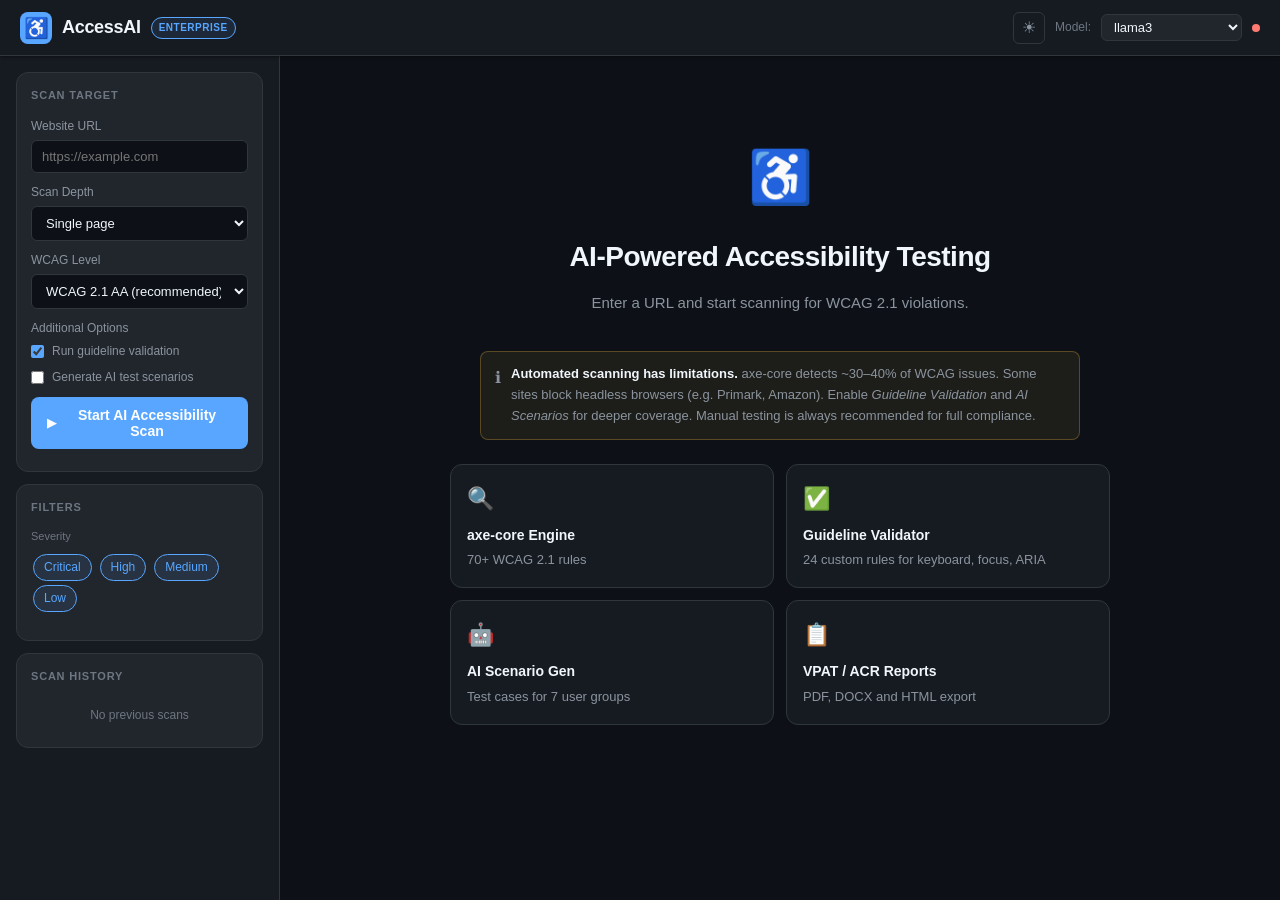
<file: frontend/index.html>
<!DOCTYPE html>
<html lang="en">
<head>
  <meta charset="UTF-8" />
  <meta name="viewport" content="width=device-width, initial-scale=1.0" />
  <title>AccessAI — Accessibility Testing Agent</title>
  <link rel="stylesheet" href="styles/main.css" />
  <link rel="stylesheet" href="styles/dashboard.css" />
  <link rel="stylesheet" href="styles/components.css" />
</head>
<body class="dark-theme" data-theme="dark">
  <nav class="navbar">
    <div class="nav-brand">
      <div class="brand-icon">♿</div>
      <span class="brand-name">AccessAI</span>
      <span class="brand-tag">Enterprise</span>
    </div>
    <div class="nav-actions">
      <button class="btn-icon" id="themeToggle" title="Toggle theme">☀</button>
      <span class="nav-model-label">Model:</span>
      <select id="modelSelect" class="model-select">
        <option value="llama3">llama3</option>
        <option value="mistral">mistral</option>
        <option value="phi3:mini">phi3:mini (fastest)</option>
        <option value="deepseek-r1">deepseek-r1</option>
        <option value="qwen2.5">qwen2.5</option>
      </select>
      <div class="status-dot" id="ollamaStatus" title="Ollama status"></div>
    </div>
  </nav>

  <div class="app-layout">
    <aside class="sidebar">
      <div class="sidebar-section">
        <h3 class="sidebar-title">Scan Target</h3>
        <div class="input-group">
          <label class="input-label">Website URL</label>
          <input type="url" id="urlInput" class="url-input" placeholder="https://example.com" />
        </div>
        <div class="input-group">
          <label class="input-label">Scan Depth</label>
          <select id="scanDepth" class="select-input">
            <option value="1">Single page</option>
            <option value="3">Up to 3 pages</option>
            <option value="5">Up to 5 pages</option>
          </select>
        </div>
        <div class="input-group">
          <label class="input-label">WCAG Level</label>
          <select id="wcagLevel" class="select-input">
            <option value="AA">WCAG 2.1 AA (recommended)</option>
            <option value="A">WCAG 2.1 A</option>
            <option value="AAA">WCAG 2.1 AAA</option>
          </select>
        </div>
        <div class="input-group">
          <label class="input-label">Additional Options</label>
          <label class="toggle-row"><input type="checkbox" id="runGuidelines" checked /><span class="toggle-label">Run guideline validation</span></label>
          <label class="toggle-row"><input type="checkbox" id="runScenarios" /><span class="toggle-label">Generate AI test scenarios</span></label>
        </div>
        <button class="btn-primary btn-full" id="startScanBtn"><span class="btn-icon-left">▶</span> Start AI Accessibility Scan</button>
        <button class="btn-secondary btn-full" id="downloadReportBtn" style="display:none">⬇ Download HTML Report</button>
        <button class="btn-secondary btn-full" id="downloadVpatBtn" style="display:none">📄 Download VPAT/ACR</button>
      </div>
      <div class="sidebar-section">
        <h3 class="sidebar-title">Filters</h3>
        <div class="filter-group" id="severityFilters">
          <div class="filter-label">Severity</div>
          <label class="filter-chip active" data-filter="critical"><input type="checkbox" checked value="critical"> Critical</label>
          <label class="filter-chip active" data-filter="high"><input type="checkbox" checked value="high"> High</label>
          <label class="filter-chip active" data-filter="medium"><input type="checkbox" checked value="medium"> Medium</label>
          <label class="filter-chip active" data-filter="low"><input type="checkbox" checked value="low"> Low</label>
        </div>
      </div>
      <div class="sidebar-section">
        <h3 class="sidebar-title">Scan History</h3>
        <div id="scanHistory" class="history-list"><div class="history-empty">No previous scans</div></div>
      </div>
    </aside>

    <main class="main-content">
      <!-- WELCOME -->
      <div class="welcome-state" id="welcomeState">
        <div class="welcome-icon">♿</div>
        <h1 class="welcome-title">AI-Powered Accessibility Testing</h1>
        <p class="welcome-sub">Enter a URL and start scanning for WCAG 2.1 violations.</p>
        <div class="notice-box" style="margin:0 auto 24px;max-width:600px;text-align:left">
          <div class="notice-icon">ℹ</div>
          <div class="notice-body">
            <strong>Automated scanning has limitations.</strong>
            axe-core detects ~30–40% of WCAG issues. Some sites block headless browsers
            (e.g. Primark, Amazon). Enable <em>Guideline Validation</em> and <em>AI Scenarios</em>
            for deeper coverage. Manual testing is always recommended for full compliance.
          </div>
        </div>
        <div class="feature-grid">
          <div class="feature-card"><div class="feature-icon">🔍</div><div class="feature-title">axe-core Engine</div><div class="feature-desc">70+ WCAG 2.1 rules</div></div>
          <div class="feature-card"><div class="feature-icon">✅</div><div class="feature-title">Guideline Validator</div><div class="feature-desc">24 custom rules for keyboard, focus, ARIA</div></div>
          <div class="feature-card"><div class="feature-icon">🤖</div><div class="feature-title">AI Scenario Gen</div><div class="feature-desc">Test cases for 7 user groups</div></div>
          <div class="feature-card"><div class="feature-icon">📋</div><div class="feature-title">VPAT / ACR Reports</div><div class="feature-desc">PDF, DOCX and HTML export</div></div>
        </div>
      </div>

      <!-- PROGRESS -->
      <div class="scan-progress-state" id="scanProgressState" style="display:none">
        <div class="progress-header"><div class="spinner"></div><h2 class="progress-title" id="progressTitle">Initializing scan...</h2></div>
        <div class="progress-bar-wrapper"><div class="progress-bar" id="progressBar" style="width:0%"></div></div>
        <div class="progress-steps">
          <div class="progress-step" id="step-browser"><div class="step-dot"></div><span>Launching browser</span></div>
          <div class="progress-step" id="step-navigate"><div class="step-dot"></div><span>Navigating to URL</span></div>
          <div class="progress-step" id="step-axe"><div class="step-dot"></div><span>Injecting axe-core</span></div>
          <div class="progress-step" id="step-scan"><div class="step-dot"></div><span>Running accessibility scan</span></div>
          <div class="progress-step" id="step-ai"><div class="step-dot"></div><span>AI analyzing violations</span></div>
          <div class="progress-step" id="step-report"><div class="step-dot"></div><span>Generating report</span></div>
        </div>
      </div>

      <!-- RESULTS -->
      <div class="results-state" id="resultsState" style="display:none">
        <div class="score-row">
          <div class="score-card score-main">
            <div class="score-circle">
              <svg viewBox="0 0 100 100"><circle class="score-bg" cx="50" cy="50" r="42"/><circle class="score-ring" id="scoreRing" cx="50" cy="50" r="42" stroke-dasharray="264" stroke-dashoffset="264"/></svg>
              <div class="score-number" id="scoreNumber">--</div>
            </div>
            <div class="score-label">Axe Accessibility Score</div>
            <div class="score-formula" id="scoreFormula"></div>
            <div class="score-grade" id="scoreGrade">--</div>
          </div>
          <div class="metric-cards">
            <div class="metric-card metric-critical"><div class="metric-value" id="metricCritical">0</div><div class="metric-label">Critical</div></div>
            <div class="metric-card metric-high"><div class="metric-value" id="metricHigh">0</div><div class="metric-label">High</div></div>
            <div class="metric-card metric-medium"><div class="metric-value" id="metricMedium">0</div><div class="metric-label">Medium</div></div>
            <div class="metric-card metric-low"><div class="metric-value" id="metricLow">0</div><div class="metric-label">Low</div></div>
            <div class="metric-card metric-passed" id="metricPassedCard" style="cursor:pointer" title="Click to understand what Passed means">
              <div class="metric-value" id="metricPassed">0</div>
              <div class="metric-label">Passed ℹ</div>
            </div>
          </div>
        </div>

        <!-- Scan quality warning -->
        <div class="notice-box" id="scanQualityNotice" style="display:none;margin-bottom:12px">
          <div class="notice-icon">⚠</div>
          <div class="notice-body" id="scanQualityText"></div>
        </div>

        <!-- 7 TABS -->
        <div class="tab-bar">
          <button class="tab active" data-tab="violations">Violations</button>
          <button class="tab" data-tab="rule-evidence">Rule Evidence</button>
          <button class="tab" data-tab="passed-checks">Passed Checks</button>
          <button class="tab" data-tab="scenarios">Scenarios</button>
          <button class="tab" data-tab="ai-analysis">AI Analysis</button>
          <button class="tab" data-tab="screenshot">Screenshots</button>
          <button class="tab" data-tab="executive">Executive Summary</button>
        </div>

        <!-- VIOLATIONS TAB -->
        <div class="tab-panel active" id="tab-violations">
          <div class="table-toolbar">
            <input type="text" class="search-input" id="violationSearch" placeholder="Search violations...">
            <span class="result-count" id="resultCount">0 issues</span>
          </div>
          <div class="violations-table-wrapper">
            <table class="violations-table">
              <thead><tr><th>Severity</th><th>Issue</th><th>WCAG</th><th>Affected</th><th>Actions</th></tr></thead>
              <tbody id="violationsTableBody"></tbody>
            </table>
          </div>
        </div>

        <!-- RULE EVIDENCE TAB -->
        <div class="tab-panel" id="tab-rule-evidence" style="display:none">
          <p class="text-secondary" style="font-size:13px;margin-bottom:14px">
            Results from the custom guideline validator — covers configured rules for keyboard navigation,
            focus visibility, ARIA, semantic HTML, forms, modals and error messages that axe-core misses.
          </p>
          <div id="ruleEvidenceContent">
            <div class="empty-state"><div class="empty-state-icon">⚙</div>Enable guideline validation in the sidebar and re-scan to see results here.</div>
          </div>
        </div>

        <!-- PASSED CHECKS TAB (NEW) -->
        <div class="tab-panel" id="tab-passed-checks" style="display:none">
          <div class="notice-box" style="margin-bottom:16px">
            <div class="notice-icon">ℹ</div>
            <div class="notice-body">
              <strong>What does "Passed" mean?</strong>
              Each row is one axe-core <em>rule</em> that ran and found <em>no violations</em> on this page —
              for example <code>image-alt: PASS</code> means all images had alt text.
              A high count does <strong>not</strong> mean the site is fully accessible —
              automated tools cover only ~30-40% of WCAG 2.1 criteria.
              <a href="https://www.deque.com/axe/core-documentation/api-documentation/#results-object" target="_blank" style="color:var(--accent)">Learn more about axe-core results ↗</a> &nbsp;|&nbsp;
              <a href="https://www.w3.org/WAI/test-evaluate/preliminary/" target="_blank" style="color:var(--accent)">W3C Manual Check Guide ↗</a>
            </div>
          </div>
          <div id="passedChecksContent">
            <div class="empty-state"><div class="empty-state-icon">✓</div>Run a scan to see passed checks.</div>
          </div>
        </div>

        <!-- SCENARIOS TAB -->
        <div class="tab-panel" id="tab-scenarios" style="display:none">
          <div id="scenariosContent">
            <div class="empty-state"><div class="empty-state-icon">🤖</div>Enable "Generate AI test scenarios" in the sidebar and re-scan.</div>
          </div>
        </div>

        <!-- AI ANALYSIS TAB -->
        <div class="tab-panel" id="tab-ai-analysis" style="display:none">
          <div class="ai-analysis-list" id="aiAnalysisList"></div>
        </div>

        <!-- SCREENSHOTS TAB (multiple) -->
        <div class="tab-panel" id="tab-screenshot" style="display:none">
          <p class="text-secondary" style="font-size:13px;margin-bottom:14px">
            Screenshots captured during the scan. The page is captured after JavaScript loads.
            For multi-page scans, one screenshot per page is shown.
          </p>
          <div id="screenshotsGrid" class="screenshots-grid">
            <div class="screenshot-placeholder-state" id="screenshotPlaceholder">No screenshot available</div>
          </div>
        </div>

        <!-- EXECUTIVE SUMMARY TAB -->
        <div class="tab-panel" id="tab-executive" style="display:none">
          <div class="executive-summary" id="executiveSummary"></div>
        </div>
      </div>
    </main>
  </div>

  <!-- MODAL: Violation Detail -->
  <div class="modal-overlay" id="violationModal" style="display:none">
    <div class="modal">
      <div class="modal-header"><h2 class="modal-title" id="modalTitle">Violation Detail</h2><button class="modal-close" id="modalClose">✕</button></div>
      <div class="modal-body" id="modalBody"></div>
    </div>
  </div>

  <div class="toast-container" id="toastContainer"></div>
  <script src="scripts/api.js"></script>
  <script src="scripts/ui.js"></script>
  <script src="scripts/scanner.js"></script>
  <script src="scripts/app.js"></script>
</body>
</html>
</file>
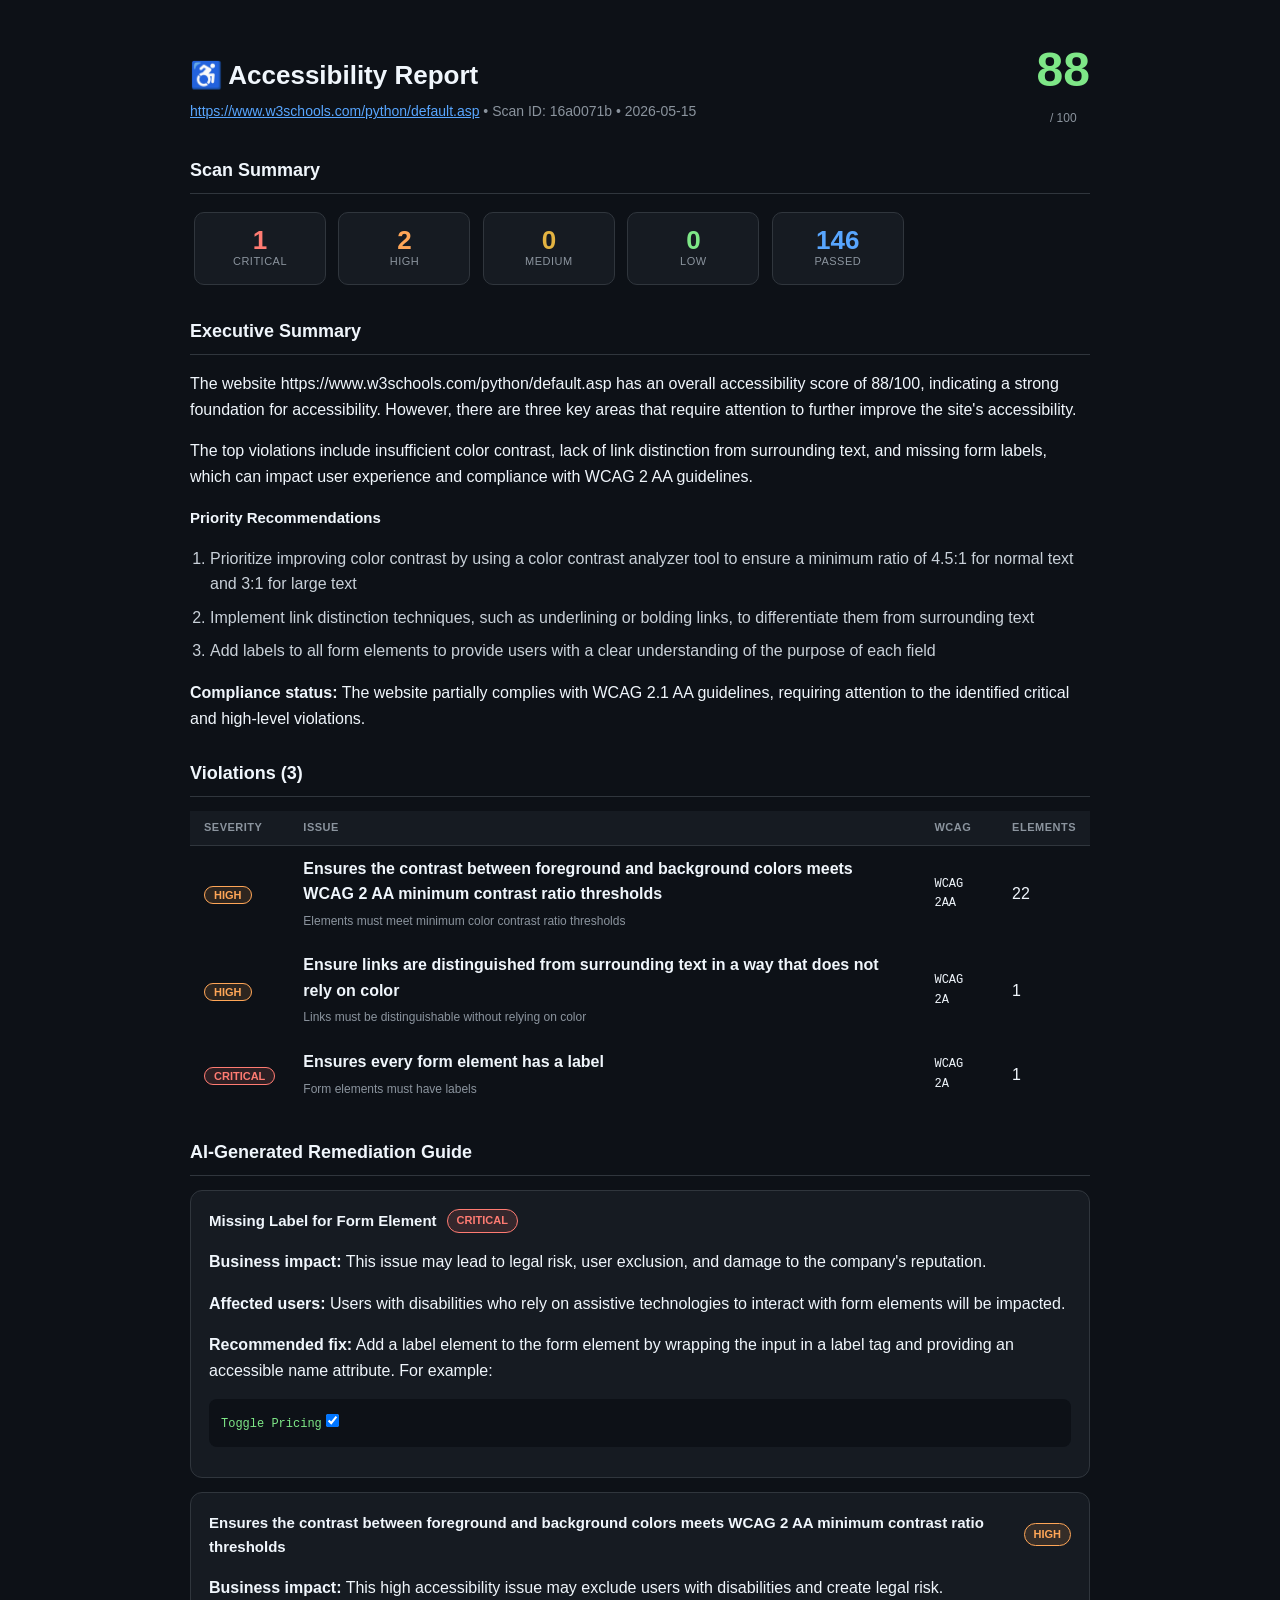
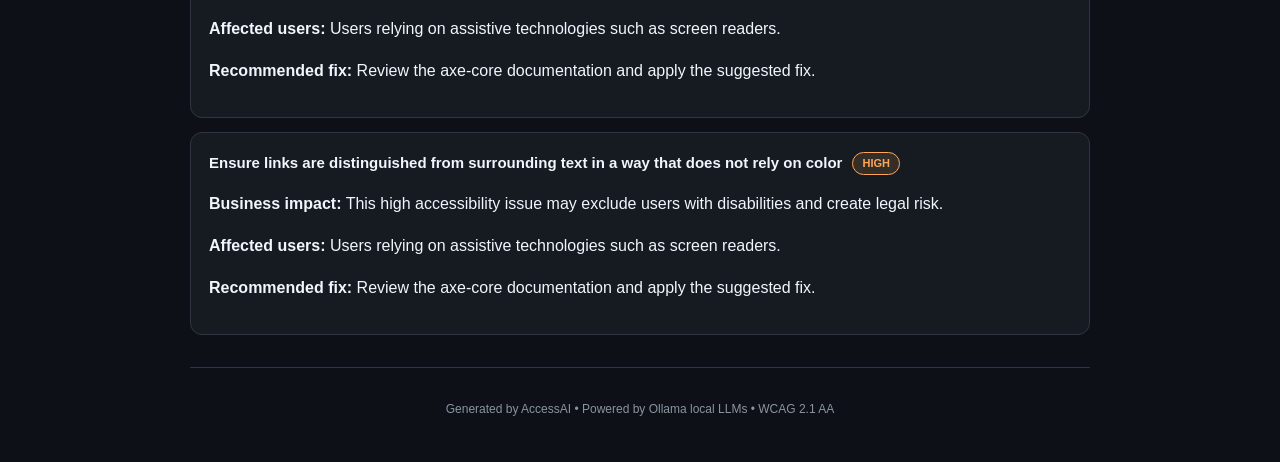
<file: data/reports/report-16a0071b.html>
<!DOCTYPE html>
<html lang="en">
<head>
<meta charset="UTF-8">
<meta name="viewport" content="width=device-width,initial-scale=1">
<title>Accessibility Report — https://www.w3schools.com/python/default.asp</title>
<style>
  body { margin:0; font-family:-apple-system,BlinkMacSystemFont,'Segoe UI',sans-serif;
    background:#0d1117; color:#f0f6fc; line-height:1.6; }
  .container { max-width:900px; margin:0 auto; padding:32px 24px; }
  h1 { font-size:26px; font-weight:700; margin-bottom:4px; }
  h2 { font-size:18px; font-weight:600; border-bottom:1px solid #30363d; padding-bottom:8px; margin:28px 0 14px; }
  table { width:100%; border-collapse:collapse; }
  th { text-align:left; padding:8px 14px; color:#8b949e; font-size:11px; text-transform:uppercase;
    letter-spacing:.5px; border-bottom:1px solid #30363d; background:#161b22; }
  tr:hover td { background:#161b22; }
  .metric { display:inline-block; background:#161b22; border:1px solid #30363d;
    border-radius:10px; padding:14px 20px; text-align:center; margin:4px; min-width:90px; }
  .metric-val { font-size:26px; font-weight:700; line-height:1; }
  .metric-lbl { font-size:11px; color:#8b949e; text-transform:uppercase; letter-spacing:.5px; }
  a { color:#58a6ff; }
  .tag { background:#21262d; border:1px solid #30363d; border-radius:6px;
    padding:2px 8px; font-size:11px; color:#8b949e; font-family:monospace; }
</style>
</head>
<body>
<div class="container">
  <div style="display:flex;align-items:center;justify-content:space-between;margin-bottom:24px">
    <div>
      <h1>♿ Accessibility Report</h1>
      <div style="color:#8b949e;font-size:14px">
        <a href="https://www.w3schools.com/python/default.asp">https://www.w3schools.com/python/default.asp</a> &bull; Scan ID: 16a0071b &bull; 2026-05-15
      </div>
    </div>
    <div style="text-align:center">
      <div style="font-size:48px;font-weight:800;color:#7ee787">88</div>
      <div style="font-size:12px;color:#8b949e">/ 100</div>
    </div>
  </div>

  <!-- METRICS -->
  <h2>Scan Summary</h2>
  <div>
    <div class="metric"><div class="metric-val" style="color:#ff7b72">1</div><div class="metric-lbl">Critical</div></div>
    <div class="metric"><div class="metric-val" style="color:#ffa657">2</div><div class="metric-lbl">High</div></div>
    <div class="metric"><div class="metric-val" style="color:#e3b341">0</div><div class="metric-lbl">Medium</div></div>
    <div class="metric"><div class="metric-val" style="color:#7ee787">0</div><div class="metric-lbl">Low</div></div>
    <div class="metric"><div class="metric-val" style="color:#58a6ff">146</div><div class="metric-lbl">Passed</div></div>
  </div>

  <!-- EXECUTIVE SUMMARY -->
  <h2>Executive Summary</h2>
  <p>The website https://www.w3schools.com/python/default.asp has an overall accessibility score of 88/100, indicating a strong foundation for accessibility. However, there are three key areas that require attention to further improve the site's accessibility.</p>
  <p>The top violations include insufficient color contrast, lack of link distinction from surrounding text, and missing form labels, which can impact user experience and compliance with WCAG 2 AA guidelines.</p>
  <h3 style="font-size:15px;margin:16px 0 8px">Priority Recommendations</h3>
  <ol style="color:#c9d1d9;padding-left:20px"><li style="margin-bottom:8px">Prioritize improving color contrast by using a color contrast analyzer tool to ensure a minimum ratio of 4.5:1 for normal text and 3:1 for large text</li><li style="margin-bottom:8px">Implement link distinction techniques, such as underlining or bolding links, to differentiate them from surrounding text</li><li style="margin-bottom:8px">Add labels to all form elements to provide users with a clear understanding of the purpose of each field</li></ol>
  <p><b>Compliance status:</b> The website partially complies with WCAG 2.1 AA guidelines, requiring attention to the identified critical and high-level violations.</p>

  <!-- VIOLATIONS TABLE -->
  <h2>Violations (3)</h2>
  <table>
    <thead><tr><th>Severity</th><th>Issue</th><th>WCAG</th><th>Elements</th></tr></thead>
    <tbody><tr>
          <td style="padding:10px 14px"><span style="background:#ffa65722;color:#ffa657;border:1px solid #ffa657;border-radius:12px;padding:2px 9px;font-size:11px;font-weight:700;text-transform:uppercase">high</span></td>
          <td style="padding:10px 14px"><b>Ensures the contrast between foreground and background colors meets WCAG 2 AA minimum contrast ratio thresholds</b><br><span style="color:#8b949e;font-size:12px">Elements must meet minimum color contrast ratio thresholds</span></td>
          <td style="padding:10px 14px;font-family:monospace;font-size:12px">WCAG 2AA</td>
          <td style="padding:10px 14px">22</td>
        </tr><tr>
          <td style="padding:10px 14px"><span style="background:#ffa65722;color:#ffa657;border:1px solid #ffa657;border-radius:12px;padding:2px 9px;font-size:11px;font-weight:700;text-transform:uppercase">high</span></td>
          <td style="padding:10px 14px"><b>Ensure links are distinguished from surrounding text in a way that does not rely on color</b><br><span style="color:#8b949e;font-size:12px">Links must be distinguishable without relying on color</span></td>
          <td style="padding:10px 14px;font-family:monospace;font-size:12px">WCAG 2A</td>
          <td style="padding:10px 14px">1</td>
        </tr><tr>
          <td style="padding:10px 14px"><span style="background:#ff7b7222;color:#ff7b72;border:1px solid #ff7b72;border-radius:12px;padding:2px 9px;font-size:11px;font-weight:700;text-transform:uppercase">critical</span></td>
          <td style="padding:10px 14px"><b>Ensures every form element has a label</b><br><span style="color:#8b949e;font-size:12px">Form elements must have labels</span></td>
          <td style="padding:10px 14px;font-family:monospace;font-size:12px">WCAG 2A</td>
          <td style="padding:10px 14px">1</td>
        </tr></tbody>
  </table>

  <!-- AI ANALYSIS -->
  <h2>AI-Generated Remediation Guide</h2>
  
        <div style="background:#161b22;border:1px solid #30363d;border-radius:12px;padding:18px;margin-bottom:14px">
          <div style="display:flex;align-items:center;gap:10px;margin-bottom:12px">
            <b style="font-size:15px">Missing Label for Form Element</b>
            <span style="background:#ff7b7222;color:#ff7b72;border:1px solid #ff7b72;border-radius:12px;padding:2px 9px;font-size:11px;font-weight:700;text-transform:uppercase">critical</span>
          </div>
          <p><b>Business impact:</b> This issue may lead to legal risk, user exclusion, and damage to the company's reputation.</p>
          <p><b>Affected users:</b> Users with disabilities who rely on assistive technologies to interact with form elements will be impacted.</p>
          <p><b>Recommended fix:</b> Add a label element to the form element by wrapping the input in a label tag and providing an accessible name attribute. For example:</p>
          <pre style="background:#0d1117;color:#7ee787;padding:12px;border-radius:8px;overflow-x:auto;font-size:12px"><label class='plans-toggle-label' for='plans-toggle-pricing'>Toggle Pricing</label><input class='plans-toggle-input' type='checkbox' id='plans-toggle-pricing' onchange='togglePricing()' checked=''></pre>
        </div>
        <div style="background:#161b22;border:1px solid #30363d;border-radius:12px;padding:18px;margin-bottom:14px">
          <div style="display:flex;align-items:center;gap:10px;margin-bottom:12px">
            <b style="font-size:15px">Ensures the contrast between foreground and background colors meets WCAG 2 AA minimum contrast ratio thresholds</b>
            <span style="background:#ffa65722;color:#ffa657;border:1px solid #ffa657;border-radius:12px;padding:2px 9px;font-size:11px;font-weight:700;text-transform:uppercase">high</span>
          </div>
          <p><b>Business impact:</b> This high accessibility issue may exclude users with disabilities and create legal risk.</p>
          <p><b>Affected users:</b> Users relying on assistive technologies such as screen readers.</p>
          <p><b>Recommended fix:</b> Review the axe-core documentation and apply the suggested fix.</p>
          
        </div>
        <div style="background:#161b22;border:1px solid #30363d;border-radius:12px;padding:18px;margin-bottom:14px">
          <div style="display:flex;align-items:center;gap:10px;margin-bottom:12px">
            <b style="font-size:15px">Ensure links are distinguished from surrounding text in a way that does not rely on color</b>
            <span style="background:#ffa65722;color:#ffa657;border:1px solid #ffa657;border-radius:12px;padding:2px 9px;font-size:11px;font-weight:700;text-transform:uppercase">high</span>
          </div>
          <p><b>Business impact:</b> This high accessibility issue may exclude users with disabilities and create legal risk.</p>
          <p><b>Affected users:</b> Users relying on assistive technologies such as screen readers.</p>
          <p><b>Recommended fix:</b> Review the axe-core documentation and apply the suggested fix.</p>
          
        </div>

  <hr style="border:none;border-top:1px solid #30363d;margin:32px 0">
  <p style="color:#8b949e;font-size:12px;text-align:center">
    Generated by AccessAI &bull; Powered by Ollama local LLMs &bull; WCAG 2.1 AA
  </p>
</div>
</body>
</html>
</file>
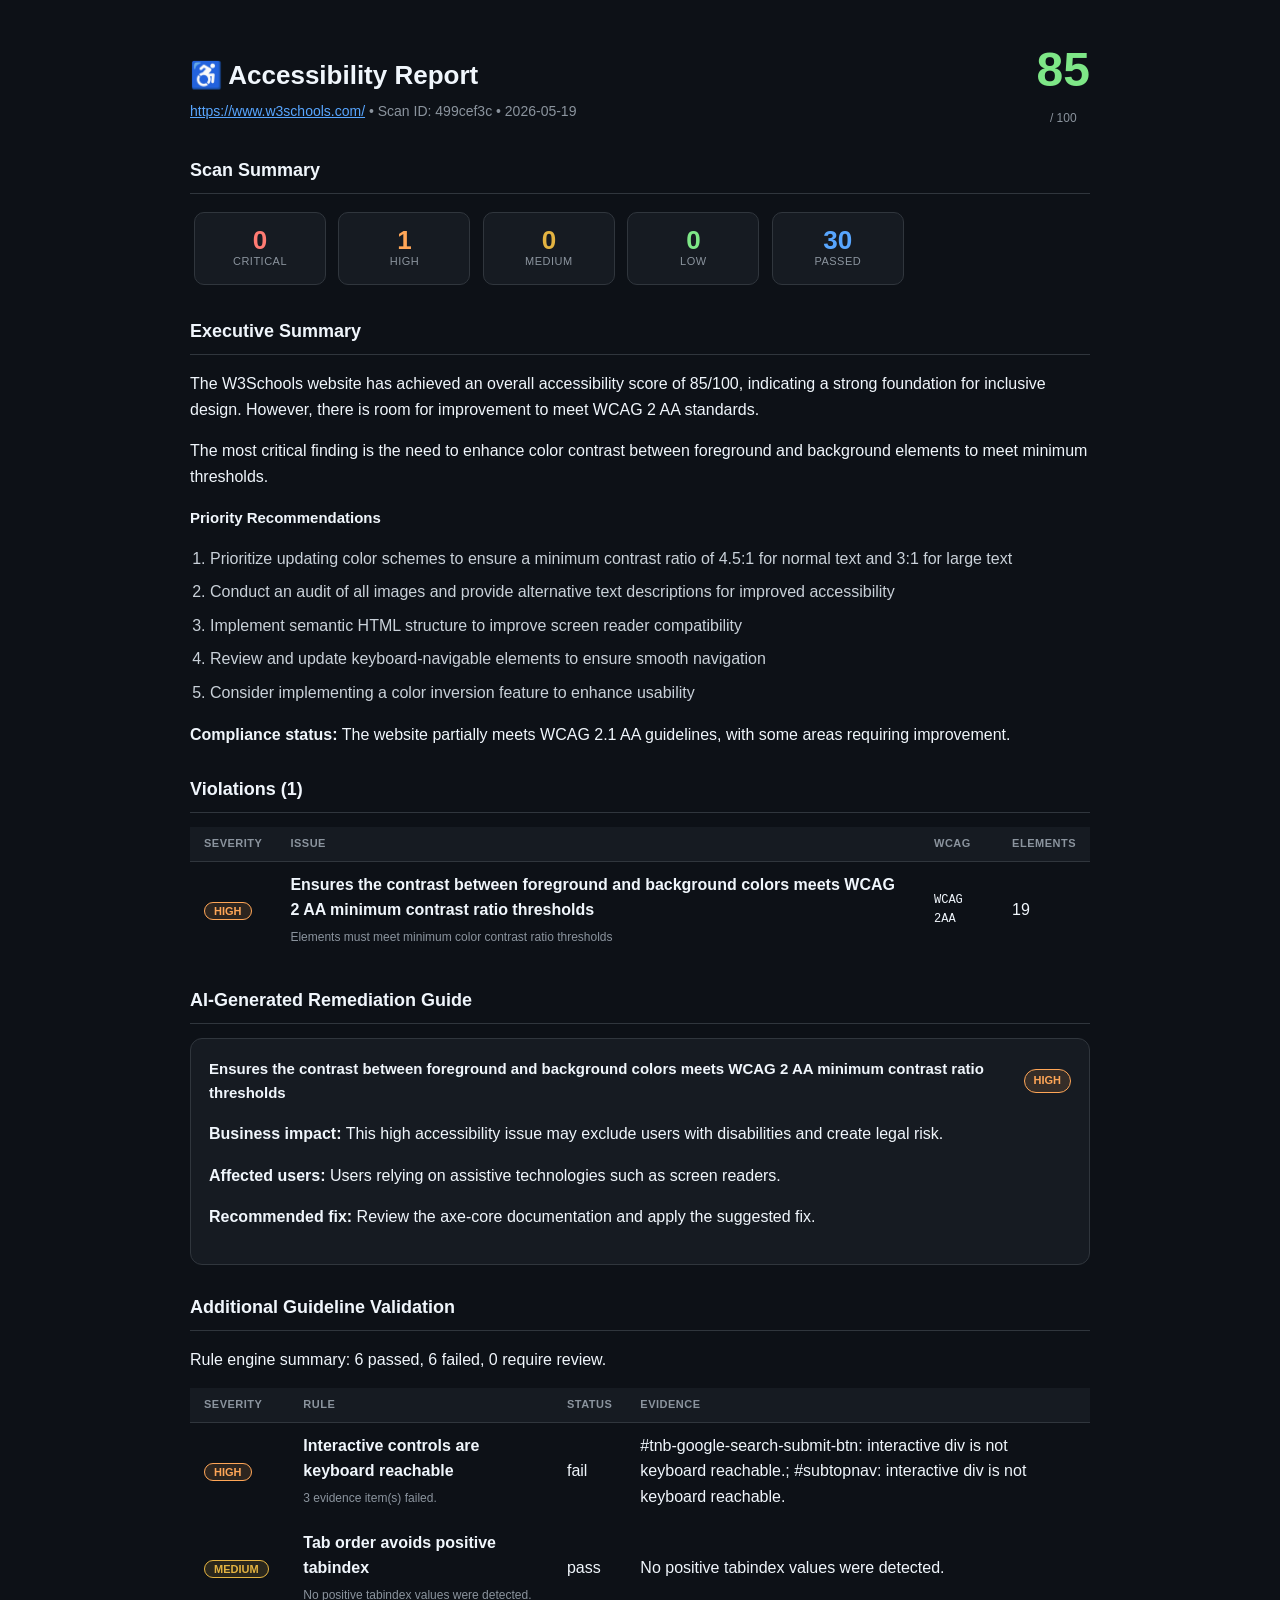
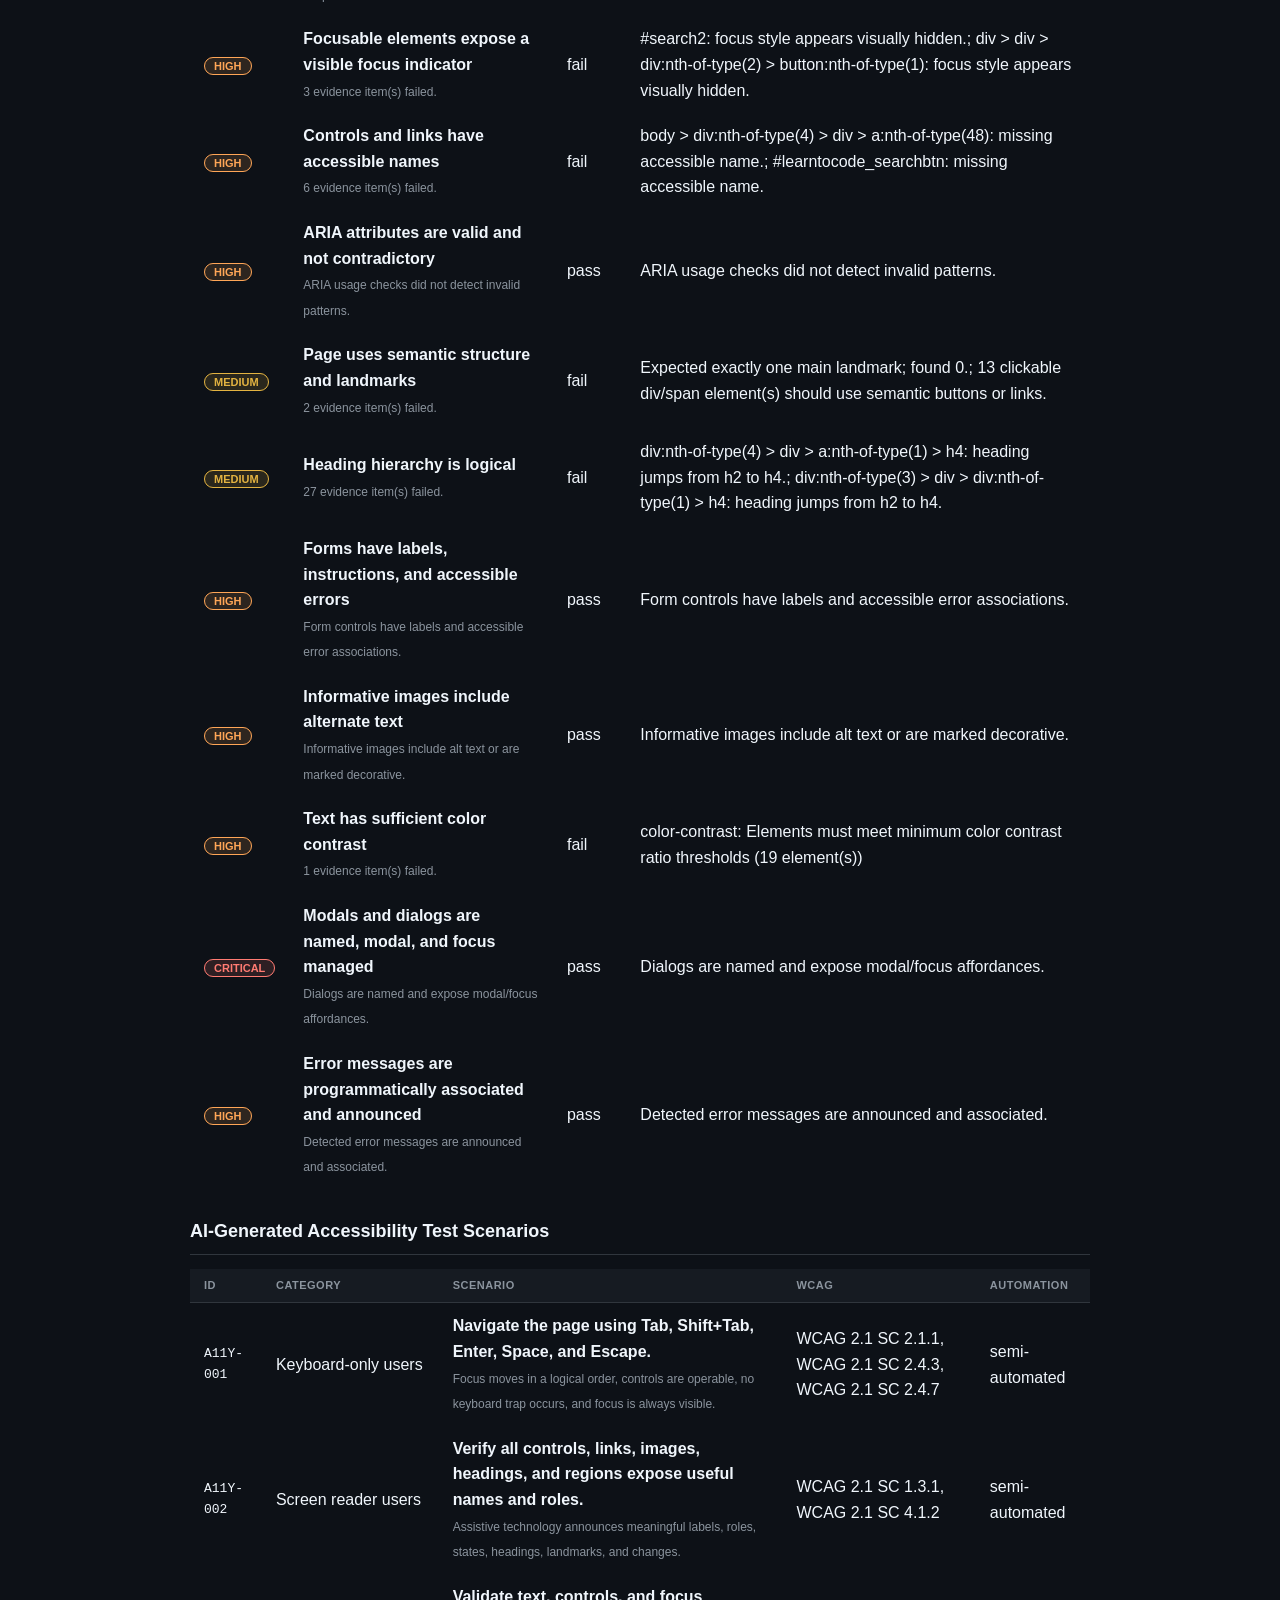
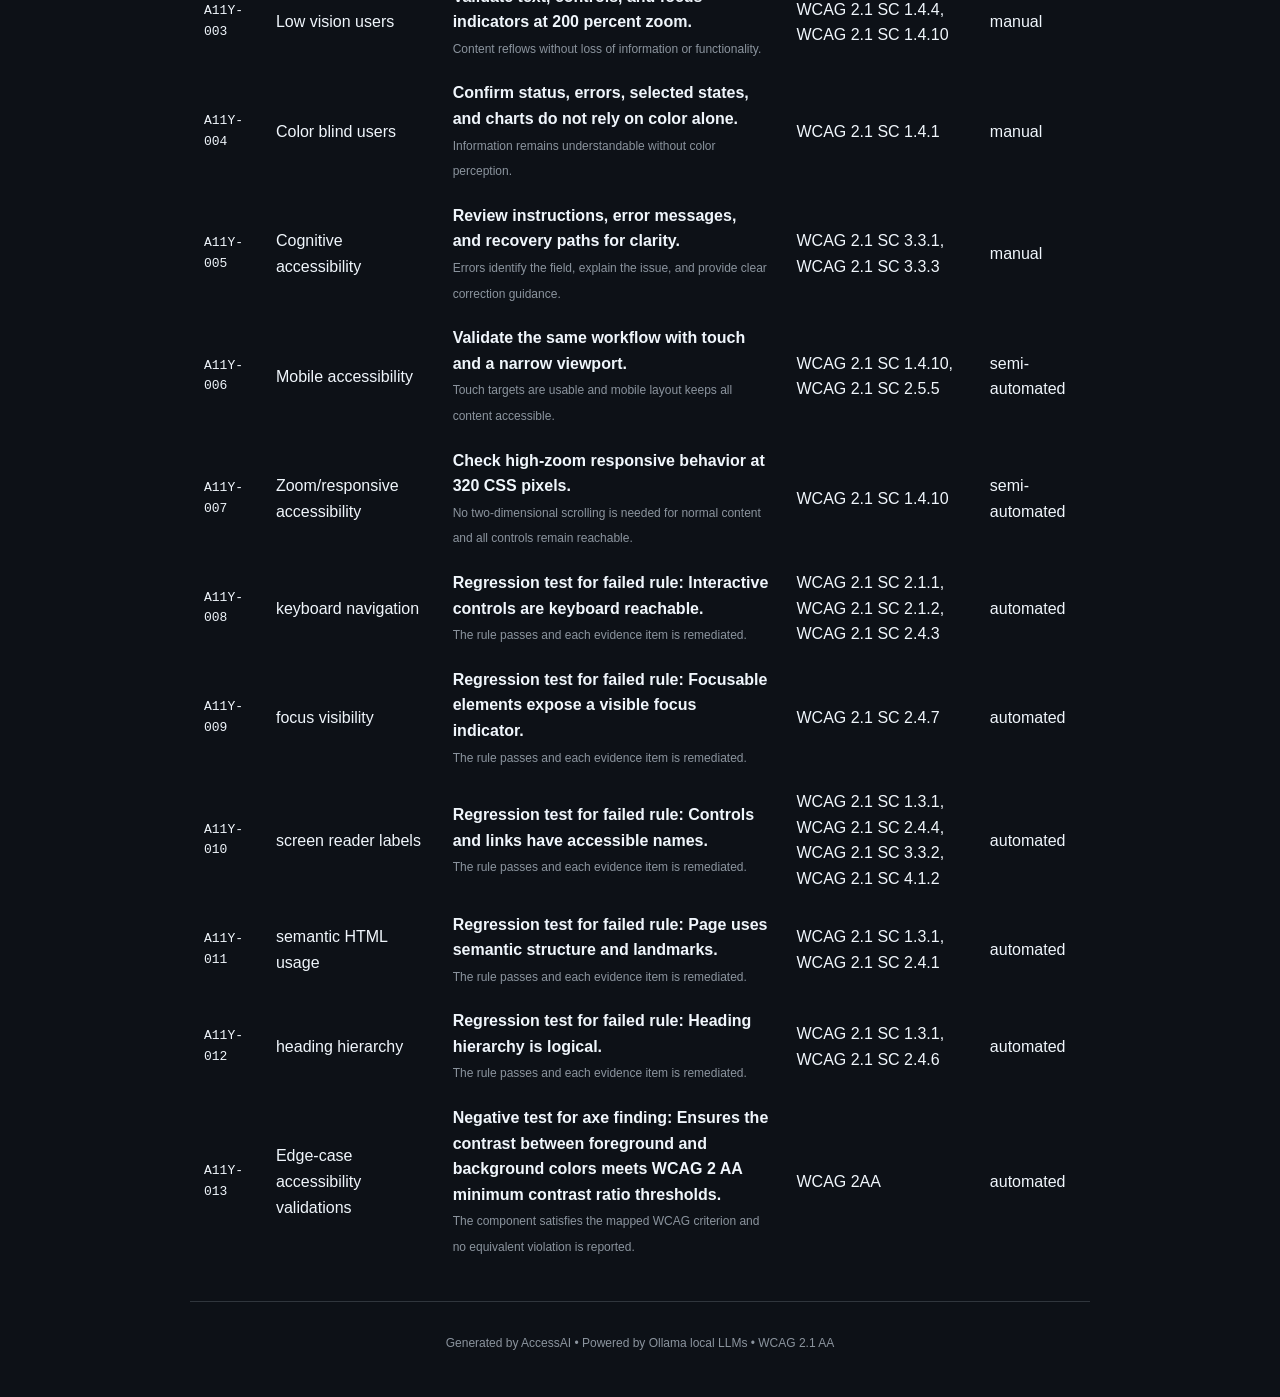
<file: data/reports/report-499cef3c.html>
<!DOCTYPE html>
<html lang="en">
<head>
<meta charset="UTF-8">
<meta name="viewport" content="width=device-width,initial-scale=1">
<title>Accessibility Report — https://www.w3schools.com/</title>
<style>
  body { margin:0; font-family:-apple-system,BlinkMacSystemFont,'Segoe UI',sans-serif;
    background:#0d1117; color:#f0f6fc; line-height:1.6; }
  .container { max-width:900px; margin:0 auto; padding:32px 24px; }
  h1 { font-size:26px; font-weight:700; margin-bottom:4px; }
  h2 { font-size:18px; font-weight:600; border-bottom:1px solid #30363d; padding-bottom:8px; margin:28px 0 14px; }
  table { width:100%; border-collapse:collapse; }
  th { text-align:left; padding:8px 14px; color:#8b949e; font-size:11px; text-transform:uppercase;
    letter-spacing:.5px; border-bottom:1px solid #30363d; background:#161b22; }
  tr:hover td { background:#161b22; }
  .metric { display:inline-block; background:#161b22; border:1px solid #30363d;
    border-radius:10px; padding:14px 20px; text-align:center; margin:4px; min-width:90px; }
  .metric-val { font-size:26px; font-weight:700; line-height:1; }
  .metric-lbl { font-size:11px; color:#8b949e; text-transform:uppercase; letter-spacing:.5px; }
  a { color:#58a6ff; }
  .tag { background:#21262d; border:1px solid #30363d; border-radius:6px;
    padding:2px 8px; font-size:11px; color:#8b949e; font-family:monospace; }
</style>
</head>
<body>
<div class="container">
  <div style="display:flex;align-items:center;justify-content:space-between;margin-bottom:24px">
    <div>
      <h1>♿ Accessibility Report</h1>
      <div style="color:#8b949e;font-size:14px">
        <a href="https://www.w3schools.com/">https://www.w3schools.com/</a> &bull; Scan ID: 499cef3c &bull; 2026-05-19
      </div>
    </div>
    <div style="text-align:center">
      <div style="font-size:48px;font-weight:800;color:#7ee787">85</div>
      <div style="font-size:12px;color:#8b949e">/ 100</div>
    </div>
  </div>

  <!-- METRICS -->
  <h2>Scan Summary</h2>
  <div>
    <div class="metric"><div class="metric-val" style="color:#ff7b72">0</div><div class="metric-lbl">Critical</div></div>
    <div class="metric"><div class="metric-val" style="color:#ffa657">1</div><div class="metric-lbl">High</div></div>
    <div class="metric"><div class="metric-val" style="color:#e3b341">0</div><div class="metric-lbl">Medium</div></div>
    <div class="metric"><div class="metric-val" style="color:#7ee787">0</div><div class="metric-lbl">Low</div></div>
    <div class="metric"><div class="metric-val" style="color:#58a6ff">30</div><div class="metric-lbl">Passed</div></div>
  </div>

  <!-- EXECUTIVE SUMMARY -->
  <h2>Executive Summary</h2>
  <p>The W3Schools website has achieved an overall accessibility score of 85/100, indicating a strong foundation for inclusive design. However, there is room for improvement to meet WCAG 2 AA standards.</p>
  <p>The most critical finding is the need to enhance color contrast between foreground and background elements to meet minimum thresholds.</p>
  <h3 style="font-size:15px;margin:16px 0 8px">Priority Recommendations</h3>
  <ol style="color:#c9d1d9;padding-left:20px"><li style="margin-bottom:8px">Prioritize updating color schemes to ensure a minimum contrast ratio of 4.5:1 for normal text and 3:1 for large text</li><li style="margin-bottom:8px">Conduct an audit of all images and provide alternative text descriptions for improved accessibility</li><li style="margin-bottom:8px">Implement semantic HTML structure to improve screen reader compatibility</li><li style="margin-bottom:8px">Review and update keyboard-navigable elements to ensure smooth navigation</li><li style="margin-bottom:8px">Consider implementing a color inversion feature to enhance usability</li></ol>
  <p><b>Compliance status:</b> The website partially meets WCAG 2.1 AA guidelines, with some areas requiring improvement.</p>

  <!-- VIOLATIONS TABLE -->
  <h2>Violations (1)</h2>
  <table>
    <thead><tr><th>Severity</th><th>Issue</th><th>WCAG</th><th>Elements</th></tr></thead>
    <tbody><tr>
          <td style="padding:10px 14px"><span style="background:#ffa65722;color:#ffa657;border:1px solid #ffa657;border-radius:12px;padding:2px 9px;font-size:11px;font-weight:700;text-transform:uppercase">high</span></td>
          <td style="padding:10px 14px"><b>Ensures the contrast between foreground and background colors meets WCAG 2 AA minimum contrast ratio thresholds</b><br><span style="color:#8b949e;font-size:12px">Elements must meet minimum color contrast ratio thresholds</span></td>
          <td style="padding:10px 14px;font-family:monospace;font-size:12px">WCAG 2AA</td>
          <td style="padding:10px 14px">19</td>
        </tr></tbody>
  </table>

  <!-- AI ANALYSIS -->
  <h2>AI-Generated Remediation Guide</h2>
  
        <div style="background:#161b22;border:1px solid #30363d;border-radius:12px;padding:18px;margin-bottom:14px">
          <div style="display:flex;align-items:center;gap:10px;margin-bottom:12px">
            <b style="font-size:15px">Ensures the contrast between foreground and background colors meets WCAG 2 AA minimum contrast ratio thresholds</b>
            <span style="background:#ffa65722;color:#ffa657;border:1px solid #ffa657;border-radius:12px;padding:2px 9px;font-size:11px;font-weight:700;text-transform:uppercase">high</span>
          </div>
          <p><b>Business impact:</b> This high accessibility issue may exclude users with disabilities and create legal risk.</p>
          <p><b>Affected users:</b> Users relying on assistive technologies such as screen readers.</p>
          <p><b>Recommended fix:</b> Review the axe-core documentation and apply the suggested fix.</p>
          
        </div>

  <!-- RULE ENGINE -->
  <h2>Additional Guideline Validation</h2>
  <p>Rule engine summary: 6 passed,
     6 failed,
     0 require review.</p>
  <table>
    <thead><tr><th>Severity</th><th>Rule</th><th>Status</th><th>Evidence</th></tr></thead>
    <tbody><tr>
          <td style="padding:10px 14px"><span style="background:#ffa65722;color:#ffa657;border:1px solid #ffa657;border-radius:12px;padding:2px 9px;font-size:11px;font-weight:700;text-transform:uppercase">high</span></td>
          <td style="padding:10px 14px"><b>Interactive controls are keyboard reachable</b><br><span style="color:#8b949e;font-size:12px">3 evidence item(s) failed.</span></td>
          <td style="padding:10px 14px">fail</td>
          <td style="padding:10px 14px">#tnb-google-search-submit-btn: interactive div is not keyboard reachable.; #subtopnav: interactive div is not keyboard reachable.</td>
        </tr><tr>
          <td style="padding:10px 14px"><span style="background:#e3b34122;color:#e3b341;border:1px solid #e3b341;border-radius:12px;padding:2px 9px;font-size:11px;font-weight:700;text-transform:uppercase">medium</span></td>
          <td style="padding:10px 14px"><b>Tab order avoids positive tabindex</b><br><span style="color:#8b949e;font-size:12px">No positive tabindex values were detected.</span></td>
          <td style="padding:10px 14px">pass</td>
          <td style="padding:10px 14px">No positive tabindex values were detected.</td>
        </tr><tr>
          <td style="padding:10px 14px"><span style="background:#ffa65722;color:#ffa657;border:1px solid #ffa657;border-radius:12px;padding:2px 9px;font-size:11px;font-weight:700;text-transform:uppercase">high</span></td>
          <td style="padding:10px 14px"><b>Focusable elements expose a visible focus indicator</b><br><span style="color:#8b949e;font-size:12px">3 evidence item(s) failed.</span></td>
          <td style="padding:10px 14px">fail</td>
          <td style="padding:10px 14px">#search2: focus style appears visually hidden.; div > div > div:nth-of-type(2) > button:nth-of-type(1): focus style appears visually hidden.</td>
        </tr><tr>
          <td style="padding:10px 14px"><span style="background:#ffa65722;color:#ffa657;border:1px solid #ffa657;border-radius:12px;padding:2px 9px;font-size:11px;font-weight:700;text-transform:uppercase">high</span></td>
          <td style="padding:10px 14px"><b>Controls and links have accessible names</b><br><span style="color:#8b949e;font-size:12px">6 evidence item(s) failed.</span></td>
          <td style="padding:10px 14px">fail</td>
          <td style="padding:10px 14px">body > div:nth-of-type(4) > div > a:nth-of-type(48): missing accessible name.; #learntocode_searchbtn: missing accessible name.</td>
        </tr><tr>
          <td style="padding:10px 14px"><span style="background:#ffa65722;color:#ffa657;border:1px solid #ffa657;border-radius:12px;padding:2px 9px;font-size:11px;font-weight:700;text-transform:uppercase">high</span></td>
          <td style="padding:10px 14px"><b>ARIA attributes are valid and not contradictory</b><br><span style="color:#8b949e;font-size:12px">ARIA usage checks did not detect invalid patterns.</span></td>
          <td style="padding:10px 14px">pass</td>
          <td style="padding:10px 14px">ARIA usage checks did not detect invalid patterns.</td>
        </tr><tr>
          <td style="padding:10px 14px"><span style="background:#e3b34122;color:#e3b341;border:1px solid #e3b341;border-radius:12px;padding:2px 9px;font-size:11px;font-weight:700;text-transform:uppercase">medium</span></td>
          <td style="padding:10px 14px"><b>Page uses semantic structure and landmarks</b><br><span style="color:#8b949e;font-size:12px">2 evidence item(s) failed.</span></td>
          <td style="padding:10px 14px">fail</td>
          <td style="padding:10px 14px">Expected exactly one main landmark; found 0.; 13 clickable div/span element(s) should use semantic buttons or links.</td>
        </tr><tr>
          <td style="padding:10px 14px"><span style="background:#e3b34122;color:#e3b341;border:1px solid #e3b341;border-radius:12px;padding:2px 9px;font-size:11px;font-weight:700;text-transform:uppercase">medium</span></td>
          <td style="padding:10px 14px"><b>Heading hierarchy is logical</b><br><span style="color:#8b949e;font-size:12px">27 evidence item(s) failed.</span></td>
          <td style="padding:10px 14px">fail</td>
          <td style="padding:10px 14px">div:nth-of-type(4) > div > a:nth-of-type(1) > h4: heading jumps from h2 to h4.; div:nth-of-type(3) > div > div:nth-of-type(1) > h4: heading jumps from h2 to h4.</td>
        </tr><tr>
          <td style="padding:10px 14px"><span style="background:#ffa65722;color:#ffa657;border:1px solid #ffa657;border-radius:12px;padding:2px 9px;font-size:11px;font-weight:700;text-transform:uppercase">high</span></td>
          <td style="padding:10px 14px"><b>Forms have labels, instructions, and accessible errors</b><br><span style="color:#8b949e;font-size:12px">Form controls have labels and accessible error associations.</span></td>
          <td style="padding:10px 14px">pass</td>
          <td style="padding:10px 14px">Form controls have labels and accessible error associations.</td>
        </tr><tr>
          <td style="padding:10px 14px"><span style="background:#ffa65722;color:#ffa657;border:1px solid #ffa657;border-radius:12px;padding:2px 9px;font-size:11px;font-weight:700;text-transform:uppercase">high</span></td>
          <td style="padding:10px 14px"><b>Informative images include alternate text</b><br><span style="color:#8b949e;font-size:12px">Informative images include alt text or are marked decorative.</span></td>
          <td style="padding:10px 14px">pass</td>
          <td style="padding:10px 14px">Informative images include alt text or are marked decorative.</td>
        </tr><tr>
          <td style="padding:10px 14px"><span style="background:#ffa65722;color:#ffa657;border:1px solid #ffa657;border-radius:12px;padding:2px 9px;font-size:11px;font-weight:700;text-transform:uppercase">high</span></td>
          <td style="padding:10px 14px"><b>Text has sufficient color contrast</b><br><span style="color:#8b949e;font-size:12px">1 evidence item(s) failed.</span></td>
          <td style="padding:10px 14px">fail</td>
          <td style="padding:10px 14px">color-contrast: Elements must meet minimum color contrast ratio thresholds (19 element(s))</td>
        </tr><tr>
          <td style="padding:10px 14px"><span style="background:#ff7b7222;color:#ff7b72;border:1px solid #ff7b72;border-radius:12px;padding:2px 9px;font-size:11px;font-weight:700;text-transform:uppercase">critical</span></td>
          <td style="padding:10px 14px"><b>Modals and dialogs are named, modal, and focus managed</b><br><span style="color:#8b949e;font-size:12px">Dialogs are named and expose modal/focus affordances.</span></td>
          <td style="padding:10px 14px">pass</td>
          <td style="padding:10px 14px">Dialogs are named and expose modal/focus affordances.</td>
        </tr><tr>
          <td style="padding:10px 14px"><span style="background:#ffa65722;color:#ffa657;border:1px solid #ffa657;border-radius:12px;padding:2px 9px;font-size:11px;font-weight:700;text-transform:uppercase">high</span></td>
          <td style="padding:10px 14px"><b>Error messages are programmatically associated and announced</b><br><span style="color:#8b949e;font-size:12px">Detected error messages are announced and associated.</span></td>
          <td style="padding:10px 14px">pass</td>
          <td style="padding:10px 14px">Detected error messages are announced and associated.</td>
        </tr></tbody>
  </table>

  <!-- GENERATED SCENARIOS -->
  <h2>AI-Generated Accessibility Test Scenarios</h2>
  <table>
    <thead><tr><th>ID</th><th>Category</th><th>Scenario</th><th>WCAG</th><th>Automation</th></tr></thead>
    <tbody><tr>
          <td style="padding:10px 14px;font-family:monospace">A11Y-001</td>
          <td style="padding:10px 14px">Keyboard-only users</td>
          <td style="padding:10px 14px"><b>Navigate the page using Tab, Shift+Tab, Enter, Space, and Escape.</b><br><span style="color:#8b949e;font-size:12px">Focus moves in a logical order, controls are operable, no keyboard trap occurs, and focus is always visible.</span></td>
          <td style="padding:10px 14px">WCAG 2.1 SC 2.1.1, WCAG 2.1 SC 2.4.3, WCAG 2.1 SC 2.4.7</td>
          <td style="padding:10px 14px">semi-automated</td>
        </tr><tr>
          <td style="padding:10px 14px;font-family:monospace">A11Y-002</td>
          <td style="padding:10px 14px">Screen reader users</td>
          <td style="padding:10px 14px"><b>Verify all controls, links, images, headings, and regions expose useful names and roles.</b><br><span style="color:#8b949e;font-size:12px">Assistive technology announces meaningful labels, roles, states, headings, landmarks, and changes.</span></td>
          <td style="padding:10px 14px">WCAG 2.1 SC 1.3.1, WCAG 2.1 SC 4.1.2</td>
          <td style="padding:10px 14px">semi-automated</td>
        </tr><tr>
          <td style="padding:10px 14px;font-family:monospace">A11Y-003</td>
          <td style="padding:10px 14px">Low vision users</td>
          <td style="padding:10px 14px"><b>Validate text, controls, and focus indicators at 200 percent zoom.</b><br><span style="color:#8b949e;font-size:12px">Content reflows without loss of information or functionality.</span></td>
          <td style="padding:10px 14px">WCAG 2.1 SC 1.4.4, WCAG 2.1 SC 1.4.10</td>
          <td style="padding:10px 14px">manual</td>
        </tr><tr>
          <td style="padding:10px 14px;font-family:monospace">A11Y-004</td>
          <td style="padding:10px 14px">Color blind users</td>
          <td style="padding:10px 14px"><b>Confirm status, errors, selected states, and charts do not rely on color alone.</b><br><span style="color:#8b949e;font-size:12px">Information remains understandable without color perception.</span></td>
          <td style="padding:10px 14px">WCAG 2.1 SC 1.4.1</td>
          <td style="padding:10px 14px">manual</td>
        </tr><tr>
          <td style="padding:10px 14px;font-family:monospace">A11Y-005</td>
          <td style="padding:10px 14px">Cognitive accessibility</td>
          <td style="padding:10px 14px"><b>Review instructions, error messages, and recovery paths for clarity.</b><br><span style="color:#8b949e;font-size:12px">Errors identify the field, explain the issue, and provide clear correction guidance.</span></td>
          <td style="padding:10px 14px">WCAG 2.1 SC 3.3.1, WCAG 2.1 SC 3.3.3</td>
          <td style="padding:10px 14px">manual</td>
        </tr><tr>
          <td style="padding:10px 14px;font-family:monospace">A11Y-006</td>
          <td style="padding:10px 14px">Mobile accessibility</td>
          <td style="padding:10px 14px"><b>Validate the same workflow with touch and a narrow viewport.</b><br><span style="color:#8b949e;font-size:12px">Touch targets are usable and mobile layout keeps all content accessible.</span></td>
          <td style="padding:10px 14px">WCAG 2.1 SC 1.4.10, WCAG 2.1 SC 2.5.5</td>
          <td style="padding:10px 14px">semi-automated</td>
        </tr><tr>
          <td style="padding:10px 14px;font-family:monospace">A11Y-007</td>
          <td style="padding:10px 14px">Zoom/responsive accessibility</td>
          <td style="padding:10px 14px"><b>Check high-zoom responsive behavior at 320 CSS pixels.</b><br><span style="color:#8b949e;font-size:12px">No two-dimensional scrolling is needed for normal content and all controls remain reachable.</span></td>
          <td style="padding:10px 14px">WCAG 2.1 SC 1.4.10</td>
          <td style="padding:10px 14px">semi-automated</td>
        </tr><tr>
          <td style="padding:10px 14px;font-family:monospace">A11Y-008</td>
          <td style="padding:10px 14px">keyboard navigation</td>
          <td style="padding:10px 14px"><b>Regression test for failed rule: Interactive controls are keyboard reachable.</b><br><span style="color:#8b949e;font-size:12px">The rule passes and each evidence item is remediated.</span></td>
          <td style="padding:10px 14px">WCAG 2.1 SC 2.1.1, WCAG 2.1 SC 2.1.2, WCAG 2.1 SC 2.4.3</td>
          <td style="padding:10px 14px">automated</td>
        </tr><tr>
          <td style="padding:10px 14px;font-family:monospace">A11Y-009</td>
          <td style="padding:10px 14px">focus visibility</td>
          <td style="padding:10px 14px"><b>Regression test for failed rule: Focusable elements expose a visible focus indicator.</b><br><span style="color:#8b949e;font-size:12px">The rule passes and each evidence item is remediated.</span></td>
          <td style="padding:10px 14px">WCAG 2.1 SC 2.4.7</td>
          <td style="padding:10px 14px">automated</td>
        </tr><tr>
          <td style="padding:10px 14px;font-family:monospace">A11Y-010</td>
          <td style="padding:10px 14px">screen reader labels</td>
          <td style="padding:10px 14px"><b>Regression test for failed rule: Controls and links have accessible names.</b><br><span style="color:#8b949e;font-size:12px">The rule passes and each evidence item is remediated.</span></td>
          <td style="padding:10px 14px">WCAG 2.1 SC 1.3.1, WCAG 2.1 SC 2.4.4, WCAG 2.1 SC 3.3.2, WCAG 2.1 SC 4.1.2</td>
          <td style="padding:10px 14px">automated</td>
        </tr><tr>
          <td style="padding:10px 14px;font-family:monospace">A11Y-011</td>
          <td style="padding:10px 14px">semantic HTML usage</td>
          <td style="padding:10px 14px"><b>Regression test for failed rule: Page uses semantic structure and landmarks.</b><br><span style="color:#8b949e;font-size:12px">The rule passes and each evidence item is remediated.</span></td>
          <td style="padding:10px 14px">WCAG 2.1 SC 1.3.1, WCAG 2.1 SC 2.4.1</td>
          <td style="padding:10px 14px">automated</td>
        </tr><tr>
          <td style="padding:10px 14px;font-family:monospace">A11Y-012</td>
          <td style="padding:10px 14px">heading hierarchy</td>
          <td style="padding:10px 14px"><b>Regression test for failed rule: Heading hierarchy is logical.</b><br><span style="color:#8b949e;font-size:12px">The rule passes and each evidence item is remediated.</span></td>
          <td style="padding:10px 14px">WCAG 2.1 SC 1.3.1, WCAG 2.1 SC 2.4.6</td>
          <td style="padding:10px 14px">automated</td>
        </tr><tr>
          <td style="padding:10px 14px;font-family:monospace">A11Y-013</td>
          <td style="padding:10px 14px">Edge-case accessibility validations</td>
          <td style="padding:10px 14px"><b>Negative test for axe finding: Ensures the contrast between foreground and background colors meets WCAG 2 AA minimum contrast ratio thresholds.</b><br><span style="color:#8b949e;font-size:12px">The component satisfies the mapped WCAG criterion and no equivalent violation is reported.</span></td>
          <td style="padding:10px 14px">WCAG 2AA</td>
          <td style="padding:10px 14px">automated</td>
        </tr></tbody>
  </table>

  <hr style="border:none;border-top:1px solid #30363d;margin:32px 0">
  <p style="color:#8b949e;font-size:12px;text-align:center">
    Generated by AccessAI &bull; Powered by Ollama local LLMs &bull; WCAG 2.1 AA
  </p>
</div>
</body>
</html>
</file>
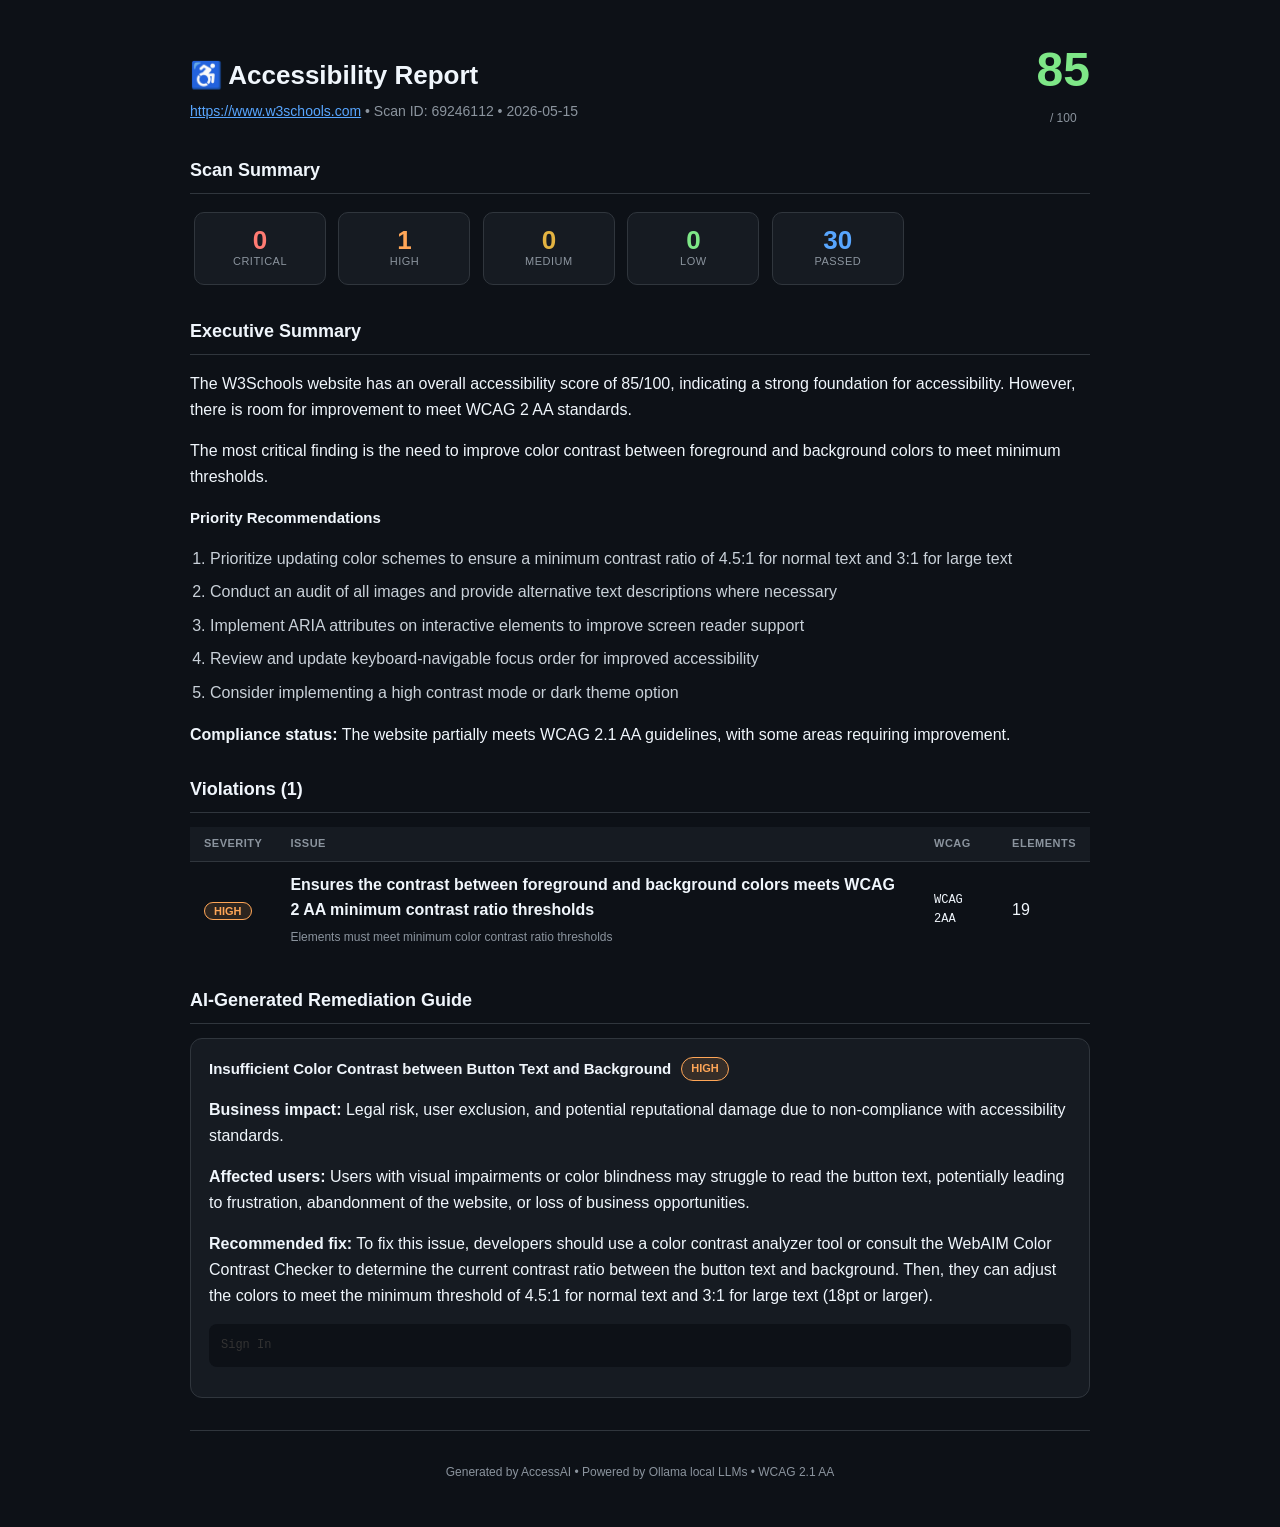
<file: data/reports/report-69246112.html>
<!DOCTYPE html>
<html lang="en">
<head>
<meta charset="UTF-8">
<meta name="viewport" content="width=device-width,initial-scale=1">
<title>Accessibility Report — https://www.w3schools.com</title>
<style>
  body { margin:0; font-family:-apple-system,BlinkMacSystemFont,'Segoe UI',sans-serif;
    background:#0d1117; color:#f0f6fc; line-height:1.6; }
  .container { max-width:900px; margin:0 auto; padding:32px 24px; }
  h1 { font-size:26px; font-weight:700; margin-bottom:4px; }
  h2 { font-size:18px; font-weight:600; border-bottom:1px solid #30363d; padding-bottom:8px; margin:28px 0 14px; }
  table { width:100%; border-collapse:collapse; }
  th { text-align:left; padding:8px 14px; color:#8b949e; font-size:11px; text-transform:uppercase;
    letter-spacing:.5px; border-bottom:1px solid #30363d; background:#161b22; }
  tr:hover td { background:#161b22; }
  .metric { display:inline-block; background:#161b22; border:1px solid #30363d;
    border-radius:10px; padding:14px 20px; text-align:center; margin:4px; min-width:90px; }
  .metric-val { font-size:26px; font-weight:700; line-height:1; }
  .metric-lbl { font-size:11px; color:#8b949e; text-transform:uppercase; letter-spacing:.5px; }
  a { color:#58a6ff; }
  .tag { background:#21262d; border:1px solid #30363d; border-radius:6px;
    padding:2px 8px; font-size:11px; color:#8b949e; font-family:monospace; }
</style>
</head>
<body>
<div class="container">
  <div style="display:flex;align-items:center;justify-content:space-between;margin-bottom:24px">
    <div>
      <h1>♿ Accessibility Report</h1>
      <div style="color:#8b949e;font-size:14px">
        <a href="https://www.w3schools.com">https://www.w3schools.com</a> &bull; Scan ID: 69246112 &bull; 2026-05-15
      </div>
    </div>
    <div style="text-align:center">
      <div style="font-size:48px;font-weight:800;color:#7ee787">85</div>
      <div style="font-size:12px;color:#8b949e">/ 100</div>
    </div>
  </div>

  <!-- METRICS -->
  <h2>Scan Summary</h2>
  <div>
    <div class="metric"><div class="metric-val" style="color:#ff7b72">0</div><div class="metric-lbl">Critical</div></div>
    <div class="metric"><div class="metric-val" style="color:#ffa657">1</div><div class="metric-lbl">High</div></div>
    <div class="metric"><div class="metric-val" style="color:#e3b341">0</div><div class="metric-lbl">Medium</div></div>
    <div class="metric"><div class="metric-val" style="color:#7ee787">0</div><div class="metric-lbl">Low</div></div>
    <div class="metric"><div class="metric-val" style="color:#58a6ff">30</div><div class="metric-lbl">Passed</div></div>
  </div>

  <!-- EXECUTIVE SUMMARY -->
  <h2>Executive Summary</h2>
  <p>The W3Schools website has an overall accessibility score of 85/100, indicating a strong foundation for accessibility. However, there is room for improvement to meet WCAG 2 AA standards.</p>
  <p>The most critical finding is the need to improve color contrast between foreground and background colors to meet minimum thresholds.</p>
  <h3 style="font-size:15px;margin:16px 0 8px">Priority Recommendations</h3>
  <ol style="color:#c9d1d9;padding-left:20px"><li style="margin-bottom:8px">Prioritize updating color schemes to ensure a minimum contrast ratio of 4.5:1 for normal text and 3:1 for large text</li><li style="margin-bottom:8px">Conduct an audit of all images and provide alternative text descriptions where necessary</li><li style="margin-bottom:8px">Implement ARIA attributes on interactive elements to improve screen reader support</li><li style="margin-bottom:8px">Review and update keyboard-navigable focus order for improved accessibility</li><li style="margin-bottom:8px">Consider implementing a high contrast mode or dark theme option</li></ol>
  <p><b>Compliance status:</b> The website partially meets WCAG 2.1 AA guidelines, with some areas requiring improvement.</p>

  <!-- VIOLATIONS TABLE -->
  <h2>Violations (1)</h2>
  <table>
    <thead><tr><th>Severity</th><th>Issue</th><th>WCAG</th><th>Elements</th></tr></thead>
    <tbody><tr>
          <td style="padding:10px 14px"><span style="background:#ffa65722;color:#ffa657;border:1px solid #ffa657;border-radius:12px;padding:2px 9px;font-size:11px;font-weight:700;text-transform:uppercase">high</span></td>
          <td style="padding:10px 14px"><b>Ensures the contrast between foreground and background colors meets WCAG 2 AA minimum contrast ratio thresholds</b><br><span style="color:#8b949e;font-size:12px">Elements must meet minimum color contrast ratio thresholds</span></td>
          <td style="padding:10px 14px;font-family:monospace;font-size:12px">WCAG 2AA</td>
          <td style="padding:10px 14px">19</td>
        </tr></tbody>
  </table>

  <!-- AI ANALYSIS -->
  <h2>AI-Generated Remediation Guide</h2>
  
        <div style="background:#161b22;border:1px solid #30363d;border-radius:12px;padding:18px;margin-bottom:14px">
          <div style="display:flex;align-items:center;gap:10px;margin-bottom:12px">
            <b style="font-size:15px">Insufficient Color Contrast between Button Text and Background</b>
            <span style="background:#ffa65722;color:#ffa657;border:1px solid #ffa657;border-radius:12px;padding:2px 9px;font-size:11px;font-weight:700;text-transform:uppercase">high</span>
          </div>
          <p><b>Business impact:</b> Legal risk, user exclusion, and potential reputational damage due to non-compliance with accessibility standards.</p>
          <p><b>Affected users:</b> Users with visual impairments or color blindness may struggle to read the button text, potentially leading to frustration, abandonment of the website, or loss of business opportunities.</p>
          <p><b>Recommended fix:</b> To fix this issue, developers should use a color contrast analyzer tool or consult the WebAIM Color Contrast Checker to determine the current contrast ratio between the button text and background. Then, they can adjust the colors to meet the minimum threshold of 4.5:1 for normal text and 3:1 for large text (18pt or larger).</p>
          <pre style="background:#0d1117;color:#7ee787;padding:12px;border-radius:8px;overflow-x:auto;font-size:12px"><span class="button-text" style="color: #333;">Sign In</span></pre>
        </div>

  <hr style="border:none;border-top:1px solid #30363d;margin:32px 0">
  <p style="color:#8b949e;font-size:12px;text-align:center">
    Generated by AccessAI &bull; Powered by Ollama local LLMs &bull; WCAG 2.1 AA
  </p>
</div>
</body>
</html>
</file>
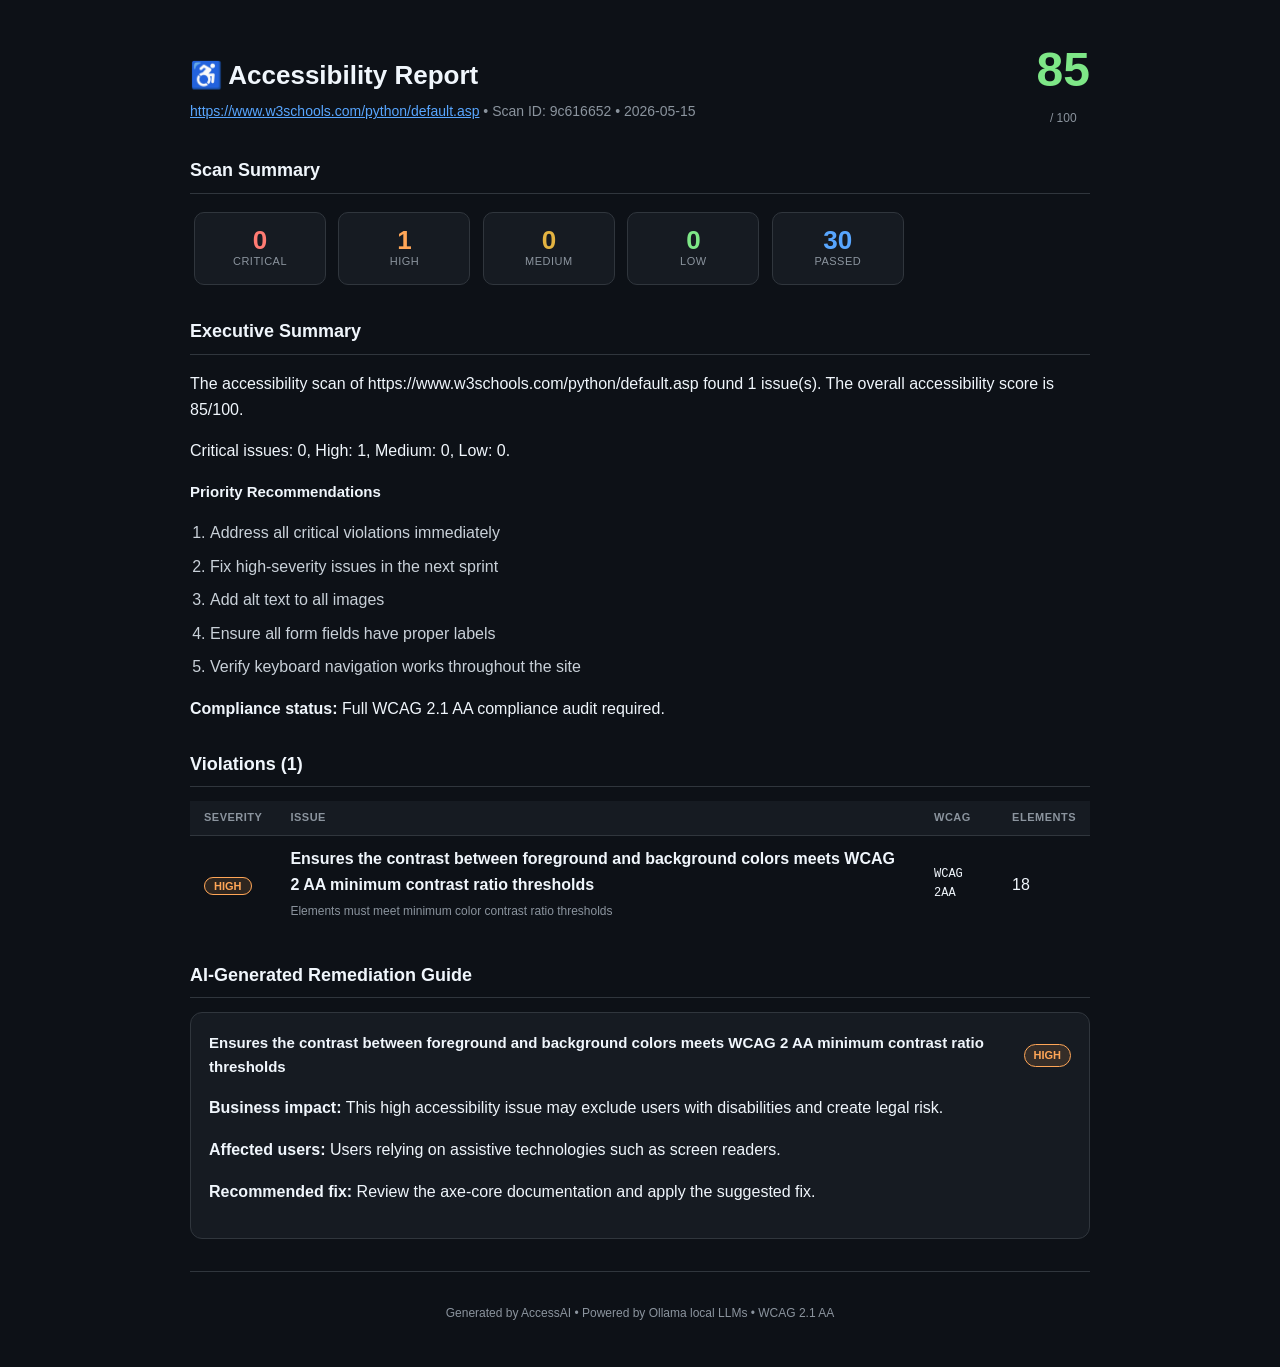
<file: data/reports/report-9c616652.html>
<!DOCTYPE html>
<html lang="en">
<head>
<meta charset="UTF-8">
<meta name="viewport" content="width=device-width,initial-scale=1">
<title>Accessibility Report — https://www.w3schools.com/python/default.asp</title>
<style>
  body { margin:0; font-family:-apple-system,BlinkMacSystemFont,'Segoe UI',sans-serif;
    background:#0d1117; color:#f0f6fc; line-height:1.6; }
  .container { max-width:900px; margin:0 auto; padding:32px 24px; }
  h1 { font-size:26px; font-weight:700; margin-bottom:4px; }
  h2 { font-size:18px; font-weight:600; border-bottom:1px solid #30363d; padding-bottom:8px; margin:28px 0 14px; }
  table { width:100%; border-collapse:collapse; }
  th { text-align:left; padding:8px 14px; color:#8b949e; font-size:11px; text-transform:uppercase;
    letter-spacing:.5px; border-bottom:1px solid #30363d; background:#161b22; }
  tr:hover td { background:#161b22; }
  .metric { display:inline-block; background:#161b22; border:1px solid #30363d;
    border-radius:10px; padding:14px 20px; text-align:center; margin:4px; min-width:90px; }
  .metric-val { font-size:26px; font-weight:700; line-height:1; }
  .metric-lbl { font-size:11px; color:#8b949e; text-transform:uppercase; letter-spacing:.5px; }
  a { color:#58a6ff; }
  .tag { background:#21262d; border:1px solid #30363d; border-radius:6px;
    padding:2px 8px; font-size:11px; color:#8b949e; font-family:monospace; }
</style>
</head>
<body>
<div class="container">
  <div style="display:flex;align-items:center;justify-content:space-between;margin-bottom:24px">
    <div>
      <h1>♿ Accessibility Report</h1>
      <div style="color:#8b949e;font-size:14px">
        <a href="https://www.w3schools.com/python/default.asp">https://www.w3schools.com/python/default.asp</a> &bull; Scan ID: 9c616652 &bull; 2026-05-15
      </div>
    </div>
    <div style="text-align:center">
      <div style="font-size:48px;font-weight:800;color:#7ee787">85</div>
      <div style="font-size:12px;color:#8b949e">/ 100</div>
    </div>
  </div>

  <!-- METRICS -->
  <h2>Scan Summary</h2>
  <div>
    <div class="metric"><div class="metric-val" style="color:#ff7b72">0</div><div class="metric-lbl">Critical</div></div>
    <div class="metric"><div class="metric-val" style="color:#ffa657">1</div><div class="metric-lbl">High</div></div>
    <div class="metric"><div class="metric-val" style="color:#e3b341">0</div><div class="metric-lbl">Medium</div></div>
    <div class="metric"><div class="metric-val" style="color:#7ee787">0</div><div class="metric-lbl">Low</div></div>
    <div class="metric"><div class="metric-val" style="color:#58a6ff">30</div><div class="metric-lbl">Passed</div></div>
  </div>

  <!-- EXECUTIVE SUMMARY -->
  <h2>Executive Summary</h2>
  <p>The accessibility scan of https://www.w3schools.com/python/default.asp found 1 issue(s). The overall accessibility score is 85/100.</p>
  <p>Critical issues: 0, High: 1, Medium: 0, Low: 0.</p>
  <h3 style="font-size:15px;margin:16px 0 8px">Priority Recommendations</h3>
  <ol style="color:#c9d1d9;padding-left:20px"><li style="margin-bottom:8px">Address all critical violations immediately</li><li style="margin-bottom:8px">Fix high-severity issues in the next sprint</li><li style="margin-bottom:8px">Add alt text to all images</li><li style="margin-bottom:8px">Ensure all form fields have proper labels</li><li style="margin-bottom:8px">Verify keyboard navigation works throughout the site</li></ol>
  <p><b>Compliance status:</b> Full WCAG 2.1 AA compliance audit required.</p>

  <!-- VIOLATIONS TABLE -->
  <h2>Violations (1)</h2>
  <table>
    <thead><tr><th>Severity</th><th>Issue</th><th>WCAG</th><th>Elements</th></tr></thead>
    <tbody><tr>
          <td style="padding:10px 14px"><span style="background:#ffa65722;color:#ffa657;border:1px solid #ffa657;border-radius:12px;padding:2px 9px;font-size:11px;font-weight:700;text-transform:uppercase">high</span></td>
          <td style="padding:10px 14px"><b>Ensures the contrast between foreground and background colors meets WCAG 2 AA minimum contrast ratio thresholds</b><br><span style="color:#8b949e;font-size:12px">Elements must meet minimum color contrast ratio thresholds</span></td>
          <td style="padding:10px 14px;font-family:monospace;font-size:12px">WCAG 2AA</td>
          <td style="padding:10px 14px">18</td>
        </tr></tbody>
  </table>

  <!-- AI ANALYSIS -->
  <h2>AI-Generated Remediation Guide</h2>
  
        <div style="background:#161b22;border:1px solid #30363d;border-radius:12px;padding:18px;margin-bottom:14px">
          <div style="display:flex;align-items:center;gap:10px;margin-bottom:12px">
            <b style="font-size:15px">Ensures the contrast between foreground and background colors meets WCAG 2 AA minimum contrast ratio thresholds</b>
            <span style="background:#ffa65722;color:#ffa657;border:1px solid #ffa657;border-radius:12px;padding:2px 9px;font-size:11px;font-weight:700;text-transform:uppercase">high</span>
          </div>
          <p><b>Business impact:</b> This high accessibility issue may exclude users with disabilities and create legal risk.</p>
          <p><b>Affected users:</b> Users relying on assistive technologies such as screen readers.</p>
          <p><b>Recommended fix:</b> Review the axe-core documentation and apply the suggested fix.</p>
          
        </div>

  <hr style="border:none;border-top:1px solid #30363d;margin:32px 0">
  <p style="color:#8b949e;font-size:12px;text-align:center">
    Generated by AccessAI &bull; Powered by Ollama local LLMs &bull; WCAG 2.1 AA
  </p>
</div>
</body>
</html>
</file>
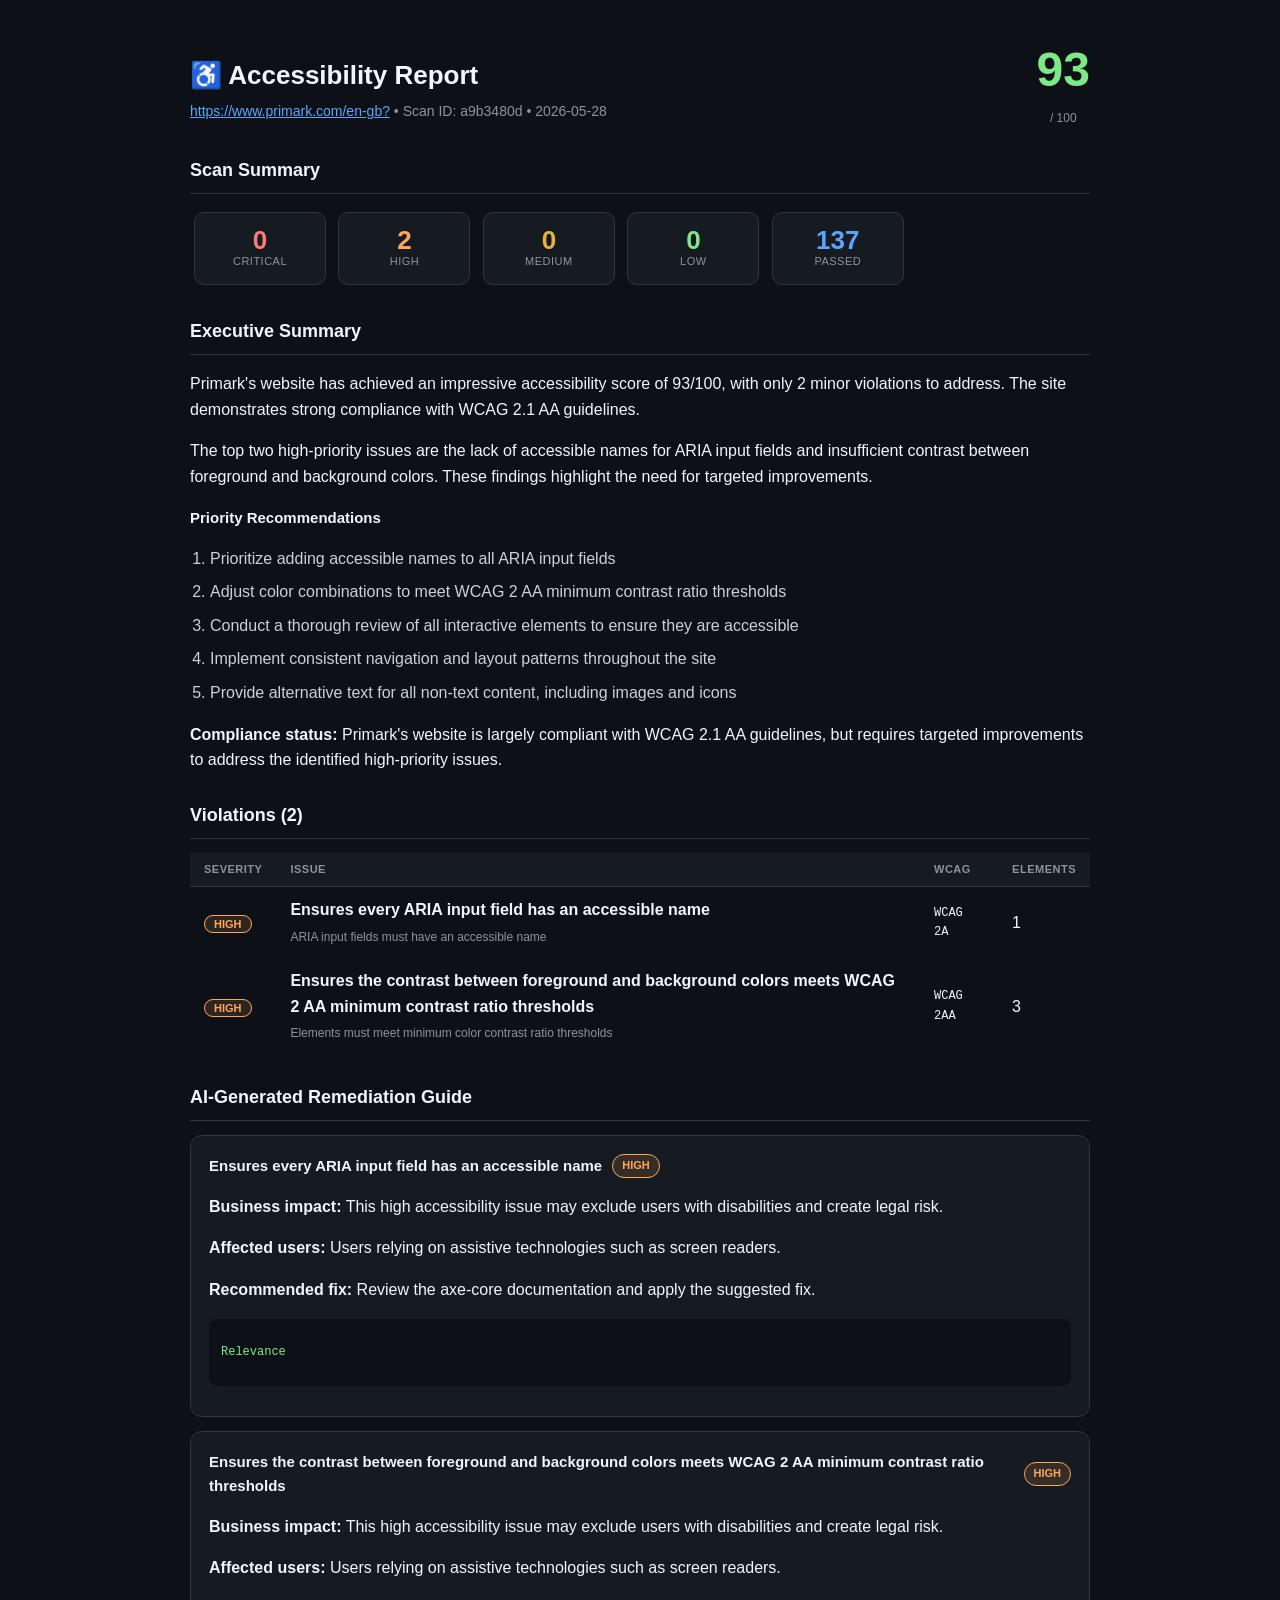
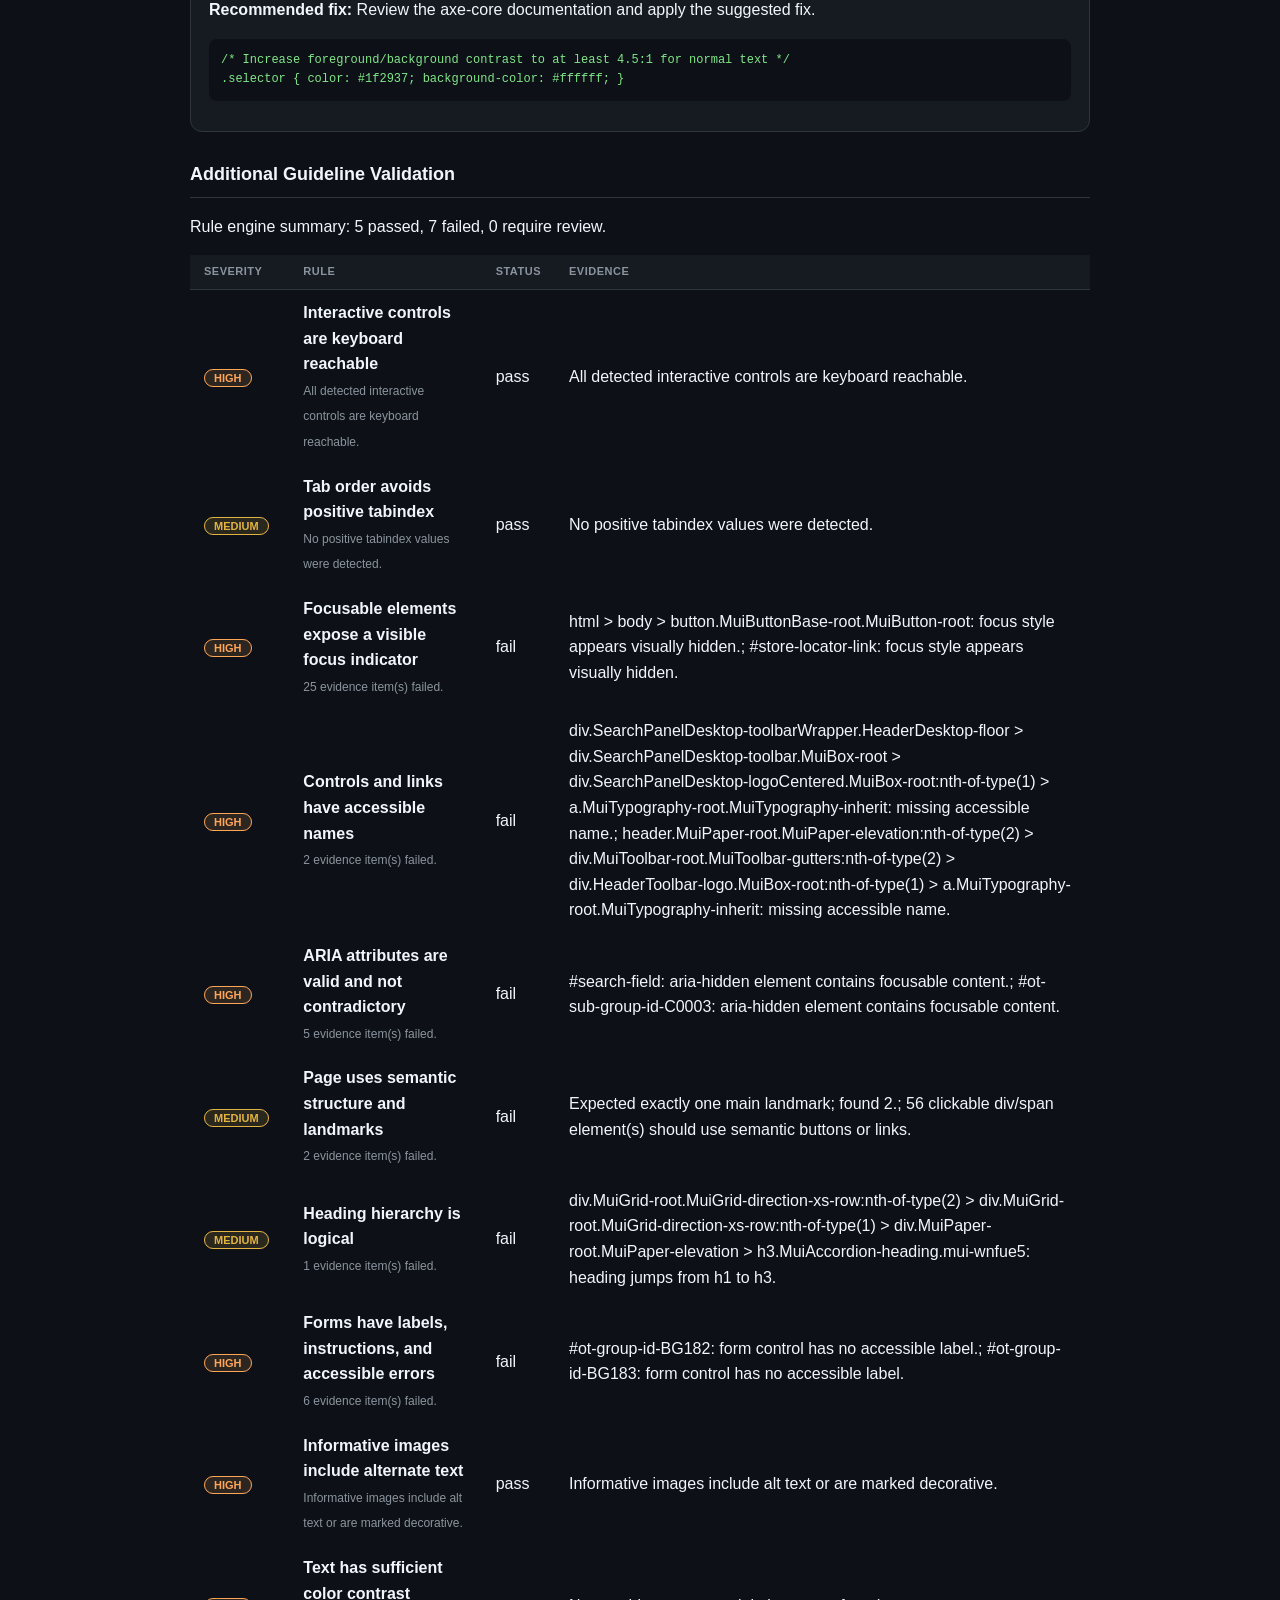
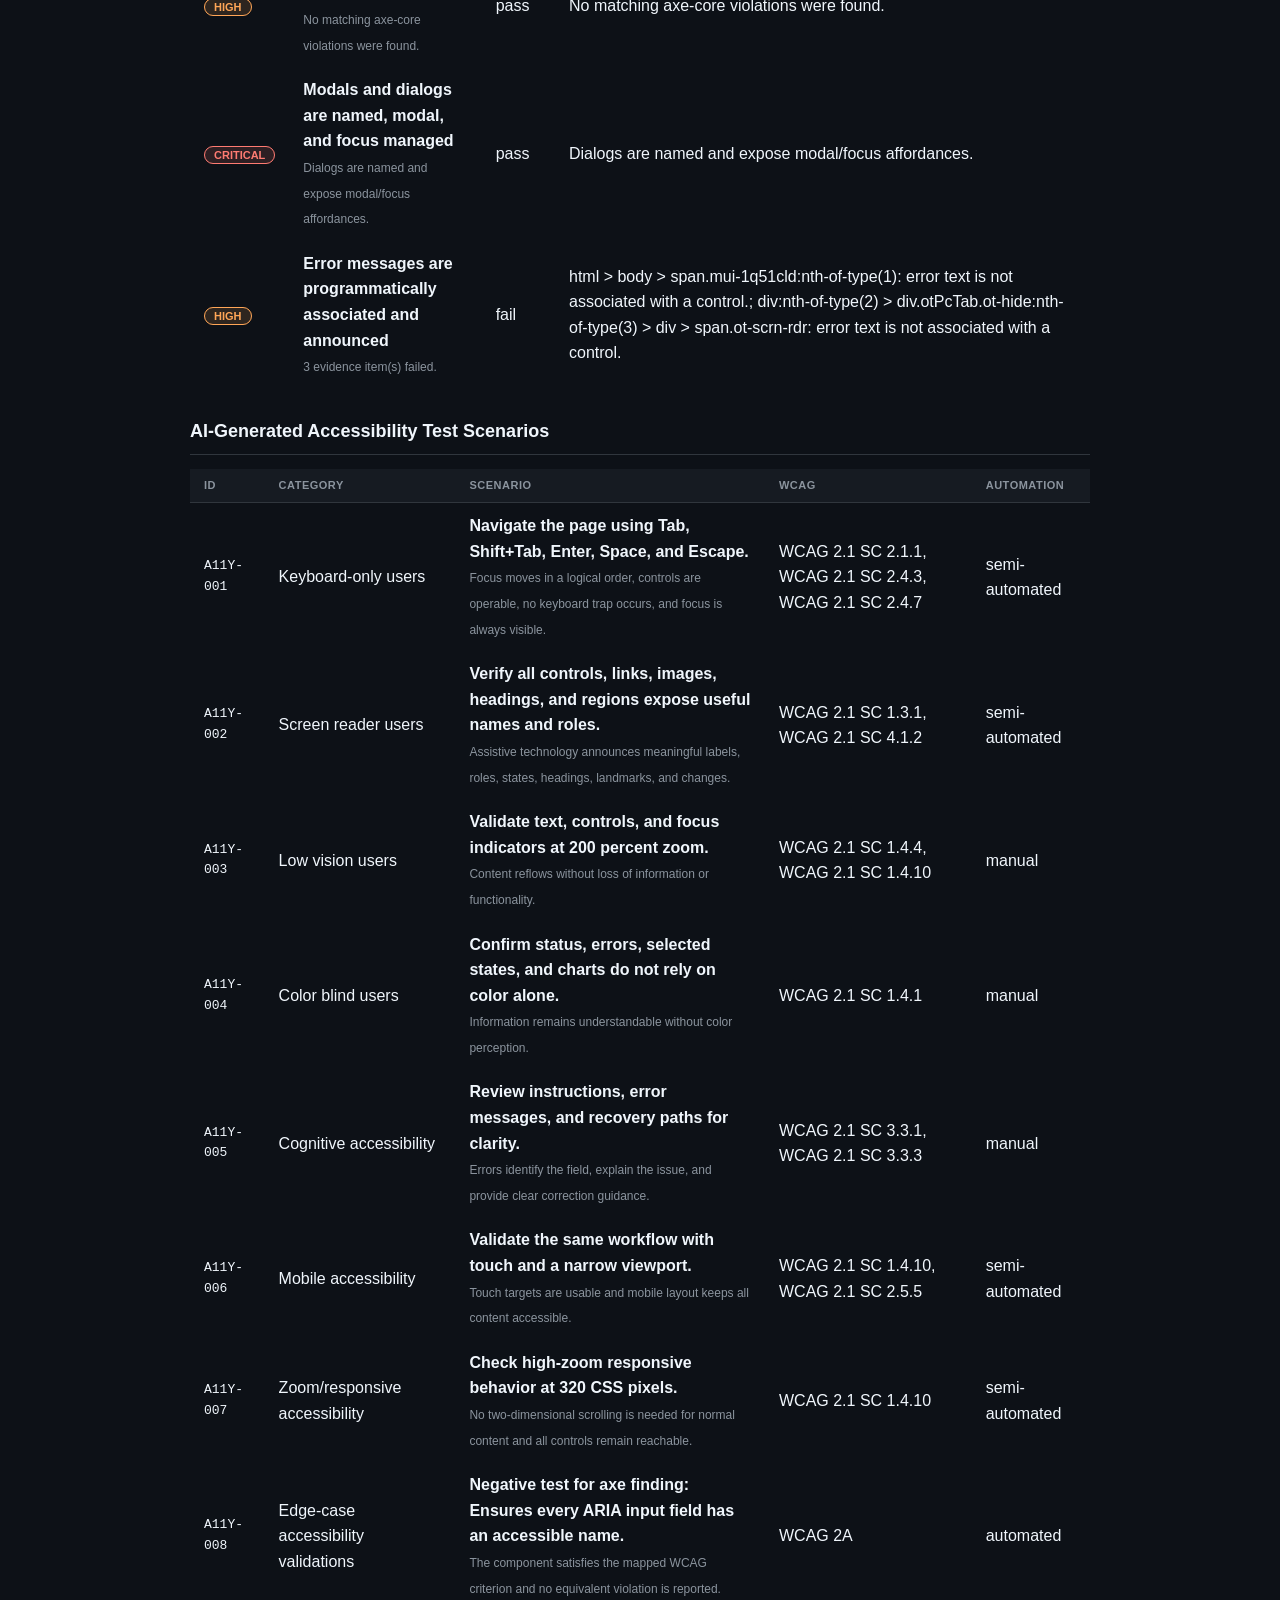
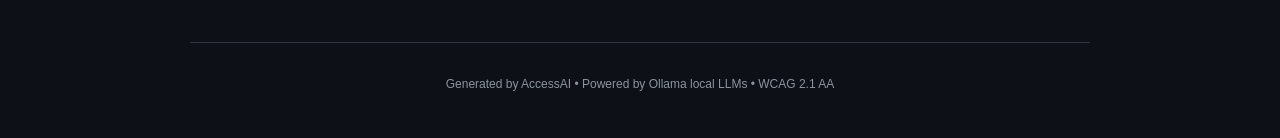
<file: data/reports/report-a9b3480d.html>
<!DOCTYPE html>
<html lang="en">
<head>
<meta charset="UTF-8">
<meta name="viewport" content="width=device-width,initial-scale=1">
<title>Accessibility Report — https://www.primark.com/en-gb?</title>
<style>
  body { margin:0; font-family:-apple-system,BlinkMacSystemFont,'Segoe UI',sans-serif;
    background:#0d1117; color:#f0f6fc; line-height:1.6; }
  .container { max-width:900px; margin:0 auto; padding:32px 24px; }
  h1 { font-size:26px; font-weight:700; margin-bottom:4px; }
  h2 { font-size:18px; font-weight:600; border-bottom:1px solid #30363d; padding-bottom:8px; margin:28px 0 14px; }
  table { width:100%; border-collapse:collapse; }
  th { text-align:left; padding:8px 14px; color:#8b949e; font-size:11px; text-transform:uppercase;
    letter-spacing:.5px; border-bottom:1px solid #30363d; background:#161b22; }
  tr:hover td { background:#161b22; }
  .metric { display:inline-block; background:#161b22; border:1px solid #30363d;
    border-radius:10px; padding:14px 20px; text-align:center; margin:4px; min-width:90px; }
  .metric-val { font-size:26px; font-weight:700; line-height:1; }
  .metric-lbl { font-size:11px; color:#8b949e; text-transform:uppercase; letter-spacing:.5px; }
  a { color:#58a6ff; }
  .tag { background:#21262d; border:1px solid #30363d; border-radius:6px;
    padding:2px 8px; font-size:11px; color:#8b949e; font-family:monospace; }
</style>
</head>
<body>
<div class="container">
  <div style="display:flex;align-items:center;justify-content:space-between;margin-bottom:24px">
    <div>
      <h1>♿ Accessibility Report</h1>
      <div style="color:#8b949e;font-size:14px">
        <a href="https://www.primark.com/en-gb?">https://www.primark.com/en-gb?</a> &bull; Scan ID: a9b3480d &bull; 2026-05-28
      </div>
    </div>
    <div style="text-align:center">
      <div style="font-size:48px;font-weight:800;color:#7ee787">93</div>
      <div style="font-size:12px;color:#8b949e">/ 100</div>
    </div>
  </div>

  <!-- METRICS -->
  <h2>Scan Summary</h2>
  <div>
    <div class="metric"><div class="metric-val" style="color:#ff7b72">0</div><div class="metric-lbl">Critical</div></div>
    <div class="metric"><div class="metric-val" style="color:#ffa657">2</div><div class="metric-lbl">High</div></div>
    <div class="metric"><div class="metric-val" style="color:#e3b341">0</div><div class="metric-lbl">Medium</div></div>
    <div class="metric"><div class="metric-val" style="color:#7ee787">0</div><div class="metric-lbl">Low</div></div>
    <div class="metric"><div class="metric-val" style="color:#58a6ff">137</div><div class="metric-lbl">Passed</div></div>
  </div>

  <!-- EXECUTIVE SUMMARY -->
  <h2>Executive Summary</h2>
  <p>Primark's website has achieved an impressive accessibility score of 93/100, with only 2 minor violations to address. The site demonstrates strong compliance with WCAG 2.1 AA guidelines.</p>
  <p>The top two high-priority issues are the lack of accessible names for ARIA input fields and insufficient contrast between foreground and background colors. These findings highlight the need for targeted improvements.</p>
  <h3 style="font-size:15px;margin:16px 0 8px">Priority Recommendations</h3>
  <ol style="color:#c9d1d9;padding-left:20px"><li style="margin-bottom:8px">Prioritize adding accessible names to all ARIA input fields</li><li style="margin-bottom:8px">Adjust color combinations to meet WCAG 2 AA minimum contrast ratio thresholds</li><li style="margin-bottom:8px">Conduct a thorough review of all interactive elements to ensure they are accessible</li><li style="margin-bottom:8px">Implement consistent navigation and layout patterns throughout the site</li><li style="margin-bottom:8px">Provide alternative text for all non-text content, including images and icons</li></ol>
  <p><b>Compliance status:</b> Primark's website is largely compliant with WCAG 2.1 AA guidelines, but requires targeted improvements to address the identified high-priority issues.</p>

  <!-- VIOLATIONS TABLE -->
  <h2>Violations (2)</h2>
  <table>
    <thead><tr><th>Severity</th><th>Issue</th><th>WCAG</th><th>Elements</th></tr></thead>
    <tbody><tr>
          <td style="padding:10px 14px"><span style="background:#ffa65722;color:#ffa657;border:1px solid #ffa657;border-radius:12px;padding:2px 9px;font-size:11px;font-weight:700;text-transform:uppercase">high</span></td>
          <td style="padding:10px 14px"><b>Ensures every ARIA input field has an accessible name</b><br><span style="color:#8b949e;font-size:12px">ARIA input fields must have an accessible name</span></td>
          <td style="padding:10px 14px;font-family:monospace;font-size:12px">WCAG 2A</td>
          <td style="padding:10px 14px">1</td>
        </tr><tr>
          <td style="padding:10px 14px"><span style="background:#ffa65722;color:#ffa657;border:1px solid #ffa657;border-radius:12px;padding:2px 9px;font-size:11px;font-weight:700;text-transform:uppercase">high</span></td>
          <td style="padding:10px 14px"><b>Ensures the contrast between foreground and background colors meets WCAG 2 AA minimum contrast ratio thresholds</b><br><span style="color:#8b949e;font-size:12px">Elements must meet minimum color contrast ratio thresholds</span></td>
          <td style="padding:10px 14px;font-family:monospace;font-size:12px">WCAG 2AA</td>
          <td style="padding:10px 14px">3</td>
        </tr></tbody>
  </table>

  <!-- AI ANALYSIS -->
  <h2>AI-Generated Remediation Guide</h2>
  
        <div style="background:#161b22;border:1px solid #30363d;border-radius:12px;padding:18px;margin-bottom:14px">
          <div style="display:flex;align-items:center;gap:10px;margin-bottom:12px">
            <b style="font-size:15px">Ensures every ARIA input field has an accessible name</b>
            <span style="background:#ffa65722;color:#ffa657;border:1px solid #ffa657;border-radius:12px;padding:2px 9px;font-size:11px;font-weight:700;text-transform:uppercase">high</span>
          </div>
          <p><b>Business impact:</b> This high accessibility issue may exclude users with disabilities and create legal risk.</p>
          <p><b>Affected users:</b> Users relying on assistive technologies such as screen readers.</p>
          <p><b>Recommended fix:</b> Review the axe-core documentation and apply the suggested fix.</p>
          <pre style="background:#0d1117;color:#7ee787;padding:12px;border-radius:8px;overflow-x:auto;font-size:12px"><div tabindex="0" role="combobox" aria-expanded="false" aria-haspopup="listbox" class="MuiSelect-select MuiSelect-standard MuiInputBase-input MuiInput-input mui-1327hns"><p class="MuiTypography-root MuiTypography-body1 mui-ymt7fp" data-testautomation-id="typography">Relevance</p></div></pre>
        </div>
        <div style="background:#161b22;border:1px solid #30363d;border-radius:12px;padding:18px;margin-bottom:14px">
          <div style="display:flex;align-items:center;gap:10px;margin-bottom:12px">
            <b style="font-size:15px">Ensures the contrast between foreground and background colors meets WCAG 2 AA minimum contrast ratio thresholds</b>
            <span style="background:#ffa65722;color:#ffa657;border:1px solid #ffa657;border-radius:12px;padding:2px 9px;font-size:11px;font-weight:700;text-transform:uppercase">high</span>
          </div>
          <p><b>Business impact:</b> This high accessibility issue may exclude users with disabilities and create legal risk.</p>
          <p><b>Affected users:</b> Users relying on assistive technologies such as screen readers.</p>
          <p><b>Recommended fix:</b> Review the axe-core documentation and apply the suggested fix.</p>
          <pre style="background:#0d1117;color:#7ee787;padding:12px;border-radius:8px;overflow-x:auto;font-size:12px">/* Increase foreground/background contrast to at least 4.5:1 for normal text */
.selector { color: #1f2937; background-color: #ffffff; }</pre>
        </div>

  <!-- RULE ENGINE -->
  <h2>Additional Guideline Validation</h2>
  <p>Rule engine summary: 5 passed,
     7 failed,
     0 require review.</p>
  <table>
    <thead><tr><th>Severity</th><th>Rule</th><th>Status</th><th>Evidence</th></tr></thead>
    <tbody><tr>
          <td style="padding:10px 14px"><span style="background:#ffa65722;color:#ffa657;border:1px solid #ffa657;border-radius:12px;padding:2px 9px;font-size:11px;font-weight:700;text-transform:uppercase">high</span></td>
          <td style="padding:10px 14px"><b>Interactive controls are keyboard reachable</b><br><span style="color:#8b949e;font-size:12px">All detected interactive controls are keyboard reachable.</span></td>
          <td style="padding:10px 14px">pass</td>
          <td style="padding:10px 14px">All detected interactive controls are keyboard reachable.</td>
        </tr><tr>
          <td style="padding:10px 14px"><span style="background:#e3b34122;color:#e3b341;border:1px solid #e3b341;border-radius:12px;padding:2px 9px;font-size:11px;font-weight:700;text-transform:uppercase">medium</span></td>
          <td style="padding:10px 14px"><b>Tab order avoids positive tabindex</b><br><span style="color:#8b949e;font-size:12px">No positive tabindex values were detected.</span></td>
          <td style="padding:10px 14px">pass</td>
          <td style="padding:10px 14px">No positive tabindex values were detected.</td>
        </tr><tr>
          <td style="padding:10px 14px"><span style="background:#ffa65722;color:#ffa657;border:1px solid #ffa657;border-radius:12px;padding:2px 9px;font-size:11px;font-weight:700;text-transform:uppercase">high</span></td>
          <td style="padding:10px 14px"><b>Focusable elements expose a visible focus indicator</b><br><span style="color:#8b949e;font-size:12px">25 evidence item(s) failed.</span></td>
          <td style="padding:10px 14px">fail</td>
          <td style="padding:10px 14px">html > body > button.MuiButtonBase-root.MuiButton-root: focus style appears visually hidden.; #store-locator-link: focus style appears visually hidden.</td>
        </tr><tr>
          <td style="padding:10px 14px"><span style="background:#ffa65722;color:#ffa657;border:1px solid #ffa657;border-radius:12px;padding:2px 9px;font-size:11px;font-weight:700;text-transform:uppercase">high</span></td>
          <td style="padding:10px 14px"><b>Controls and links have accessible names</b><br><span style="color:#8b949e;font-size:12px">2 evidence item(s) failed.</span></td>
          <td style="padding:10px 14px">fail</td>
          <td style="padding:10px 14px">div.SearchPanelDesktop-toolbarWrapper.HeaderDesktop-floor > div.SearchPanelDesktop-toolbar.MuiBox-root > div.SearchPanelDesktop-logoCentered.MuiBox-root:nth-of-type(1) > a.MuiTypography-root.MuiTypography-inherit: missing accessible name.; header.MuiPaper-root.MuiPaper-elevation:nth-of-type(2) > div.MuiToolbar-root.MuiToolbar-gutters:nth-of-type(2) > div.HeaderToolbar-logo.MuiBox-root:nth-of-type(1) > a.MuiTypography-root.MuiTypography-inherit: missing accessible name.</td>
        </tr><tr>
          <td style="padding:10px 14px"><span style="background:#ffa65722;color:#ffa657;border:1px solid #ffa657;border-radius:12px;padding:2px 9px;font-size:11px;font-weight:700;text-transform:uppercase">high</span></td>
          <td style="padding:10px 14px"><b>ARIA attributes are valid and not contradictory</b><br><span style="color:#8b949e;font-size:12px">5 evidence item(s) failed.</span></td>
          <td style="padding:10px 14px">fail</td>
          <td style="padding:10px 14px">#search-field: aria-hidden element contains focusable content.; #ot-sub-group-id-C0003: aria-hidden element contains focusable content.</td>
        </tr><tr>
          <td style="padding:10px 14px"><span style="background:#e3b34122;color:#e3b341;border:1px solid #e3b341;border-radius:12px;padding:2px 9px;font-size:11px;font-weight:700;text-transform:uppercase">medium</span></td>
          <td style="padding:10px 14px"><b>Page uses semantic structure and landmarks</b><br><span style="color:#8b949e;font-size:12px">2 evidence item(s) failed.</span></td>
          <td style="padding:10px 14px">fail</td>
          <td style="padding:10px 14px">Expected exactly one main landmark; found 2.; 56 clickable div/span element(s) should use semantic buttons or links.</td>
        </tr><tr>
          <td style="padding:10px 14px"><span style="background:#e3b34122;color:#e3b341;border:1px solid #e3b341;border-radius:12px;padding:2px 9px;font-size:11px;font-weight:700;text-transform:uppercase">medium</span></td>
          <td style="padding:10px 14px"><b>Heading hierarchy is logical</b><br><span style="color:#8b949e;font-size:12px">1 evidence item(s) failed.</span></td>
          <td style="padding:10px 14px">fail</td>
          <td style="padding:10px 14px">div.MuiGrid-root.MuiGrid-direction-xs-row:nth-of-type(2) > div.MuiGrid-root.MuiGrid-direction-xs-row:nth-of-type(1) > div.MuiPaper-root.MuiPaper-elevation > h3.MuiAccordion-heading.mui-wnfue5: heading jumps from h1 to h3.</td>
        </tr><tr>
          <td style="padding:10px 14px"><span style="background:#ffa65722;color:#ffa657;border:1px solid #ffa657;border-radius:12px;padding:2px 9px;font-size:11px;font-weight:700;text-transform:uppercase">high</span></td>
          <td style="padding:10px 14px"><b>Forms have labels, instructions, and accessible errors</b><br><span style="color:#8b949e;font-size:12px">6 evidence item(s) failed.</span></td>
          <td style="padding:10px 14px">fail</td>
          <td style="padding:10px 14px">#ot-group-id-BG182: form control has no accessible label.; #ot-group-id-BG183: form control has no accessible label.</td>
        </tr><tr>
          <td style="padding:10px 14px"><span style="background:#ffa65722;color:#ffa657;border:1px solid #ffa657;border-radius:12px;padding:2px 9px;font-size:11px;font-weight:700;text-transform:uppercase">high</span></td>
          <td style="padding:10px 14px"><b>Informative images include alternate text</b><br><span style="color:#8b949e;font-size:12px">Informative images include alt text or are marked decorative.</span></td>
          <td style="padding:10px 14px">pass</td>
          <td style="padding:10px 14px">Informative images include alt text or are marked decorative.</td>
        </tr><tr>
          <td style="padding:10px 14px"><span style="background:#ffa65722;color:#ffa657;border:1px solid #ffa657;border-radius:12px;padding:2px 9px;font-size:11px;font-weight:700;text-transform:uppercase">high</span></td>
          <td style="padding:10px 14px"><b>Text has sufficient color contrast</b><br><span style="color:#8b949e;font-size:12px">No matching axe-core violations were found.</span></td>
          <td style="padding:10px 14px">pass</td>
          <td style="padding:10px 14px">No matching axe-core violations were found.</td>
        </tr><tr>
          <td style="padding:10px 14px"><span style="background:#ff7b7222;color:#ff7b72;border:1px solid #ff7b72;border-radius:12px;padding:2px 9px;font-size:11px;font-weight:700;text-transform:uppercase">critical</span></td>
          <td style="padding:10px 14px"><b>Modals and dialogs are named, modal, and focus managed</b><br><span style="color:#8b949e;font-size:12px">Dialogs are named and expose modal/focus affordances.</span></td>
          <td style="padding:10px 14px">pass</td>
          <td style="padding:10px 14px">Dialogs are named and expose modal/focus affordances.</td>
        </tr><tr>
          <td style="padding:10px 14px"><span style="background:#ffa65722;color:#ffa657;border:1px solid #ffa657;border-radius:12px;padding:2px 9px;font-size:11px;font-weight:700;text-transform:uppercase">high</span></td>
          <td style="padding:10px 14px"><b>Error messages are programmatically associated and announced</b><br><span style="color:#8b949e;font-size:12px">3 evidence item(s) failed.</span></td>
          <td style="padding:10px 14px">fail</td>
          <td style="padding:10px 14px">html > body > span.mui-1q51cld:nth-of-type(1): error text is not associated with a control.; div:nth-of-type(2) > div.otPcTab.ot-hide:nth-of-type(3) > div > span.ot-scrn-rdr: error text is not associated with a control.</td>
        </tr></tbody>
  </table>

  <!-- GENERATED SCENARIOS -->
  <h2>AI-Generated Accessibility Test Scenarios</h2>
  <table>
    <thead><tr><th>ID</th><th>Category</th><th>Scenario</th><th>WCAG</th><th>Automation</th></tr></thead>
    <tbody><tr>
          <td style="padding:10px 14px;font-family:monospace">A11Y-001</td>
          <td style="padding:10px 14px">Keyboard-only users</td>
          <td style="padding:10px 14px"><b>Navigate the page using Tab, Shift+Tab, Enter, Space, and Escape.</b><br><span style="color:#8b949e;font-size:12px">Focus moves in a logical order, controls are operable, no keyboard trap occurs, and focus is always visible.</span></td>
          <td style="padding:10px 14px">WCAG 2.1 SC 2.1.1, WCAG 2.1 SC 2.4.3, WCAG 2.1 SC 2.4.7</td>
          <td style="padding:10px 14px">semi-automated</td>
        </tr><tr>
          <td style="padding:10px 14px;font-family:monospace">A11Y-002</td>
          <td style="padding:10px 14px">Screen reader users</td>
          <td style="padding:10px 14px"><b>Verify all controls, links, images, headings, and regions expose useful names and roles.</b><br><span style="color:#8b949e;font-size:12px">Assistive technology announces meaningful labels, roles, states, headings, landmarks, and changes.</span></td>
          <td style="padding:10px 14px">WCAG 2.1 SC 1.3.1, WCAG 2.1 SC 4.1.2</td>
          <td style="padding:10px 14px">semi-automated</td>
        </tr><tr>
          <td style="padding:10px 14px;font-family:monospace">A11Y-003</td>
          <td style="padding:10px 14px">Low vision users</td>
          <td style="padding:10px 14px"><b>Validate text, controls, and focus indicators at 200 percent zoom.</b><br><span style="color:#8b949e;font-size:12px">Content reflows without loss of information or functionality.</span></td>
          <td style="padding:10px 14px">WCAG 2.1 SC 1.4.4, WCAG 2.1 SC 1.4.10</td>
          <td style="padding:10px 14px">manual</td>
        </tr><tr>
          <td style="padding:10px 14px;font-family:monospace">A11Y-004</td>
          <td style="padding:10px 14px">Color blind users</td>
          <td style="padding:10px 14px"><b>Confirm status, errors, selected states, and charts do not rely on color alone.</b><br><span style="color:#8b949e;font-size:12px">Information remains understandable without color perception.</span></td>
          <td style="padding:10px 14px">WCAG 2.1 SC 1.4.1</td>
          <td style="padding:10px 14px">manual</td>
        </tr><tr>
          <td style="padding:10px 14px;font-family:monospace">A11Y-005</td>
          <td style="padding:10px 14px">Cognitive accessibility</td>
          <td style="padding:10px 14px"><b>Review instructions, error messages, and recovery paths for clarity.</b><br><span style="color:#8b949e;font-size:12px">Errors identify the field, explain the issue, and provide clear correction guidance.</span></td>
          <td style="padding:10px 14px">WCAG 2.1 SC 3.3.1, WCAG 2.1 SC 3.3.3</td>
          <td style="padding:10px 14px">manual</td>
        </tr><tr>
          <td style="padding:10px 14px;font-family:monospace">A11Y-006</td>
          <td style="padding:10px 14px">Mobile accessibility</td>
          <td style="padding:10px 14px"><b>Validate the same workflow with touch and a narrow viewport.</b><br><span style="color:#8b949e;font-size:12px">Touch targets are usable and mobile layout keeps all content accessible.</span></td>
          <td style="padding:10px 14px">WCAG 2.1 SC 1.4.10, WCAG 2.1 SC 2.5.5</td>
          <td style="padding:10px 14px">semi-automated</td>
        </tr><tr>
          <td style="padding:10px 14px;font-family:monospace">A11Y-007</td>
          <td style="padding:10px 14px">Zoom/responsive accessibility</td>
          <td style="padding:10px 14px"><b>Check high-zoom responsive behavior at 320 CSS pixels.</b><br><span style="color:#8b949e;font-size:12px">No two-dimensional scrolling is needed for normal content and all controls remain reachable.</span></td>
          <td style="padding:10px 14px">WCAG 2.1 SC 1.4.10</td>
          <td style="padding:10px 14px">semi-automated</td>
        </tr><tr>
          <td style="padding:10px 14px;font-family:monospace">A11Y-008</td>
          <td style="padding:10px 14px">Edge-case accessibility validations</td>
          <td style="padding:10px 14px"><b>Negative test for axe finding: Ensures every ARIA input field has an accessible name.</b><br><span style="color:#8b949e;font-size:12px">The component satisfies the mapped WCAG criterion and no equivalent violation is reported.</span></td>
          <td style="padding:10px 14px">WCAG 2A</td>
          <td style="padding:10px 14px">automated</td>
        </tr></tbody>
  </table>

  <hr style="border:none;border-top:1px solid #30363d;margin:32px 0">
  <p style="color:#8b949e;font-size:12px;text-align:center">
    Generated by AccessAI &bull; Powered by Ollama local LLMs &bull; WCAG 2.1 AA
  </p>
</div>
</body>
</html>
</file>
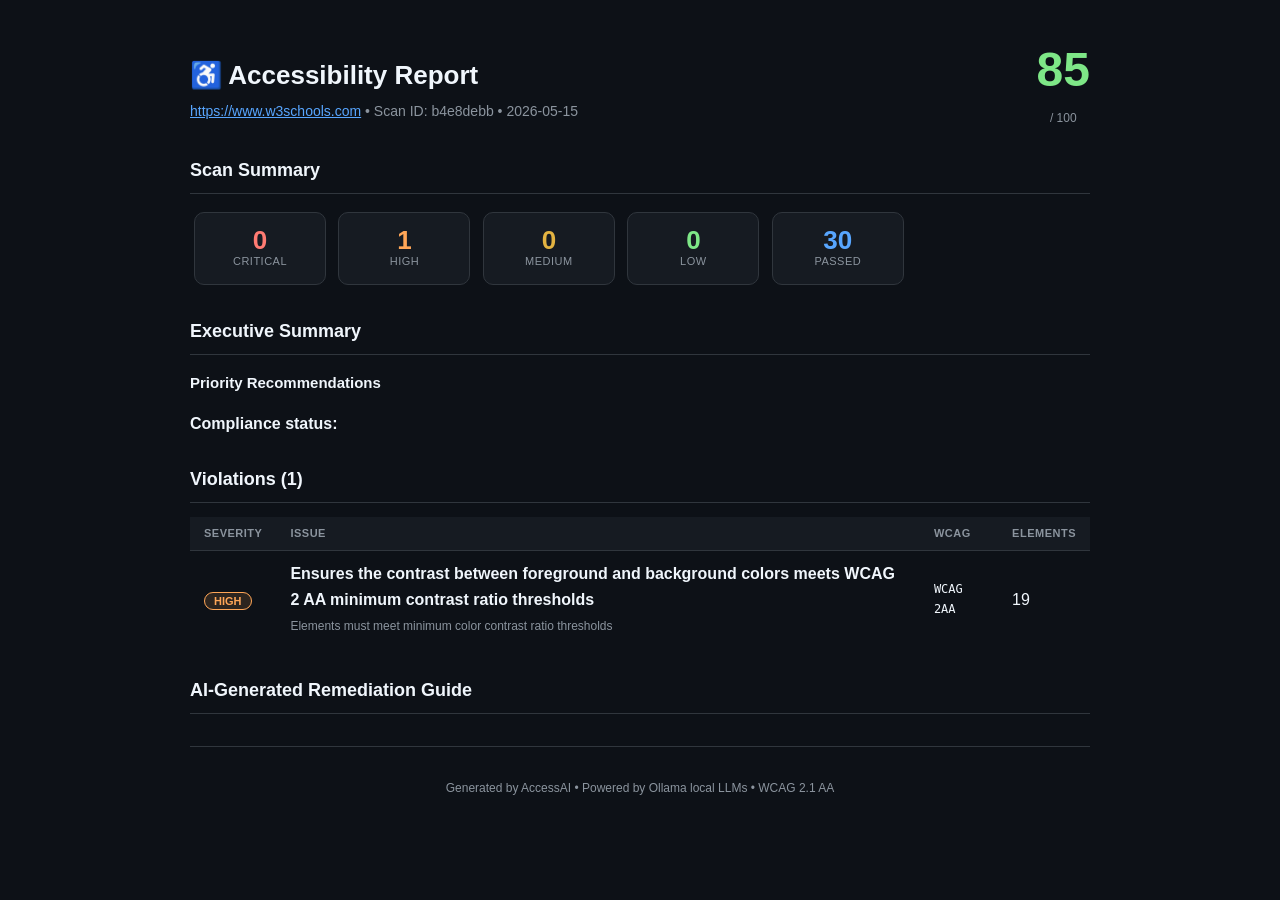
<file: data/reports/report-b4e8debb.html>
<!DOCTYPE html>
<html lang="en">
<head>
<meta charset="UTF-8">
<meta name="viewport" content="width=device-width,initial-scale=1">
<title>Accessibility Report — https://www.w3schools.com</title>
<style>
  body { margin:0; font-family:-apple-system,BlinkMacSystemFont,'Segoe UI',sans-serif;
    background:#0d1117; color:#f0f6fc; line-height:1.6; }
  .container { max-width:900px; margin:0 auto; padding:32px 24px; }
  h1 { font-size:26px; font-weight:700; margin-bottom:4px; }
  h2 { font-size:18px; font-weight:600; border-bottom:1px solid #30363d; padding-bottom:8px; margin:28px 0 14px; }
  table { width:100%; border-collapse:collapse; }
  th { text-align:left; padding:8px 14px; color:#8b949e; font-size:11px; text-transform:uppercase;
    letter-spacing:.5px; border-bottom:1px solid #30363d; background:#161b22; }
  tr:hover td { background:#161b22; }
  .metric { display:inline-block; background:#161b22; border:1px solid #30363d;
    border-radius:10px; padding:14px 20px; text-align:center; margin:4px; min-width:90px; }
  .metric-val { font-size:26px; font-weight:700; line-height:1; }
  .metric-lbl { font-size:11px; color:#8b949e; text-transform:uppercase; letter-spacing:.5px; }
  a { color:#58a6ff; }
  .tag { background:#21262d; border:1px solid #30363d; border-radius:6px;
    padding:2px 8px; font-size:11px; color:#8b949e; font-family:monospace; }
</style>
</head>
<body>
<div class="container">
  <div style="display:flex;align-items:center;justify-content:space-between;margin-bottom:24px">
    <div>
      <h1>♿ Accessibility Report</h1>
      <div style="color:#8b949e;font-size:14px">
        <a href="https://www.w3schools.com">https://www.w3schools.com</a> &bull; Scan ID: b4e8debb &bull; 2026-05-15
      </div>
    </div>
    <div style="text-align:center">
      <div style="font-size:48px;font-weight:800;color:#7ee787">85</div>
      <div style="font-size:12px;color:#8b949e">/ 100</div>
    </div>
  </div>

  <!-- METRICS -->
  <h2>Scan Summary</h2>
  <div>
    <div class="metric"><div class="metric-val" style="color:#ff7b72">0</div><div class="metric-lbl">Critical</div></div>
    <div class="metric"><div class="metric-val" style="color:#ffa657">1</div><div class="metric-lbl">High</div></div>
    <div class="metric"><div class="metric-val" style="color:#e3b341">0</div><div class="metric-lbl">Medium</div></div>
    <div class="metric"><div class="metric-val" style="color:#7ee787">0</div><div class="metric-lbl">Low</div></div>
    <div class="metric"><div class="metric-val" style="color:#58a6ff">30</div><div class="metric-lbl">Passed</div></div>
  </div>

  <!-- EXECUTIVE SUMMARY -->
  <h2>Executive Summary</h2>
  <p></p>
  <p></p>
  <h3 style="font-size:15px;margin:16px 0 8px">Priority Recommendations</h3>
  <ol style="color:#c9d1d9;padding-left:20px"></ol>
  <p><b>Compliance status:</b> </p>

  <!-- VIOLATIONS TABLE -->
  <h2>Violations (1)</h2>
  <table>
    <thead><tr><th>Severity</th><th>Issue</th><th>WCAG</th><th>Elements</th></tr></thead>
    <tbody><tr>
          <td style="padding:10px 14px"><span style="background:#ffa65722;color:#ffa657;border:1px solid #ffa657;border-radius:12px;padding:2px 9px;font-size:11px;font-weight:700;text-transform:uppercase">high</span></td>
          <td style="padding:10px 14px"><b>Ensures the contrast between foreground and background colors meets WCAG 2 AA minimum contrast ratio thresholds</b><br><span style="color:#8b949e;font-size:12px">Elements must meet minimum color contrast ratio thresholds</span></td>
          <td style="padding:10px 14px;font-family:monospace;font-size:12px">WCAG 2AA</td>
          <td style="padding:10px 14px">19</td>
        </tr></tbody>
  </table>

  <!-- AI ANALYSIS -->
  <h2>AI-Generated Remediation Guide</h2>
  

  <hr style="border:none;border-top:1px solid #30363d;margin:32px 0">
  <p style="color:#8b949e;font-size:12px;text-align:center">
    Generated by AccessAI &bull; Powered by Ollama local LLMs &bull; WCAG 2.1 AA
  </p>
</div>
</body>
</html>
</file>
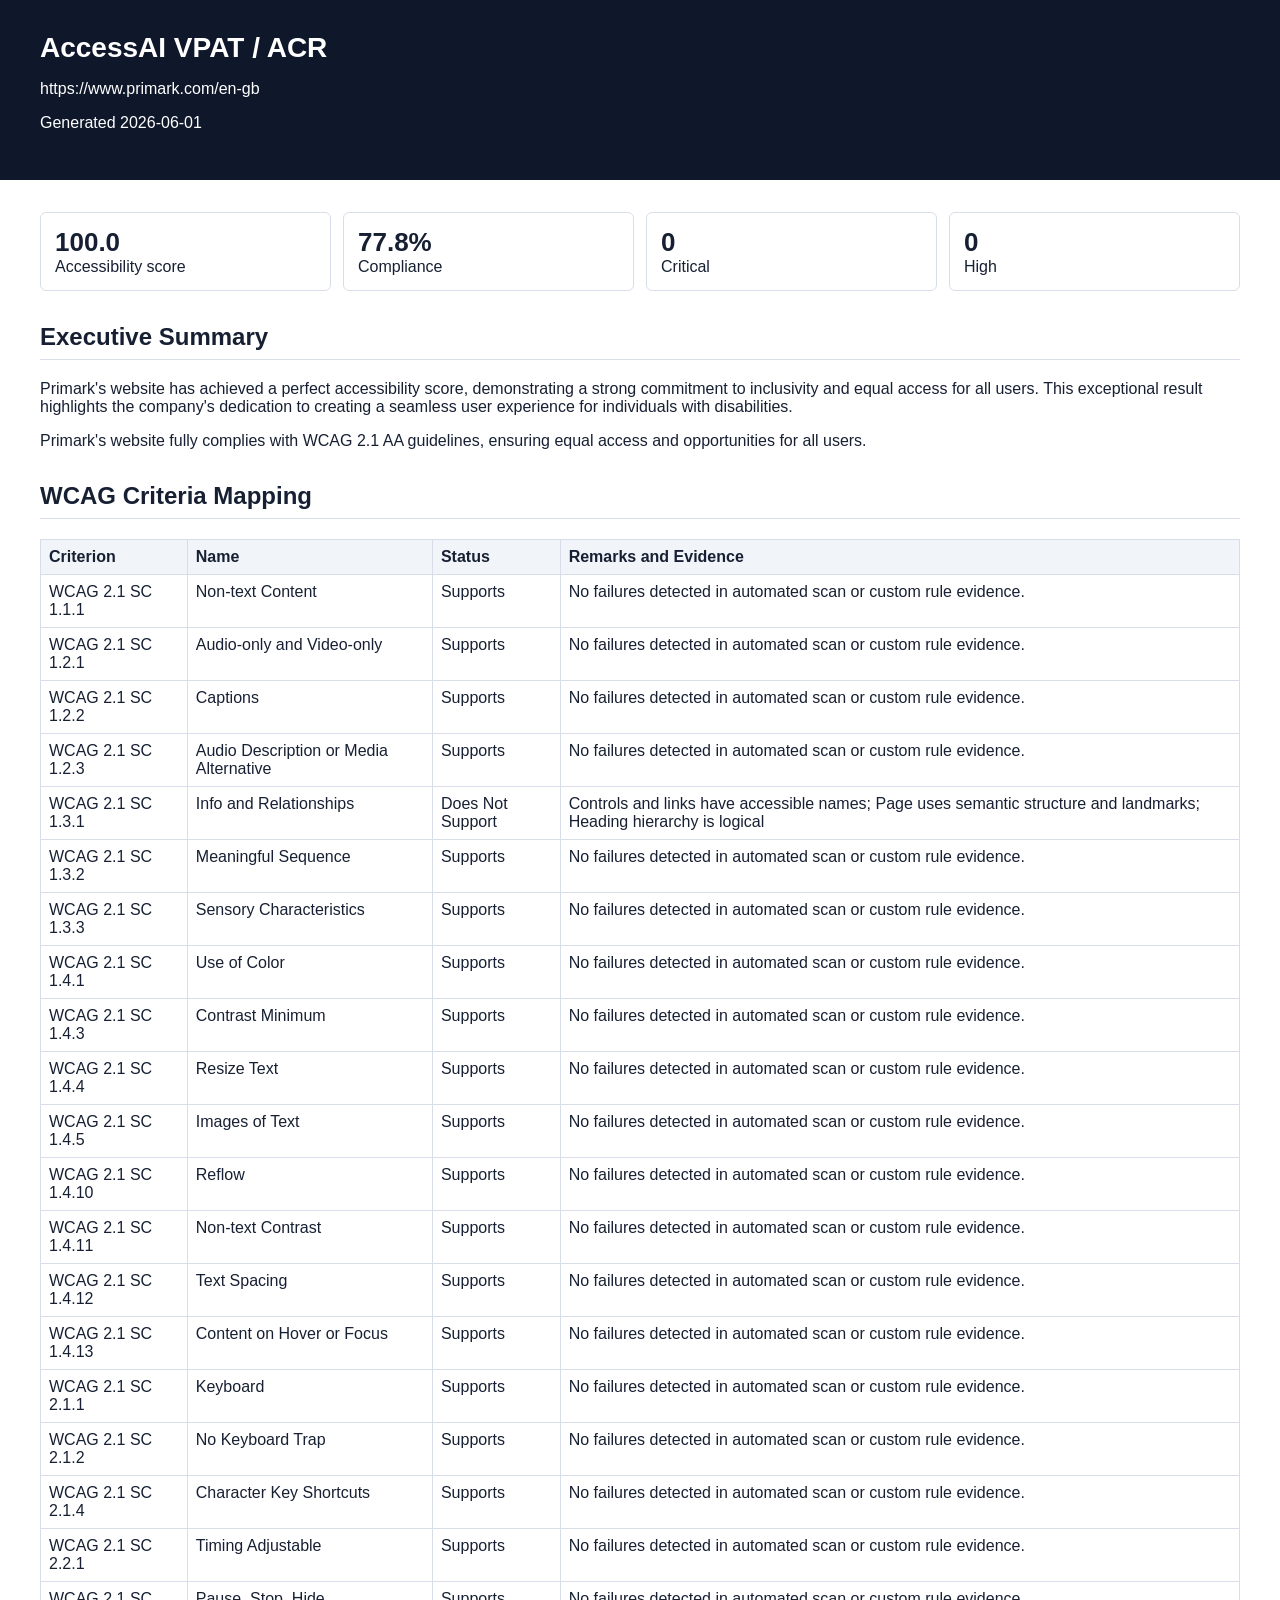
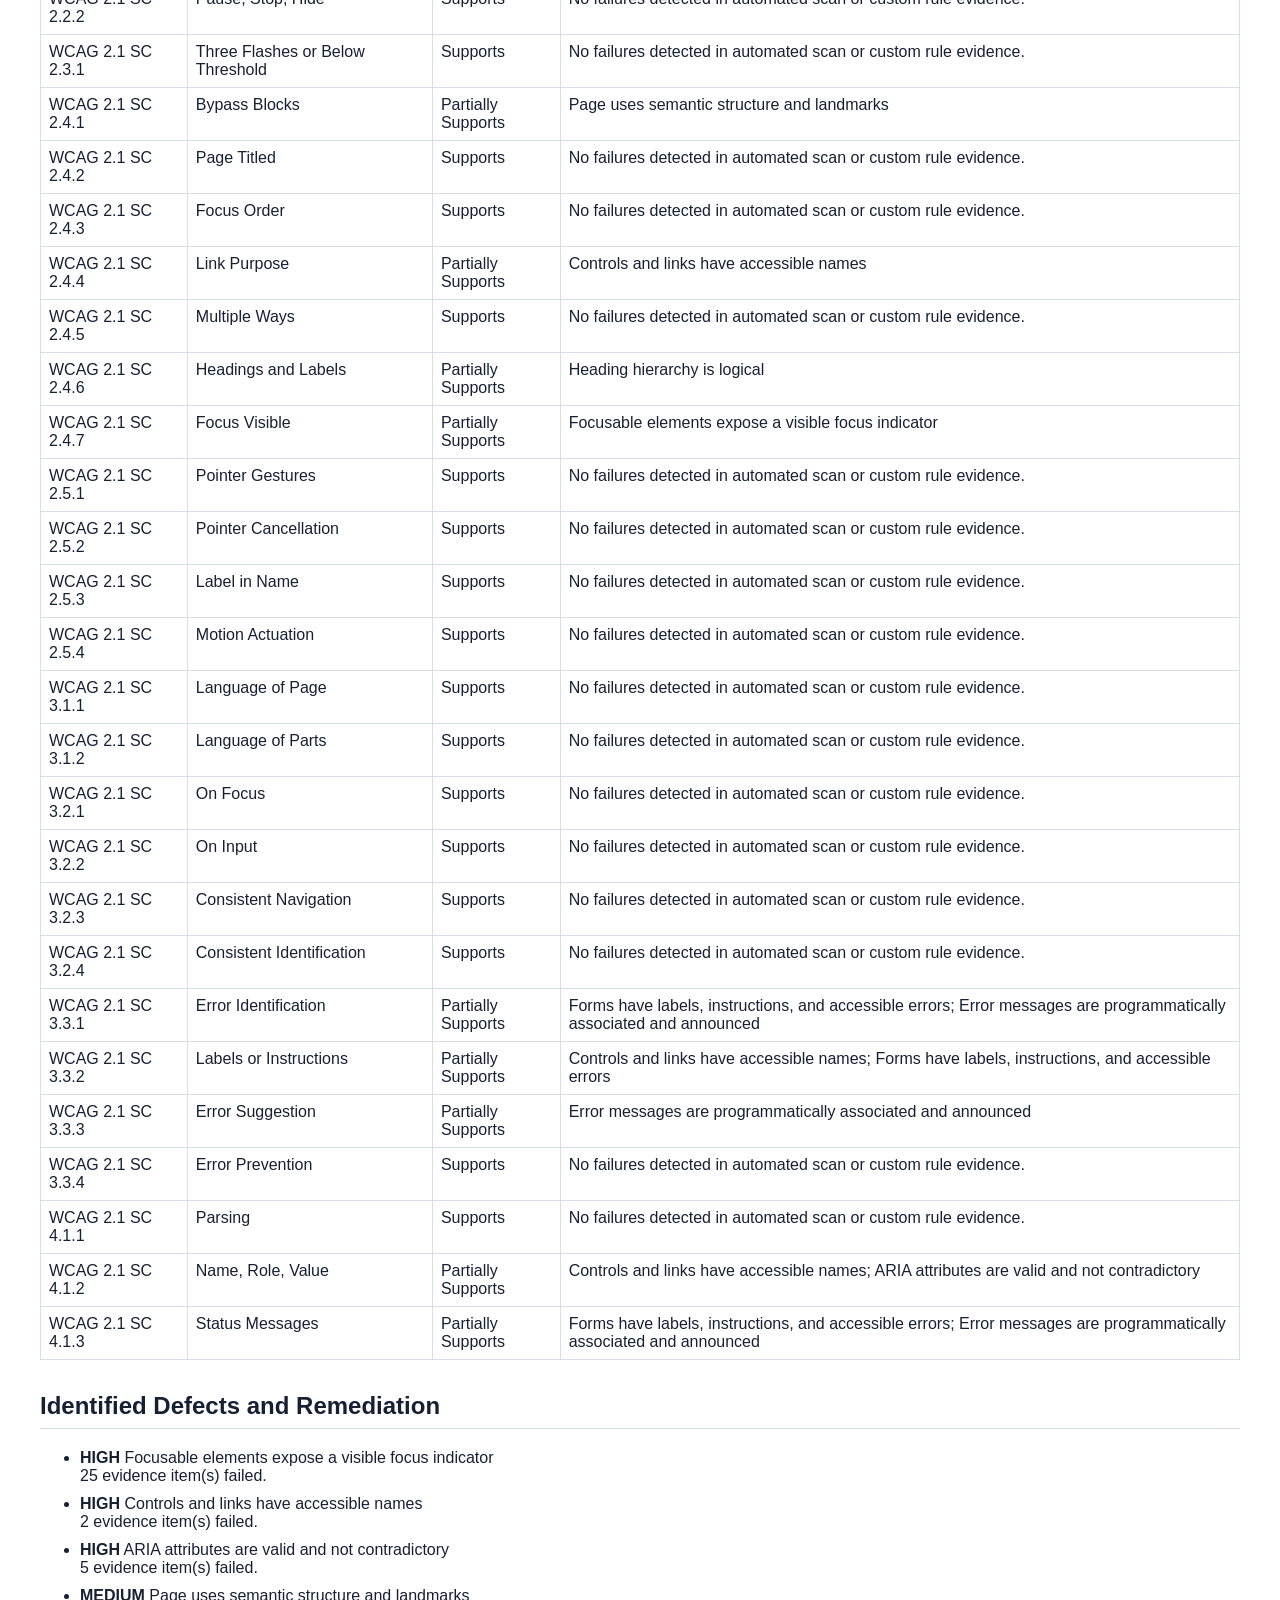
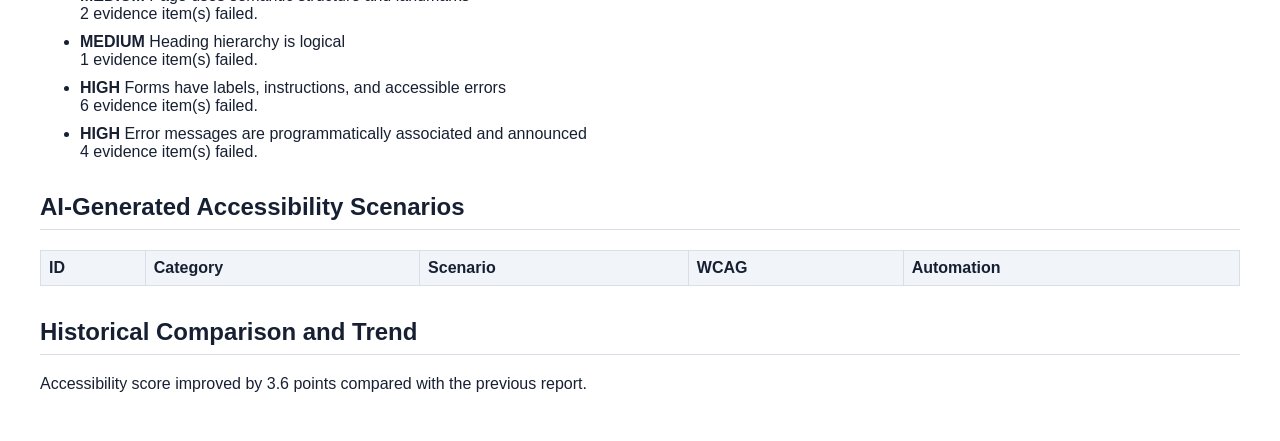
<file: data/reports/vpat-35cf0f25.html>
<!doctype html>
<html lang="en">
<head>
<meta charset="utf-8">
<title>VPAT ACR - https://www.primark.com/en-gb</title>
<style>
body { font-family: Arial, sans-serif; color: #172033; margin: 0; }
header { padding: 32px 40px; background: #0f172a; color: white; }
.logo { max-height: 48px; margin-bottom: 16px; }
main { padding: 32px 40px; }
h1 { margin: 0 0 8px; font-size: 28px; }
h2 { margin-top: 32px; border-bottom: 1px solid #d8dee9; padding-bottom: 8px; }
.metrics { display: grid; grid-template-columns: repeat(4, 1fr); gap: 12px; }
.metric { border: 1px solid #d8dee9; padding: 14px; border-radius: 6px; }
.metric strong { display: block; font-size: 26px; }
table { border-collapse: collapse; width: 100%; margin-top: 12px; }
th, td { border: 1px solid #d8dee9; padding: 8px; text-align: left; vertical-align: top; }
th { background: #f1f5f9; }
li { margin-bottom: 10px; }
</style>
</head>
<body>
<header><h1>AccessAI VPAT / ACR</h1><p>https://www.primark.com/en-gb</p><p>Generated 2026-06-01</p></header>
<main>
<section class="metrics">
<div class="metric"><strong>100.0</strong>Accessibility score</div>
<div class="metric"><strong>77.8%</strong>Compliance</div>
<div class="metric"><strong>0</strong>Critical</div>
<div class="metric"><strong>0</strong>High</div>
</section>
<h2>Executive Summary</h2>
<p>Primark&#x27;s website has achieved a perfect accessibility score, demonstrating a strong commitment to inclusivity and equal access for all users. This exceptional result highlights the company&#x27;s dedication to creating a seamless user experience for individuals with disabilities.</p>
<p>Primark&#x27;s website fully complies with WCAG 2.1 AA guidelines, ensuring equal access and opportunities for all users.</p>
<h2>WCAG Criteria Mapping</h2>
<table><thead><tr><th>Criterion</th><th>Name</th><th>Status</th><th>Remarks and Evidence</th></tr></thead><tbody><tr><td>WCAG 2.1 SC 1.1.1</td><td>Non-text Content</td><td>Supports</td><td>No failures detected in automated scan or custom rule evidence.</td></tr>
<tr><td>WCAG 2.1 SC 1.2.1</td><td>Audio-only and Video-only</td><td>Supports</td><td>No failures detected in automated scan or custom rule evidence.</td></tr>
<tr><td>WCAG 2.1 SC 1.2.2</td><td>Captions</td><td>Supports</td><td>No failures detected in automated scan or custom rule evidence.</td></tr>
<tr><td>WCAG 2.1 SC 1.2.3</td><td>Audio Description or Media Alternative</td><td>Supports</td><td>No failures detected in automated scan or custom rule evidence.</td></tr>
<tr><td>WCAG 2.1 SC 1.3.1</td><td>Info and Relationships</td><td>Does Not Support</td><td>Controls and links have accessible names; Page uses semantic structure and landmarks; Heading hierarchy is logical</td></tr>
<tr><td>WCAG 2.1 SC 1.3.2</td><td>Meaningful Sequence</td><td>Supports</td><td>No failures detected in automated scan or custom rule evidence.</td></tr>
<tr><td>WCAG 2.1 SC 1.3.3</td><td>Sensory Characteristics</td><td>Supports</td><td>No failures detected in automated scan or custom rule evidence.</td></tr>
<tr><td>WCAG 2.1 SC 1.4.1</td><td>Use of Color</td><td>Supports</td><td>No failures detected in automated scan or custom rule evidence.</td></tr>
<tr><td>WCAG 2.1 SC 1.4.3</td><td>Contrast Minimum</td><td>Supports</td><td>No failures detected in automated scan or custom rule evidence.</td></tr>
<tr><td>WCAG 2.1 SC 1.4.4</td><td>Resize Text</td><td>Supports</td><td>No failures detected in automated scan or custom rule evidence.</td></tr>
<tr><td>WCAG 2.1 SC 1.4.5</td><td>Images of Text</td><td>Supports</td><td>No failures detected in automated scan or custom rule evidence.</td></tr>
<tr><td>WCAG 2.1 SC 1.4.10</td><td>Reflow</td><td>Supports</td><td>No failures detected in automated scan or custom rule evidence.</td></tr>
<tr><td>WCAG 2.1 SC 1.4.11</td><td>Non-text Contrast</td><td>Supports</td><td>No failures detected in automated scan or custom rule evidence.</td></tr>
<tr><td>WCAG 2.1 SC 1.4.12</td><td>Text Spacing</td><td>Supports</td><td>No failures detected in automated scan or custom rule evidence.</td></tr>
<tr><td>WCAG 2.1 SC 1.4.13</td><td>Content on Hover or Focus</td><td>Supports</td><td>No failures detected in automated scan or custom rule evidence.</td></tr>
<tr><td>WCAG 2.1 SC 2.1.1</td><td>Keyboard</td><td>Supports</td><td>No failures detected in automated scan or custom rule evidence.</td></tr>
<tr><td>WCAG 2.1 SC 2.1.2</td><td>No Keyboard Trap</td><td>Supports</td><td>No failures detected in automated scan or custom rule evidence.</td></tr>
<tr><td>WCAG 2.1 SC 2.1.4</td><td>Character Key Shortcuts</td><td>Supports</td><td>No failures detected in automated scan or custom rule evidence.</td></tr>
<tr><td>WCAG 2.1 SC 2.2.1</td><td>Timing Adjustable</td><td>Supports</td><td>No failures detected in automated scan or custom rule evidence.</td></tr>
<tr><td>WCAG 2.1 SC 2.2.2</td><td>Pause, Stop, Hide</td><td>Supports</td><td>No failures detected in automated scan or custom rule evidence.</td></tr>
<tr><td>WCAG 2.1 SC 2.3.1</td><td>Three Flashes or Below Threshold</td><td>Supports</td><td>No failures detected in automated scan or custom rule evidence.</td></tr>
<tr><td>WCAG 2.1 SC 2.4.1</td><td>Bypass Blocks</td><td>Partially Supports</td><td>Page uses semantic structure and landmarks</td></tr>
<tr><td>WCAG 2.1 SC 2.4.2</td><td>Page Titled</td><td>Supports</td><td>No failures detected in automated scan or custom rule evidence.</td></tr>
<tr><td>WCAG 2.1 SC 2.4.3</td><td>Focus Order</td><td>Supports</td><td>No failures detected in automated scan or custom rule evidence.</td></tr>
<tr><td>WCAG 2.1 SC 2.4.4</td><td>Link Purpose</td><td>Partially Supports</td><td>Controls and links have accessible names</td></tr>
<tr><td>WCAG 2.1 SC 2.4.5</td><td>Multiple Ways</td><td>Supports</td><td>No failures detected in automated scan or custom rule evidence.</td></tr>
<tr><td>WCAG 2.1 SC 2.4.6</td><td>Headings and Labels</td><td>Partially Supports</td><td>Heading hierarchy is logical</td></tr>
<tr><td>WCAG 2.1 SC 2.4.7</td><td>Focus Visible</td><td>Partially Supports</td><td>Focusable elements expose a visible focus indicator</td></tr>
<tr><td>WCAG 2.1 SC 2.5.1</td><td>Pointer Gestures</td><td>Supports</td><td>No failures detected in automated scan or custom rule evidence.</td></tr>
<tr><td>WCAG 2.1 SC 2.5.2</td><td>Pointer Cancellation</td><td>Supports</td><td>No failures detected in automated scan or custom rule evidence.</td></tr>
<tr><td>WCAG 2.1 SC 2.5.3</td><td>Label in Name</td><td>Supports</td><td>No failures detected in automated scan or custom rule evidence.</td></tr>
<tr><td>WCAG 2.1 SC 2.5.4</td><td>Motion Actuation</td><td>Supports</td><td>No failures detected in automated scan or custom rule evidence.</td></tr>
<tr><td>WCAG 2.1 SC 3.1.1</td><td>Language of Page</td><td>Supports</td><td>No failures detected in automated scan or custom rule evidence.</td></tr>
<tr><td>WCAG 2.1 SC 3.1.2</td><td>Language of Parts</td><td>Supports</td><td>No failures detected in automated scan or custom rule evidence.</td></tr>
<tr><td>WCAG 2.1 SC 3.2.1</td><td>On Focus</td><td>Supports</td><td>No failures detected in automated scan or custom rule evidence.</td></tr>
<tr><td>WCAG 2.1 SC 3.2.2</td><td>On Input</td><td>Supports</td><td>No failures detected in automated scan or custom rule evidence.</td></tr>
<tr><td>WCAG 2.1 SC 3.2.3</td><td>Consistent Navigation</td><td>Supports</td><td>No failures detected in automated scan or custom rule evidence.</td></tr>
<tr><td>WCAG 2.1 SC 3.2.4</td><td>Consistent Identification</td><td>Supports</td><td>No failures detected in automated scan or custom rule evidence.</td></tr>
<tr><td>WCAG 2.1 SC 3.3.1</td><td>Error Identification</td><td>Partially Supports</td><td>Forms have labels, instructions, and accessible errors; Error messages are programmatically associated and announced</td></tr>
<tr><td>WCAG 2.1 SC 3.3.2</td><td>Labels or Instructions</td><td>Partially Supports</td><td>Controls and links have accessible names; Forms have labels, instructions, and accessible errors</td></tr>
<tr><td>WCAG 2.1 SC 3.3.3</td><td>Error Suggestion</td><td>Partially Supports</td><td>Error messages are programmatically associated and announced</td></tr>
<tr><td>WCAG 2.1 SC 3.3.4</td><td>Error Prevention</td><td>Supports</td><td>No failures detected in automated scan or custom rule evidence.</td></tr>
<tr><td>WCAG 2.1 SC 4.1.1</td><td>Parsing</td><td>Supports</td><td>No failures detected in automated scan or custom rule evidence.</td></tr>
<tr><td>WCAG 2.1 SC 4.1.2</td><td>Name, Role, Value</td><td>Partially Supports</td><td>Controls and links have accessible names; ARIA attributes are valid and not contradictory</td></tr>
<tr><td>WCAG 2.1 SC 4.1.3</td><td>Status Messages</td><td>Partially Supports</td><td>Forms have labels, instructions, and accessible errors; Error messages are programmatically associated and announced</td></tr></tbody></table>
<h2>Identified Defects and Remediation</h2>
<ul><li><strong>HIGH</strong> Focusable elements expose a visible focus indicator<br><span>25 evidence item(s) failed.</span></li>
<li><strong>HIGH</strong> Controls and links have accessible names<br><span>2 evidence item(s) failed.</span></li>
<li><strong>HIGH</strong> ARIA attributes are valid and not contradictory<br><span>5 evidence item(s) failed.</span></li>
<li><strong>MEDIUM</strong> Page uses semantic structure and landmarks<br><span>2 evidence item(s) failed.</span></li>
<li><strong>MEDIUM</strong> Heading hierarchy is logical<br><span>1 evidence item(s) failed.</span></li>
<li><strong>HIGH</strong> Forms have labels, instructions, and accessible errors<br><span>6 evidence item(s) failed.</span></li>
<li><strong>HIGH</strong> Error messages are programmatically associated and announced<br><span>4 evidence item(s) failed.</span></li></ul>
<h2>AI-Generated Accessibility Scenarios</h2>
<table><thead><tr><th>ID</th><th>Category</th><th>Scenario</th><th>WCAG</th><th>Automation</th></tr></thead><tbody></tbody></table>
<h2>Historical Comparison and Trend</h2>
<p>Accessibility score improved by 3.6 points compared with the previous report.</p>
</main>
</body>
</html>
</file>
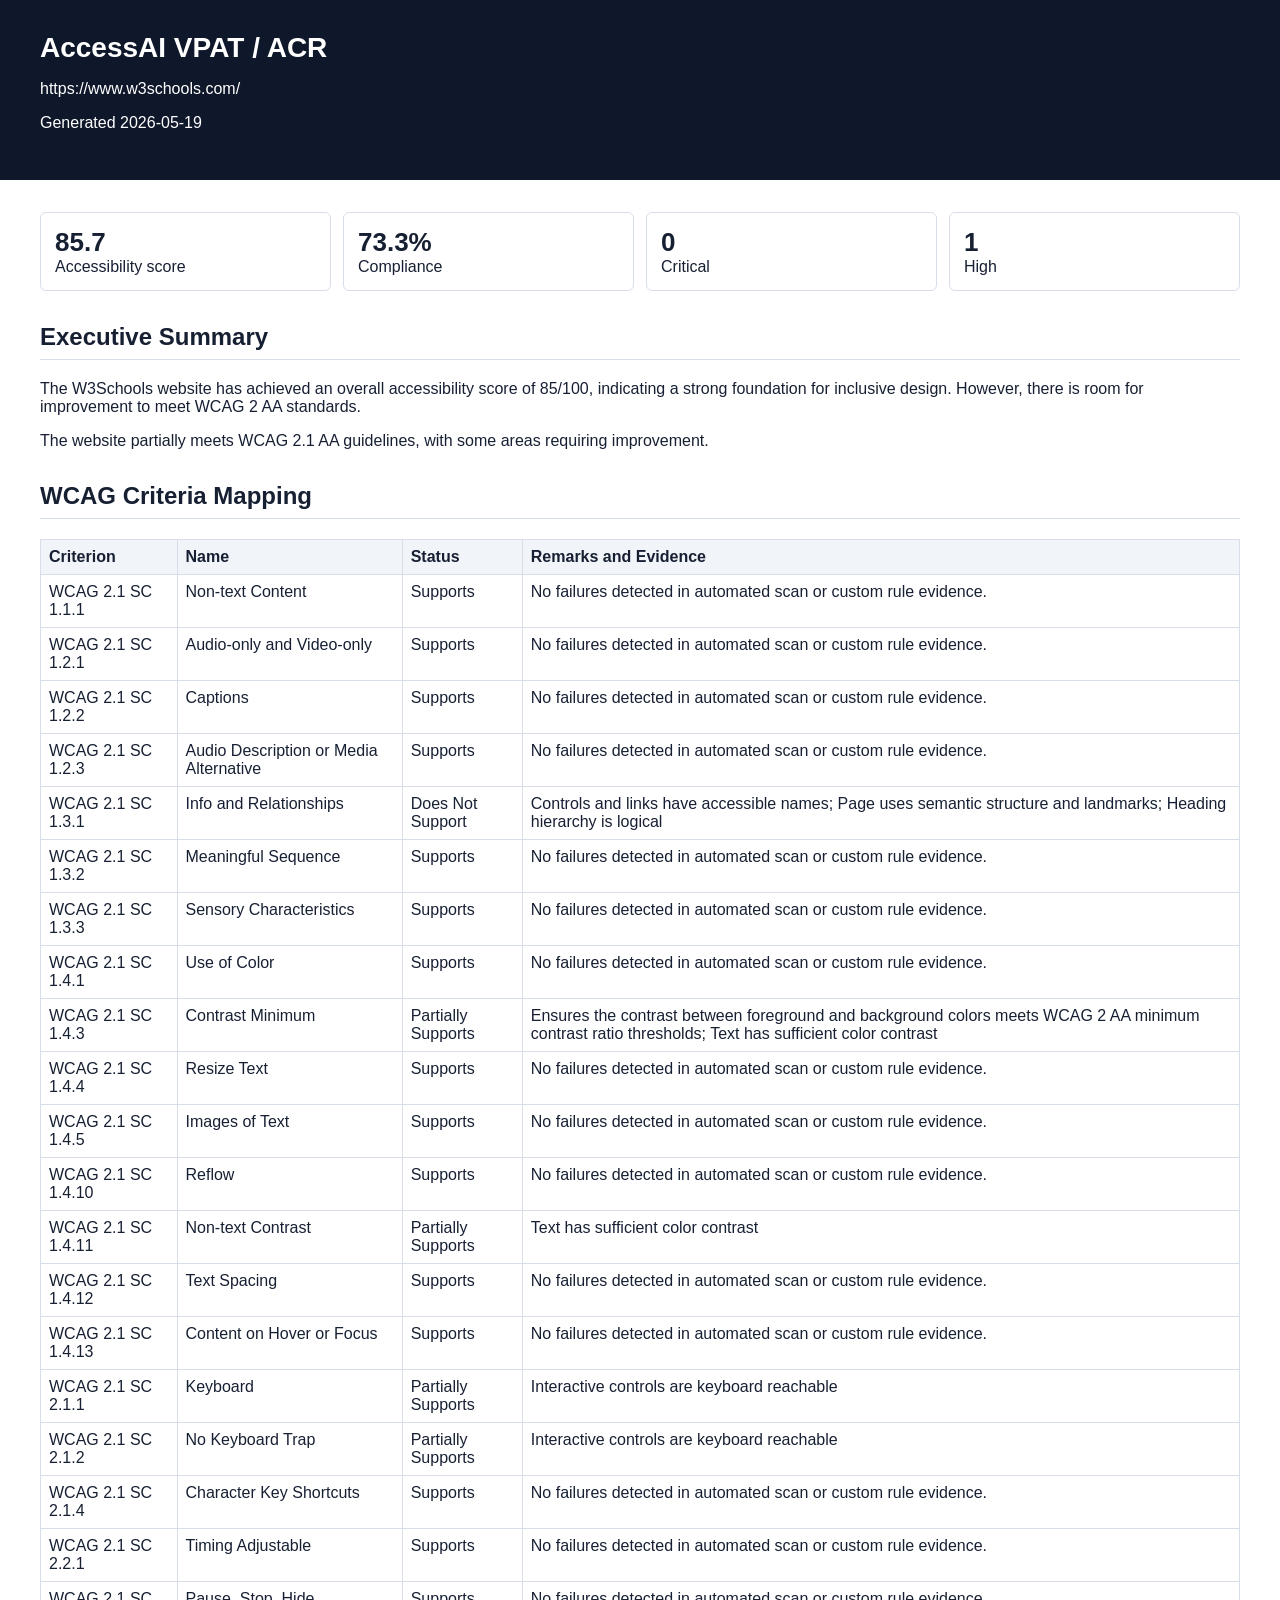
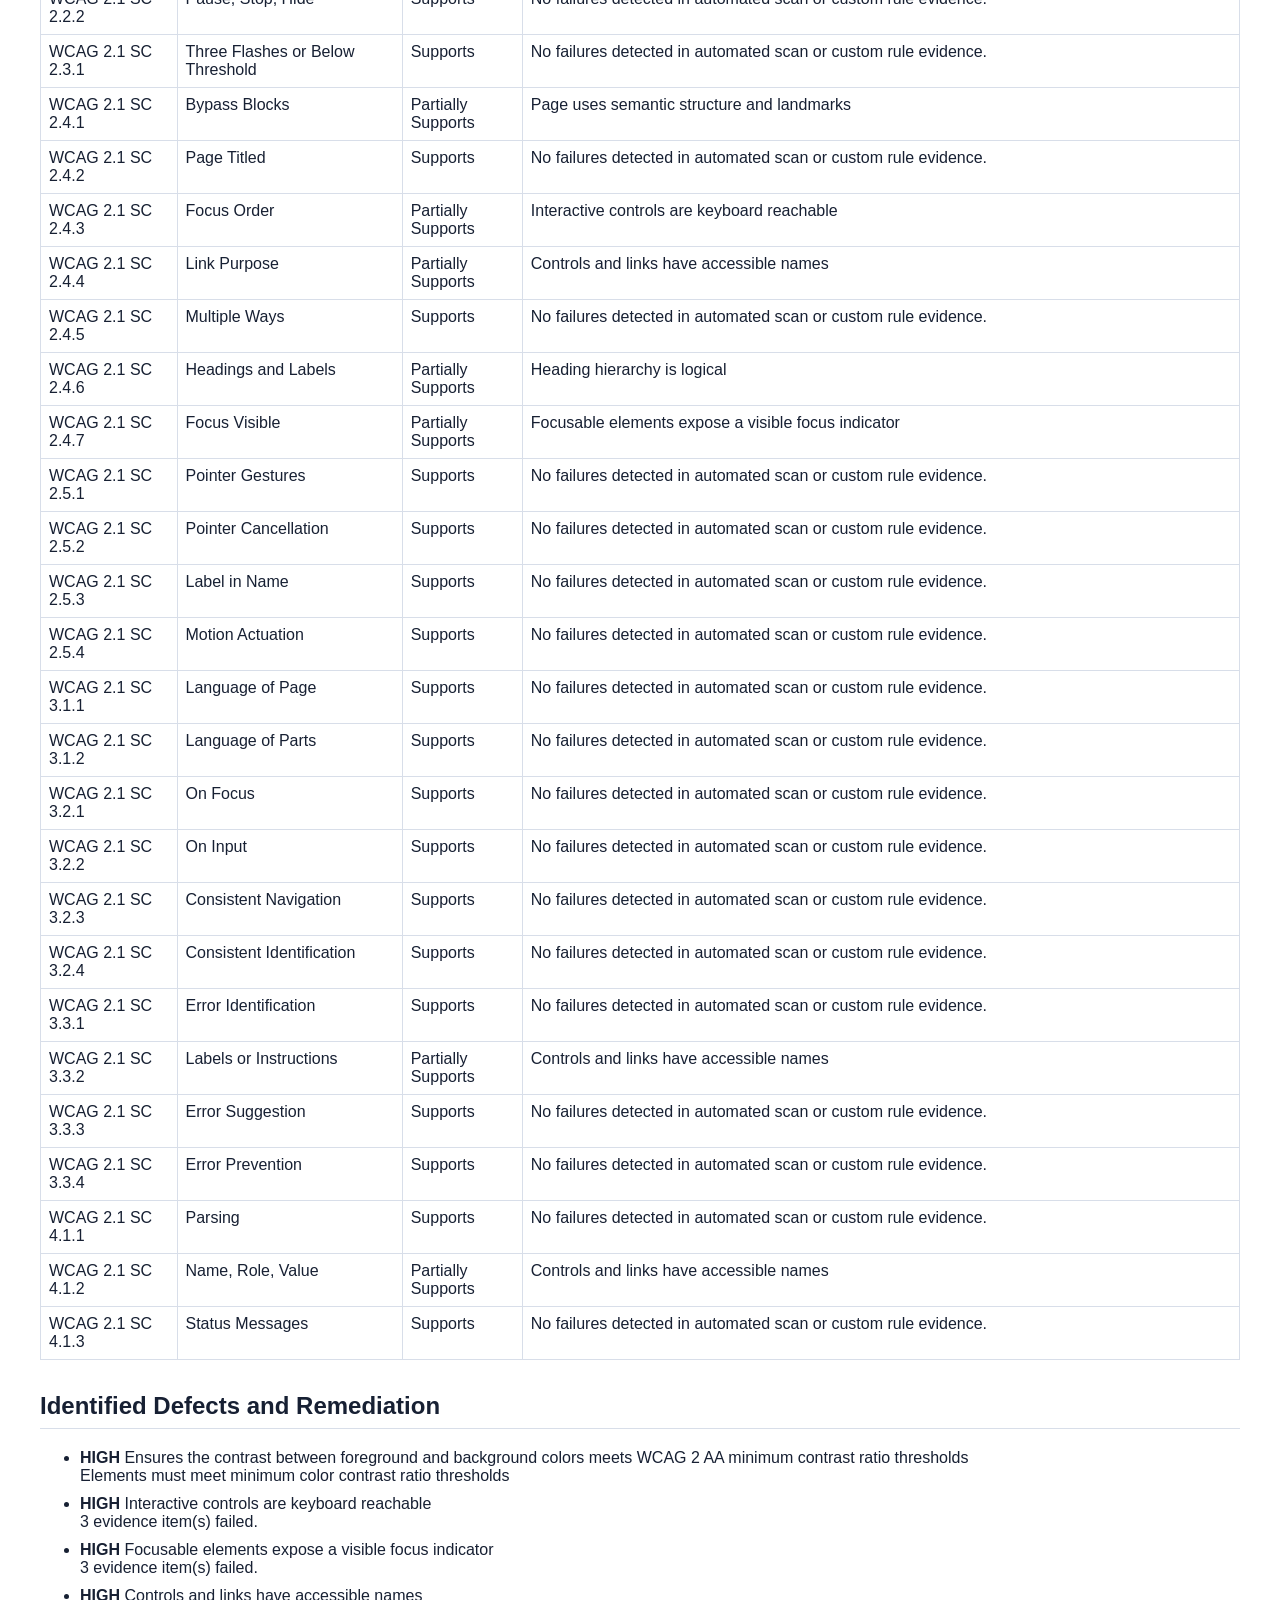
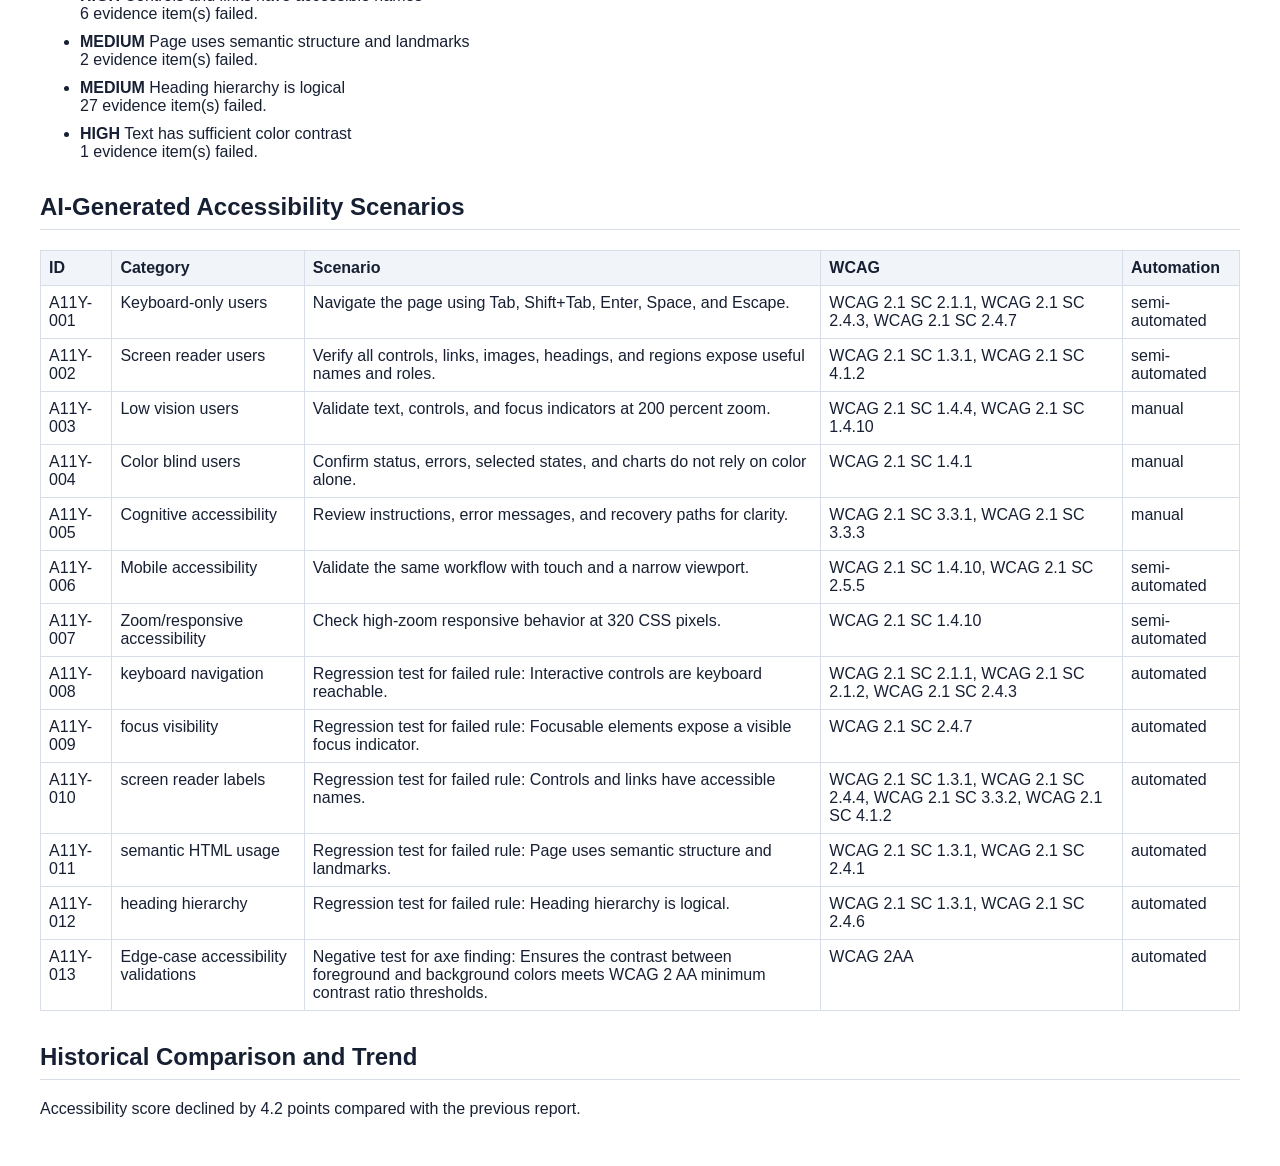
<file: data/reports/vpat-499cef3c.html>
<!doctype html>
<html lang="en">
<head>
<meta charset="utf-8">
<title>VPAT ACR - https://www.w3schools.com/</title>
<style>
body { font-family: Arial, sans-serif; color: #172033; margin: 0; }
header { padding: 32px 40px; background: #0f172a; color: white; }
.logo { max-height: 48px; margin-bottom: 16px; }
main { padding: 32px 40px; }
h1 { margin: 0 0 8px; font-size: 28px; }
h2 { margin-top: 32px; border-bottom: 1px solid #d8dee9; padding-bottom: 8px; }
.metrics { display: grid; grid-template-columns: repeat(4, 1fr); gap: 12px; }
.metric { border: 1px solid #d8dee9; padding: 14px; border-radius: 6px; }
.metric strong { display: block; font-size: 26px; }
table { border-collapse: collapse; width: 100%; margin-top: 12px; }
th, td { border: 1px solid #d8dee9; padding: 8px; text-align: left; vertical-align: top; }
th { background: #f1f5f9; }
li { margin-bottom: 10px; }
</style>
</head>
<body>
<header><h1>AccessAI VPAT / ACR</h1><p>https://www.w3schools.com/</p><p>Generated 2026-05-19</p></header>
<main>
<section class="metrics">
<div class="metric"><strong>85.7</strong>Accessibility score</div>
<div class="metric"><strong>73.3%</strong>Compliance</div>
<div class="metric"><strong>0</strong>Critical</div>
<div class="metric"><strong>1</strong>High</div>
</section>
<h2>Executive Summary</h2>
<p>The W3Schools website has achieved an overall accessibility score of 85/100, indicating a strong foundation for inclusive design. However, there is room for improvement to meet WCAG 2 AA standards.</p>
<p>The website partially meets WCAG 2.1 AA guidelines, with some areas requiring improvement.</p>
<h2>WCAG Criteria Mapping</h2>
<table><thead><tr><th>Criterion</th><th>Name</th><th>Status</th><th>Remarks and Evidence</th></tr></thead><tbody><tr><td>WCAG 2.1 SC 1.1.1</td><td>Non-text Content</td><td>Supports</td><td>No failures detected in automated scan or custom rule evidence.</td></tr>
<tr><td>WCAG 2.1 SC 1.2.1</td><td>Audio-only and Video-only</td><td>Supports</td><td>No failures detected in automated scan or custom rule evidence.</td></tr>
<tr><td>WCAG 2.1 SC 1.2.2</td><td>Captions</td><td>Supports</td><td>No failures detected in automated scan or custom rule evidence.</td></tr>
<tr><td>WCAG 2.1 SC 1.2.3</td><td>Audio Description or Media Alternative</td><td>Supports</td><td>No failures detected in automated scan or custom rule evidence.</td></tr>
<tr><td>WCAG 2.1 SC 1.3.1</td><td>Info and Relationships</td><td>Does Not Support</td><td>Controls and links have accessible names; Page uses semantic structure and landmarks; Heading hierarchy is logical</td></tr>
<tr><td>WCAG 2.1 SC 1.3.2</td><td>Meaningful Sequence</td><td>Supports</td><td>No failures detected in automated scan or custom rule evidence.</td></tr>
<tr><td>WCAG 2.1 SC 1.3.3</td><td>Sensory Characteristics</td><td>Supports</td><td>No failures detected in automated scan or custom rule evidence.</td></tr>
<tr><td>WCAG 2.1 SC 1.4.1</td><td>Use of Color</td><td>Supports</td><td>No failures detected in automated scan or custom rule evidence.</td></tr>
<tr><td>WCAG 2.1 SC 1.4.3</td><td>Contrast Minimum</td><td>Partially Supports</td><td>Ensures the contrast between foreground and background colors meets WCAG 2 AA minimum contrast ratio thresholds; Text has sufficient color contrast</td></tr>
<tr><td>WCAG 2.1 SC 1.4.4</td><td>Resize Text</td><td>Supports</td><td>No failures detected in automated scan or custom rule evidence.</td></tr>
<tr><td>WCAG 2.1 SC 1.4.5</td><td>Images of Text</td><td>Supports</td><td>No failures detected in automated scan or custom rule evidence.</td></tr>
<tr><td>WCAG 2.1 SC 1.4.10</td><td>Reflow</td><td>Supports</td><td>No failures detected in automated scan or custom rule evidence.</td></tr>
<tr><td>WCAG 2.1 SC 1.4.11</td><td>Non-text Contrast</td><td>Partially Supports</td><td>Text has sufficient color contrast</td></tr>
<tr><td>WCAG 2.1 SC 1.4.12</td><td>Text Spacing</td><td>Supports</td><td>No failures detected in automated scan or custom rule evidence.</td></tr>
<tr><td>WCAG 2.1 SC 1.4.13</td><td>Content on Hover or Focus</td><td>Supports</td><td>No failures detected in automated scan or custom rule evidence.</td></tr>
<tr><td>WCAG 2.1 SC 2.1.1</td><td>Keyboard</td><td>Partially Supports</td><td>Interactive controls are keyboard reachable</td></tr>
<tr><td>WCAG 2.1 SC 2.1.2</td><td>No Keyboard Trap</td><td>Partially Supports</td><td>Interactive controls are keyboard reachable</td></tr>
<tr><td>WCAG 2.1 SC 2.1.4</td><td>Character Key Shortcuts</td><td>Supports</td><td>No failures detected in automated scan or custom rule evidence.</td></tr>
<tr><td>WCAG 2.1 SC 2.2.1</td><td>Timing Adjustable</td><td>Supports</td><td>No failures detected in automated scan or custom rule evidence.</td></tr>
<tr><td>WCAG 2.1 SC 2.2.2</td><td>Pause, Stop, Hide</td><td>Supports</td><td>No failures detected in automated scan or custom rule evidence.</td></tr>
<tr><td>WCAG 2.1 SC 2.3.1</td><td>Three Flashes or Below Threshold</td><td>Supports</td><td>No failures detected in automated scan or custom rule evidence.</td></tr>
<tr><td>WCAG 2.1 SC 2.4.1</td><td>Bypass Blocks</td><td>Partially Supports</td><td>Page uses semantic structure and landmarks</td></tr>
<tr><td>WCAG 2.1 SC 2.4.2</td><td>Page Titled</td><td>Supports</td><td>No failures detected in automated scan or custom rule evidence.</td></tr>
<tr><td>WCAG 2.1 SC 2.4.3</td><td>Focus Order</td><td>Partially Supports</td><td>Interactive controls are keyboard reachable</td></tr>
<tr><td>WCAG 2.1 SC 2.4.4</td><td>Link Purpose</td><td>Partially Supports</td><td>Controls and links have accessible names</td></tr>
<tr><td>WCAG 2.1 SC 2.4.5</td><td>Multiple Ways</td><td>Supports</td><td>No failures detected in automated scan or custom rule evidence.</td></tr>
<tr><td>WCAG 2.1 SC 2.4.6</td><td>Headings and Labels</td><td>Partially Supports</td><td>Heading hierarchy is logical</td></tr>
<tr><td>WCAG 2.1 SC 2.4.7</td><td>Focus Visible</td><td>Partially Supports</td><td>Focusable elements expose a visible focus indicator</td></tr>
<tr><td>WCAG 2.1 SC 2.5.1</td><td>Pointer Gestures</td><td>Supports</td><td>No failures detected in automated scan or custom rule evidence.</td></tr>
<tr><td>WCAG 2.1 SC 2.5.2</td><td>Pointer Cancellation</td><td>Supports</td><td>No failures detected in automated scan or custom rule evidence.</td></tr>
<tr><td>WCAG 2.1 SC 2.5.3</td><td>Label in Name</td><td>Supports</td><td>No failures detected in automated scan or custom rule evidence.</td></tr>
<tr><td>WCAG 2.1 SC 2.5.4</td><td>Motion Actuation</td><td>Supports</td><td>No failures detected in automated scan or custom rule evidence.</td></tr>
<tr><td>WCAG 2.1 SC 3.1.1</td><td>Language of Page</td><td>Supports</td><td>No failures detected in automated scan or custom rule evidence.</td></tr>
<tr><td>WCAG 2.1 SC 3.1.2</td><td>Language of Parts</td><td>Supports</td><td>No failures detected in automated scan or custom rule evidence.</td></tr>
<tr><td>WCAG 2.1 SC 3.2.1</td><td>On Focus</td><td>Supports</td><td>No failures detected in automated scan or custom rule evidence.</td></tr>
<tr><td>WCAG 2.1 SC 3.2.2</td><td>On Input</td><td>Supports</td><td>No failures detected in automated scan or custom rule evidence.</td></tr>
<tr><td>WCAG 2.1 SC 3.2.3</td><td>Consistent Navigation</td><td>Supports</td><td>No failures detected in automated scan or custom rule evidence.</td></tr>
<tr><td>WCAG 2.1 SC 3.2.4</td><td>Consistent Identification</td><td>Supports</td><td>No failures detected in automated scan or custom rule evidence.</td></tr>
<tr><td>WCAG 2.1 SC 3.3.1</td><td>Error Identification</td><td>Supports</td><td>No failures detected in automated scan or custom rule evidence.</td></tr>
<tr><td>WCAG 2.1 SC 3.3.2</td><td>Labels or Instructions</td><td>Partially Supports</td><td>Controls and links have accessible names</td></tr>
<tr><td>WCAG 2.1 SC 3.3.3</td><td>Error Suggestion</td><td>Supports</td><td>No failures detected in automated scan or custom rule evidence.</td></tr>
<tr><td>WCAG 2.1 SC 3.3.4</td><td>Error Prevention</td><td>Supports</td><td>No failures detected in automated scan or custom rule evidence.</td></tr>
<tr><td>WCAG 2.1 SC 4.1.1</td><td>Parsing</td><td>Supports</td><td>No failures detected in automated scan or custom rule evidence.</td></tr>
<tr><td>WCAG 2.1 SC 4.1.2</td><td>Name, Role, Value</td><td>Partially Supports</td><td>Controls and links have accessible names</td></tr>
<tr><td>WCAG 2.1 SC 4.1.3</td><td>Status Messages</td><td>Supports</td><td>No failures detected in automated scan or custom rule evidence.</td></tr></tbody></table>
<h2>Identified Defects and Remediation</h2>
<ul><li><strong>HIGH</strong> Ensures the contrast between foreground and background colors meets WCAG 2 AA minimum contrast ratio thresholds<br><span>Elements must meet minimum color contrast ratio thresholds</span></li>
<li><strong>HIGH</strong> Interactive controls are keyboard reachable<br><span>3 evidence item(s) failed.</span></li>
<li><strong>HIGH</strong> Focusable elements expose a visible focus indicator<br><span>3 evidence item(s) failed.</span></li>
<li><strong>HIGH</strong> Controls and links have accessible names<br><span>6 evidence item(s) failed.</span></li>
<li><strong>MEDIUM</strong> Page uses semantic structure and landmarks<br><span>2 evidence item(s) failed.</span></li>
<li><strong>MEDIUM</strong> Heading hierarchy is logical<br><span>27 evidence item(s) failed.</span></li>
<li><strong>HIGH</strong> Text has sufficient color contrast<br><span>1 evidence item(s) failed.</span></li></ul>
<h2>AI-Generated Accessibility Scenarios</h2>
<table><thead><tr><th>ID</th><th>Category</th><th>Scenario</th><th>WCAG</th><th>Automation</th></tr></thead><tbody><tr><td>A11Y-001</td><td>Keyboard-only users</td><td>Navigate the page using Tab, Shift+Tab, Enter, Space, and Escape.</td><td>WCAG 2.1 SC 2.1.1, WCAG 2.1 SC 2.4.3, WCAG 2.1 SC 2.4.7</td><td>semi-automated</td></tr>
<tr><td>A11Y-002</td><td>Screen reader users</td><td>Verify all controls, links, images, headings, and regions expose useful names and roles.</td><td>WCAG 2.1 SC 1.3.1, WCAG 2.1 SC 4.1.2</td><td>semi-automated</td></tr>
<tr><td>A11Y-003</td><td>Low vision users</td><td>Validate text, controls, and focus indicators at 200 percent zoom.</td><td>WCAG 2.1 SC 1.4.4, WCAG 2.1 SC 1.4.10</td><td>manual</td></tr>
<tr><td>A11Y-004</td><td>Color blind users</td><td>Confirm status, errors, selected states, and charts do not rely on color alone.</td><td>WCAG 2.1 SC 1.4.1</td><td>manual</td></tr>
<tr><td>A11Y-005</td><td>Cognitive accessibility</td><td>Review instructions, error messages, and recovery paths for clarity.</td><td>WCAG 2.1 SC 3.3.1, WCAG 2.1 SC 3.3.3</td><td>manual</td></tr>
<tr><td>A11Y-006</td><td>Mobile accessibility</td><td>Validate the same workflow with touch and a narrow viewport.</td><td>WCAG 2.1 SC 1.4.10, WCAG 2.1 SC 2.5.5</td><td>semi-automated</td></tr>
<tr><td>A11Y-007</td><td>Zoom/responsive accessibility</td><td>Check high-zoom responsive behavior at 320 CSS pixels.</td><td>WCAG 2.1 SC 1.4.10</td><td>semi-automated</td></tr>
<tr><td>A11Y-008</td><td>keyboard navigation</td><td>Regression test for failed rule: Interactive controls are keyboard reachable.</td><td>WCAG 2.1 SC 2.1.1, WCAG 2.1 SC 2.1.2, WCAG 2.1 SC 2.4.3</td><td>automated</td></tr>
<tr><td>A11Y-009</td><td>focus visibility</td><td>Regression test for failed rule: Focusable elements expose a visible focus indicator.</td><td>WCAG 2.1 SC 2.4.7</td><td>automated</td></tr>
<tr><td>A11Y-010</td><td>screen reader labels</td><td>Regression test for failed rule: Controls and links have accessible names.</td><td>WCAG 2.1 SC 1.3.1, WCAG 2.1 SC 2.4.4, WCAG 2.1 SC 3.3.2, WCAG 2.1 SC 4.1.2</td><td>automated</td></tr>
<tr><td>A11Y-011</td><td>semantic HTML usage</td><td>Regression test for failed rule: Page uses semantic structure and landmarks.</td><td>WCAG 2.1 SC 1.3.1, WCAG 2.1 SC 2.4.1</td><td>automated</td></tr>
<tr><td>A11Y-012</td><td>heading hierarchy</td><td>Regression test for failed rule: Heading hierarchy is logical.</td><td>WCAG 2.1 SC 1.3.1, WCAG 2.1 SC 2.4.6</td><td>automated</td></tr>
<tr><td>A11Y-013</td><td>Edge-case accessibility validations</td><td>Negative test for axe finding: Ensures the contrast between foreground and background colors meets WCAG 2 AA minimum contrast ratio thresholds.</td><td>WCAG 2AA</td><td>automated</td></tr></tbody></table>
<h2>Historical Comparison and Trend</h2>
<p>Accessibility score declined by 4.2 points compared with the previous report.</p>
</main>
</body>
</html>
</file>
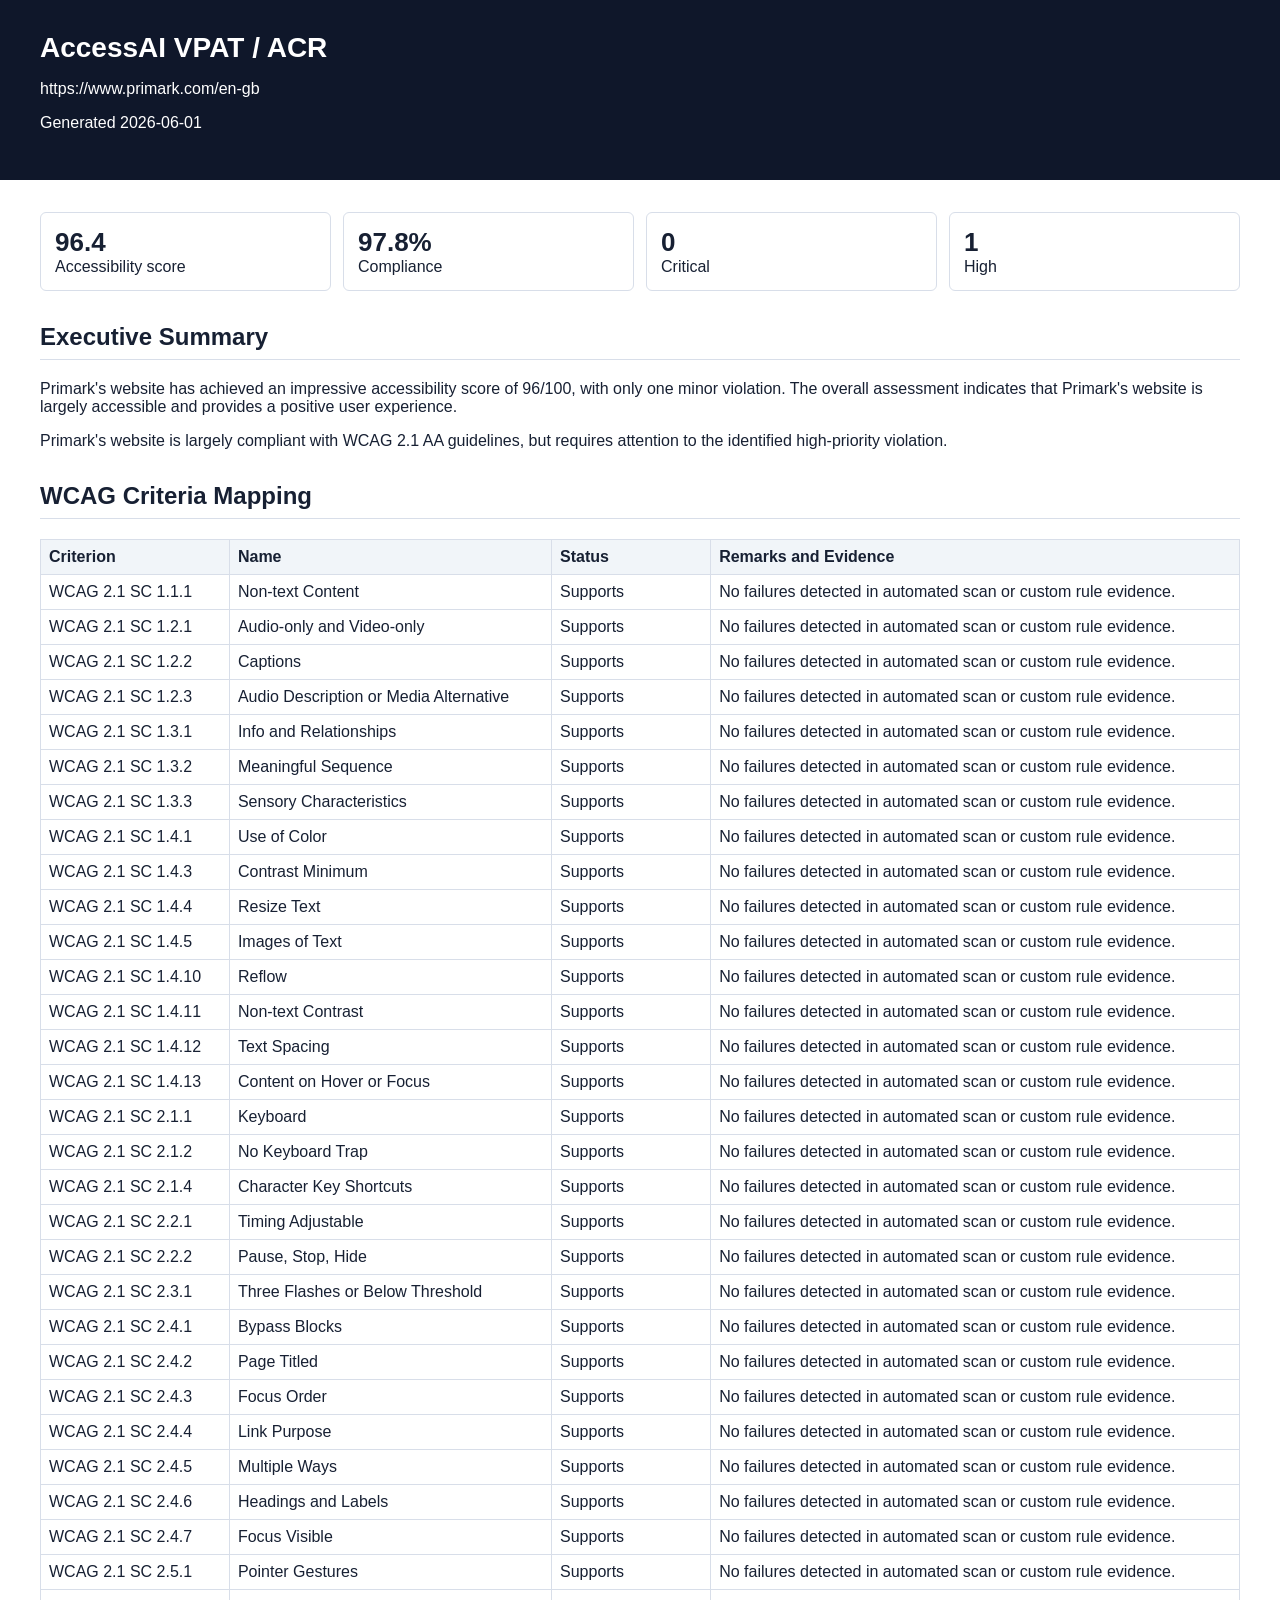
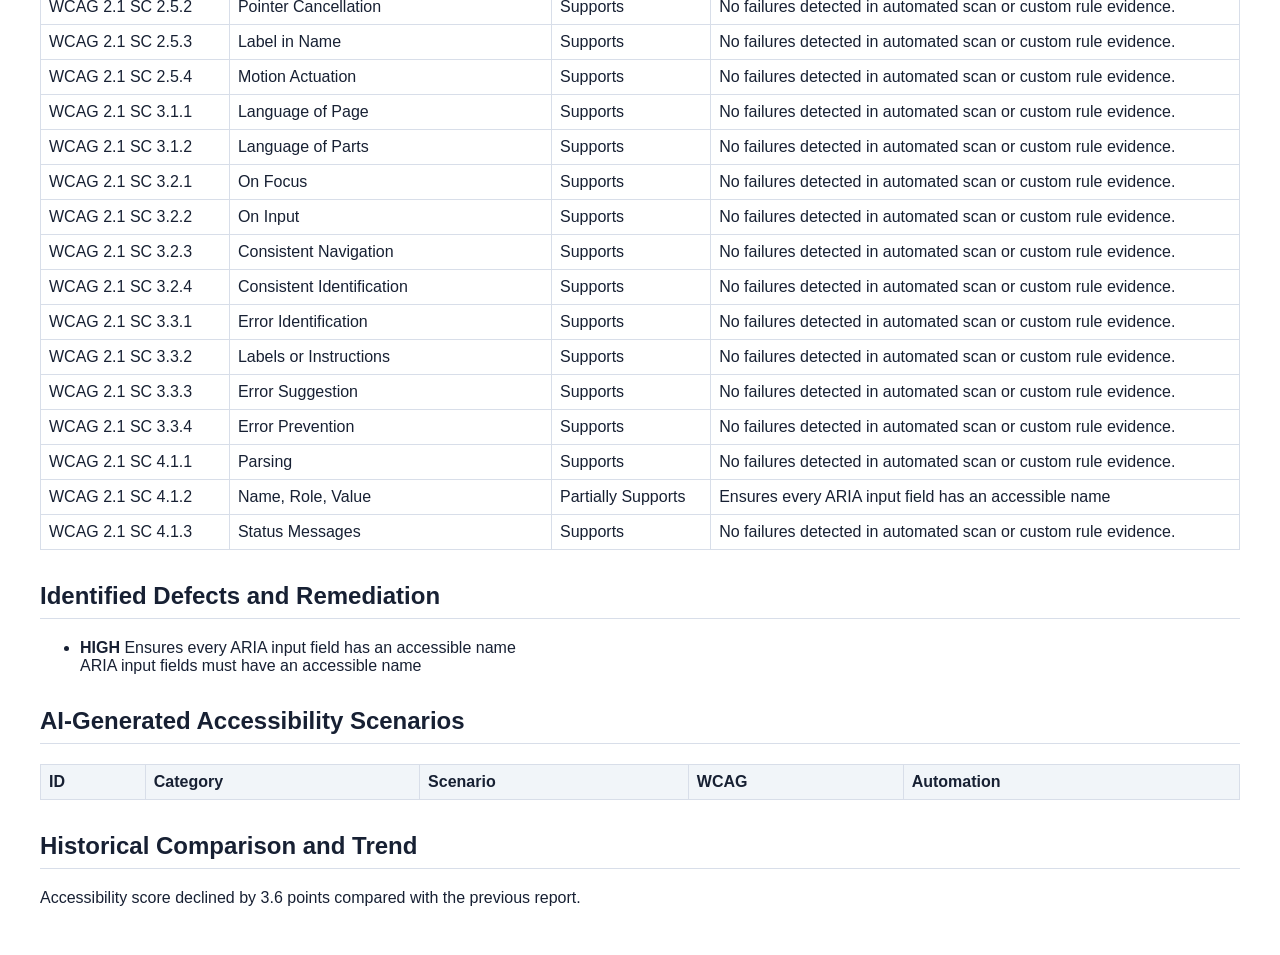
<file: data/reports/vpat-5fcd83bd.html>
<!doctype html>
<html lang="en">
<head>
<meta charset="utf-8">
<title>VPAT ACR - https://www.primark.com/en-gb</title>
<style>
body { font-family: Arial, sans-serif; color: #172033; margin: 0; }
header { padding: 32px 40px; background: #0f172a; color: white; }
.logo { max-height: 48px; margin-bottom: 16px; }
main { padding: 32px 40px; }
h1 { margin: 0 0 8px; font-size: 28px; }
h2 { margin-top: 32px; border-bottom: 1px solid #d8dee9; padding-bottom: 8px; }
.metrics { display: grid; grid-template-columns: repeat(4, 1fr); gap: 12px; }
.metric { border: 1px solid #d8dee9; padding: 14px; border-radius: 6px; }
.metric strong { display: block; font-size: 26px; }
table { border-collapse: collapse; width: 100%; margin-top: 12px; }
th, td { border: 1px solid #d8dee9; padding: 8px; text-align: left; vertical-align: top; }
th { background: #f1f5f9; }
li { margin-bottom: 10px; }
</style>
</head>
<body>
<header><h1>AccessAI VPAT / ACR</h1><p>https://www.primark.com/en-gb</p><p>Generated 2026-06-01</p></header>
<main>
<section class="metrics">
<div class="metric"><strong>96.4</strong>Accessibility score</div>
<div class="metric"><strong>97.8%</strong>Compliance</div>
<div class="metric"><strong>0</strong>Critical</div>
<div class="metric"><strong>1</strong>High</div>
</section>
<h2>Executive Summary</h2>
<p>Primark&#x27;s website has achieved an impressive accessibility score of 96/100, with only one minor violation. The overall assessment indicates that Primark&#x27;s website is largely accessible and provides a positive user experience.</p>
<p>Primark&#x27;s website is largely compliant with WCAG 2.1 AA guidelines, but requires attention to the identified high-priority violation.</p>
<h2>WCAG Criteria Mapping</h2>
<table><thead><tr><th>Criterion</th><th>Name</th><th>Status</th><th>Remarks and Evidence</th></tr></thead><tbody><tr><td>WCAG 2.1 SC 1.1.1</td><td>Non-text Content</td><td>Supports</td><td>No failures detected in automated scan or custom rule evidence.</td></tr>
<tr><td>WCAG 2.1 SC 1.2.1</td><td>Audio-only and Video-only</td><td>Supports</td><td>No failures detected in automated scan or custom rule evidence.</td></tr>
<tr><td>WCAG 2.1 SC 1.2.2</td><td>Captions</td><td>Supports</td><td>No failures detected in automated scan or custom rule evidence.</td></tr>
<tr><td>WCAG 2.1 SC 1.2.3</td><td>Audio Description or Media Alternative</td><td>Supports</td><td>No failures detected in automated scan or custom rule evidence.</td></tr>
<tr><td>WCAG 2.1 SC 1.3.1</td><td>Info and Relationships</td><td>Supports</td><td>No failures detected in automated scan or custom rule evidence.</td></tr>
<tr><td>WCAG 2.1 SC 1.3.2</td><td>Meaningful Sequence</td><td>Supports</td><td>No failures detected in automated scan or custom rule evidence.</td></tr>
<tr><td>WCAG 2.1 SC 1.3.3</td><td>Sensory Characteristics</td><td>Supports</td><td>No failures detected in automated scan or custom rule evidence.</td></tr>
<tr><td>WCAG 2.1 SC 1.4.1</td><td>Use of Color</td><td>Supports</td><td>No failures detected in automated scan or custom rule evidence.</td></tr>
<tr><td>WCAG 2.1 SC 1.4.3</td><td>Contrast Minimum</td><td>Supports</td><td>No failures detected in automated scan or custom rule evidence.</td></tr>
<tr><td>WCAG 2.1 SC 1.4.4</td><td>Resize Text</td><td>Supports</td><td>No failures detected in automated scan or custom rule evidence.</td></tr>
<tr><td>WCAG 2.1 SC 1.4.5</td><td>Images of Text</td><td>Supports</td><td>No failures detected in automated scan or custom rule evidence.</td></tr>
<tr><td>WCAG 2.1 SC 1.4.10</td><td>Reflow</td><td>Supports</td><td>No failures detected in automated scan or custom rule evidence.</td></tr>
<tr><td>WCAG 2.1 SC 1.4.11</td><td>Non-text Contrast</td><td>Supports</td><td>No failures detected in automated scan or custom rule evidence.</td></tr>
<tr><td>WCAG 2.1 SC 1.4.12</td><td>Text Spacing</td><td>Supports</td><td>No failures detected in automated scan or custom rule evidence.</td></tr>
<tr><td>WCAG 2.1 SC 1.4.13</td><td>Content on Hover or Focus</td><td>Supports</td><td>No failures detected in automated scan or custom rule evidence.</td></tr>
<tr><td>WCAG 2.1 SC 2.1.1</td><td>Keyboard</td><td>Supports</td><td>No failures detected in automated scan or custom rule evidence.</td></tr>
<tr><td>WCAG 2.1 SC 2.1.2</td><td>No Keyboard Trap</td><td>Supports</td><td>No failures detected in automated scan or custom rule evidence.</td></tr>
<tr><td>WCAG 2.1 SC 2.1.4</td><td>Character Key Shortcuts</td><td>Supports</td><td>No failures detected in automated scan or custom rule evidence.</td></tr>
<tr><td>WCAG 2.1 SC 2.2.1</td><td>Timing Adjustable</td><td>Supports</td><td>No failures detected in automated scan or custom rule evidence.</td></tr>
<tr><td>WCAG 2.1 SC 2.2.2</td><td>Pause, Stop, Hide</td><td>Supports</td><td>No failures detected in automated scan or custom rule evidence.</td></tr>
<tr><td>WCAG 2.1 SC 2.3.1</td><td>Three Flashes or Below Threshold</td><td>Supports</td><td>No failures detected in automated scan or custom rule evidence.</td></tr>
<tr><td>WCAG 2.1 SC 2.4.1</td><td>Bypass Blocks</td><td>Supports</td><td>No failures detected in automated scan or custom rule evidence.</td></tr>
<tr><td>WCAG 2.1 SC 2.4.2</td><td>Page Titled</td><td>Supports</td><td>No failures detected in automated scan or custom rule evidence.</td></tr>
<tr><td>WCAG 2.1 SC 2.4.3</td><td>Focus Order</td><td>Supports</td><td>No failures detected in automated scan or custom rule evidence.</td></tr>
<tr><td>WCAG 2.1 SC 2.4.4</td><td>Link Purpose</td><td>Supports</td><td>No failures detected in automated scan or custom rule evidence.</td></tr>
<tr><td>WCAG 2.1 SC 2.4.5</td><td>Multiple Ways</td><td>Supports</td><td>No failures detected in automated scan or custom rule evidence.</td></tr>
<tr><td>WCAG 2.1 SC 2.4.6</td><td>Headings and Labels</td><td>Supports</td><td>No failures detected in automated scan or custom rule evidence.</td></tr>
<tr><td>WCAG 2.1 SC 2.4.7</td><td>Focus Visible</td><td>Supports</td><td>No failures detected in automated scan or custom rule evidence.</td></tr>
<tr><td>WCAG 2.1 SC 2.5.1</td><td>Pointer Gestures</td><td>Supports</td><td>No failures detected in automated scan or custom rule evidence.</td></tr>
<tr><td>WCAG 2.1 SC 2.5.2</td><td>Pointer Cancellation</td><td>Supports</td><td>No failures detected in automated scan or custom rule evidence.</td></tr>
<tr><td>WCAG 2.1 SC 2.5.3</td><td>Label in Name</td><td>Supports</td><td>No failures detected in automated scan or custom rule evidence.</td></tr>
<tr><td>WCAG 2.1 SC 2.5.4</td><td>Motion Actuation</td><td>Supports</td><td>No failures detected in automated scan or custom rule evidence.</td></tr>
<tr><td>WCAG 2.1 SC 3.1.1</td><td>Language of Page</td><td>Supports</td><td>No failures detected in automated scan or custom rule evidence.</td></tr>
<tr><td>WCAG 2.1 SC 3.1.2</td><td>Language of Parts</td><td>Supports</td><td>No failures detected in automated scan or custom rule evidence.</td></tr>
<tr><td>WCAG 2.1 SC 3.2.1</td><td>On Focus</td><td>Supports</td><td>No failures detected in automated scan or custom rule evidence.</td></tr>
<tr><td>WCAG 2.1 SC 3.2.2</td><td>On Input</td><td>Supports</td><td>No failures detected in automated scan or custom rule evidence.</td></tr>
<tr><td>WCAG 2.1 SC 3.2.3</td><td>Consistent Navigation</td><td>Supports</td><td>No failures detected in automated scan or custom rule evidence.</td></tr>
<tr><td>WCAG 2.1 SC 3.2.4</td><td>Consistent Identification</td><td>Supports</td><td>No failures detected in automated scan or custom rule evidence.</td></tr>
<tr><td>WCAG 2.1 SC 3.3.1</td><td>Error Identification</td><td>Supports</td><td>No failures detected in automated scan or custom rule evidence.</td></tr>
<tr><td>WCAG 2.1 SC 3.3.2</td><td>Labels or Instructions</td><td>Supports</td><td>No failures detected in automated scan or custom rule evidence.</td></tr>
<tr><td>WCAG 2.1 SC 3.3.3</td><td>Error Suggestion</td><td>Supports</td><td>No failures detected in automated scan or custom rule evidence.</td></tr>
<tr><td>WCAG 2.1 SC 3.3.4</td><td>Error Prevention</td><td>Supports</td><td>No failures detected in automated scan or custom rule evidence.</td></tr>
<tr><td>WCAG 2.1 SC 4.1.1</td><td>Parsing</td><td>Supports</td><td>No failures detected in automated scan or custom rule evidence.</td></tr>
<tr><td>WCAG 2.1 SC 4.1.2</td><td>Name, Role, Value</td><td>Partially Supports</td><td>Ensures every ARIA input field has an accessible name</td></tr>
<tr><td>WCAG 2.1 SC 4.1.3</td><td>Status Messages</td><td>Supports</td><td>No failures detected in automated scan or custom rule evidence.</td></tr></tbody></table>
<h2>Identified Defects and Remediation</h2>
<ul><li><strong>HIGH</strong> Ensures every ARIA input field has an accessible name<br><span>ARIA input fields must have an accessible name</span></li></ul>
<h2>AI-Generated Accessibility Scenarios</h2>
<table><thead><tr><th>ID</th><th>Category</th><th>Scenario</th><th>WCAG</th><th>Automation</th></tr></thead><tbody></tbody></table>
<h2>Historical Comparison and Trend</h2>
<p>Accessibility score declined by 3.6 points compared with the previous report.</p>
</main>
</body>
</html>
</file>
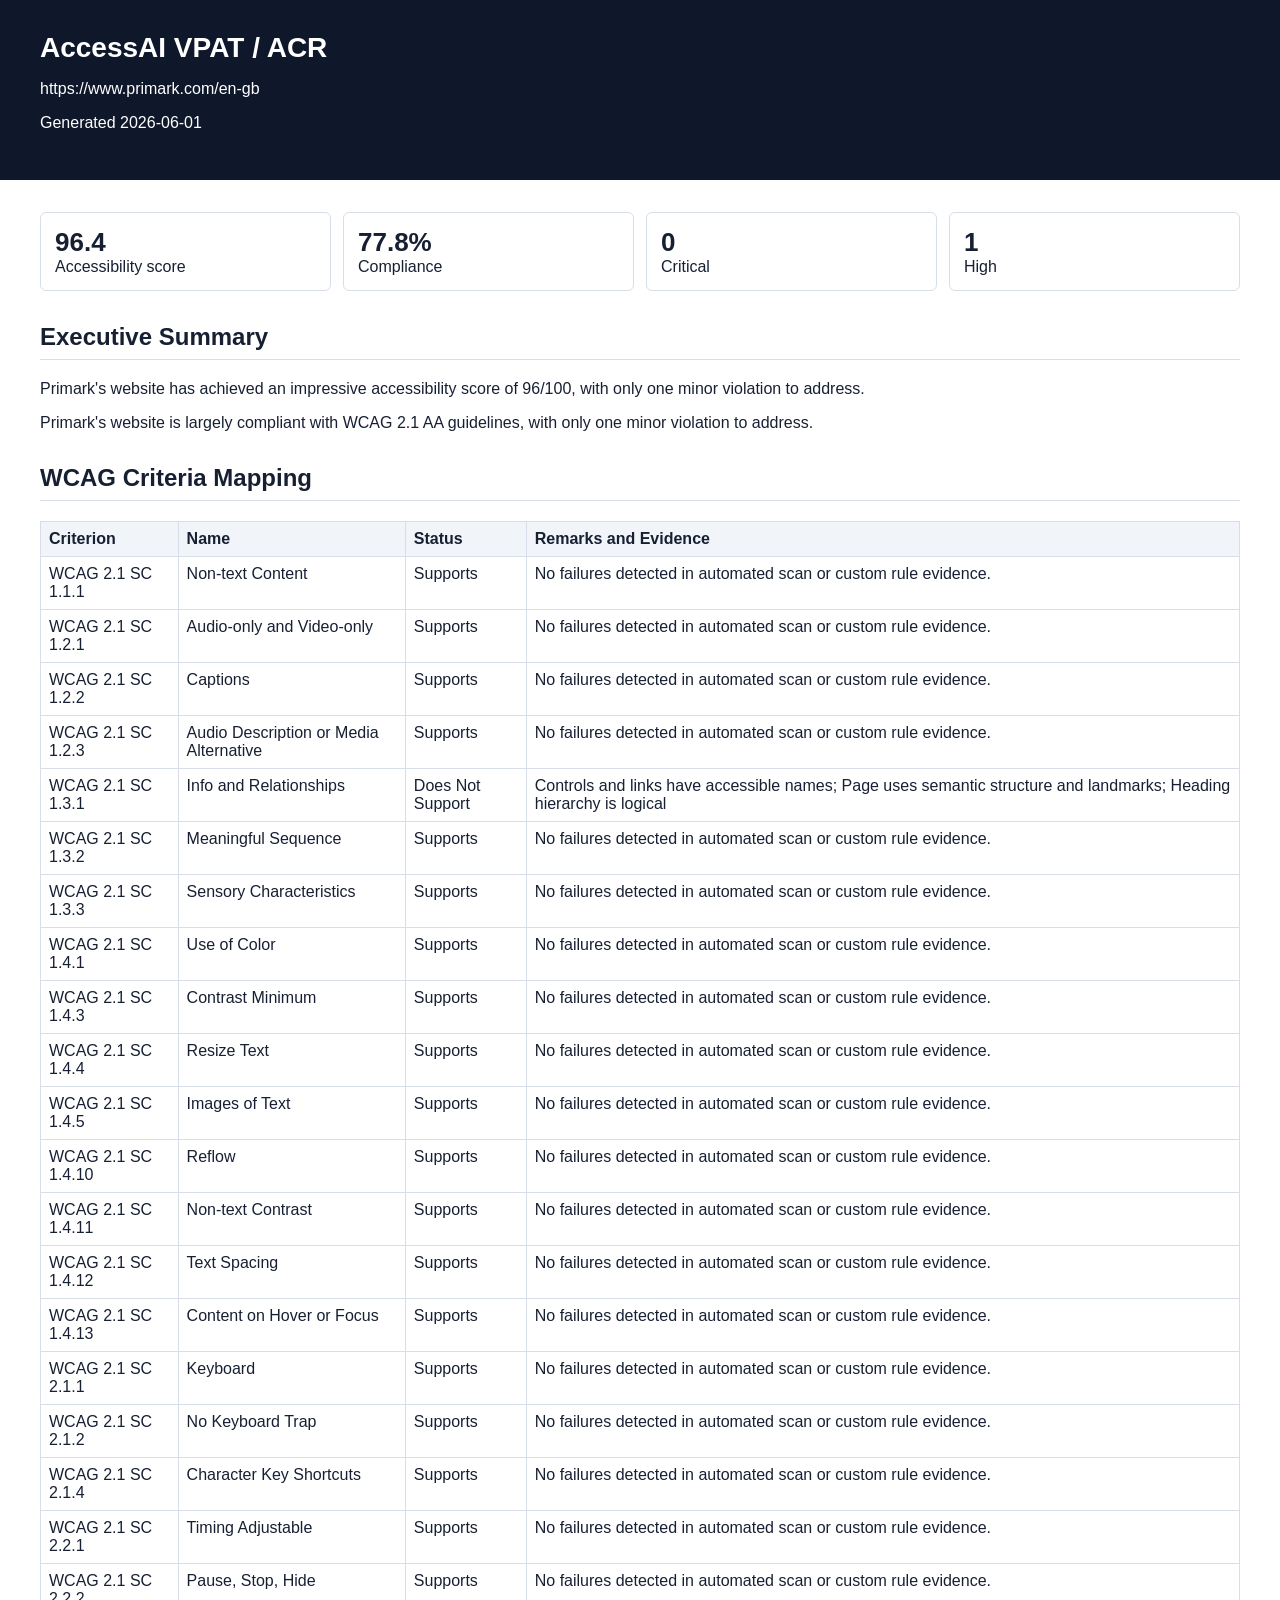
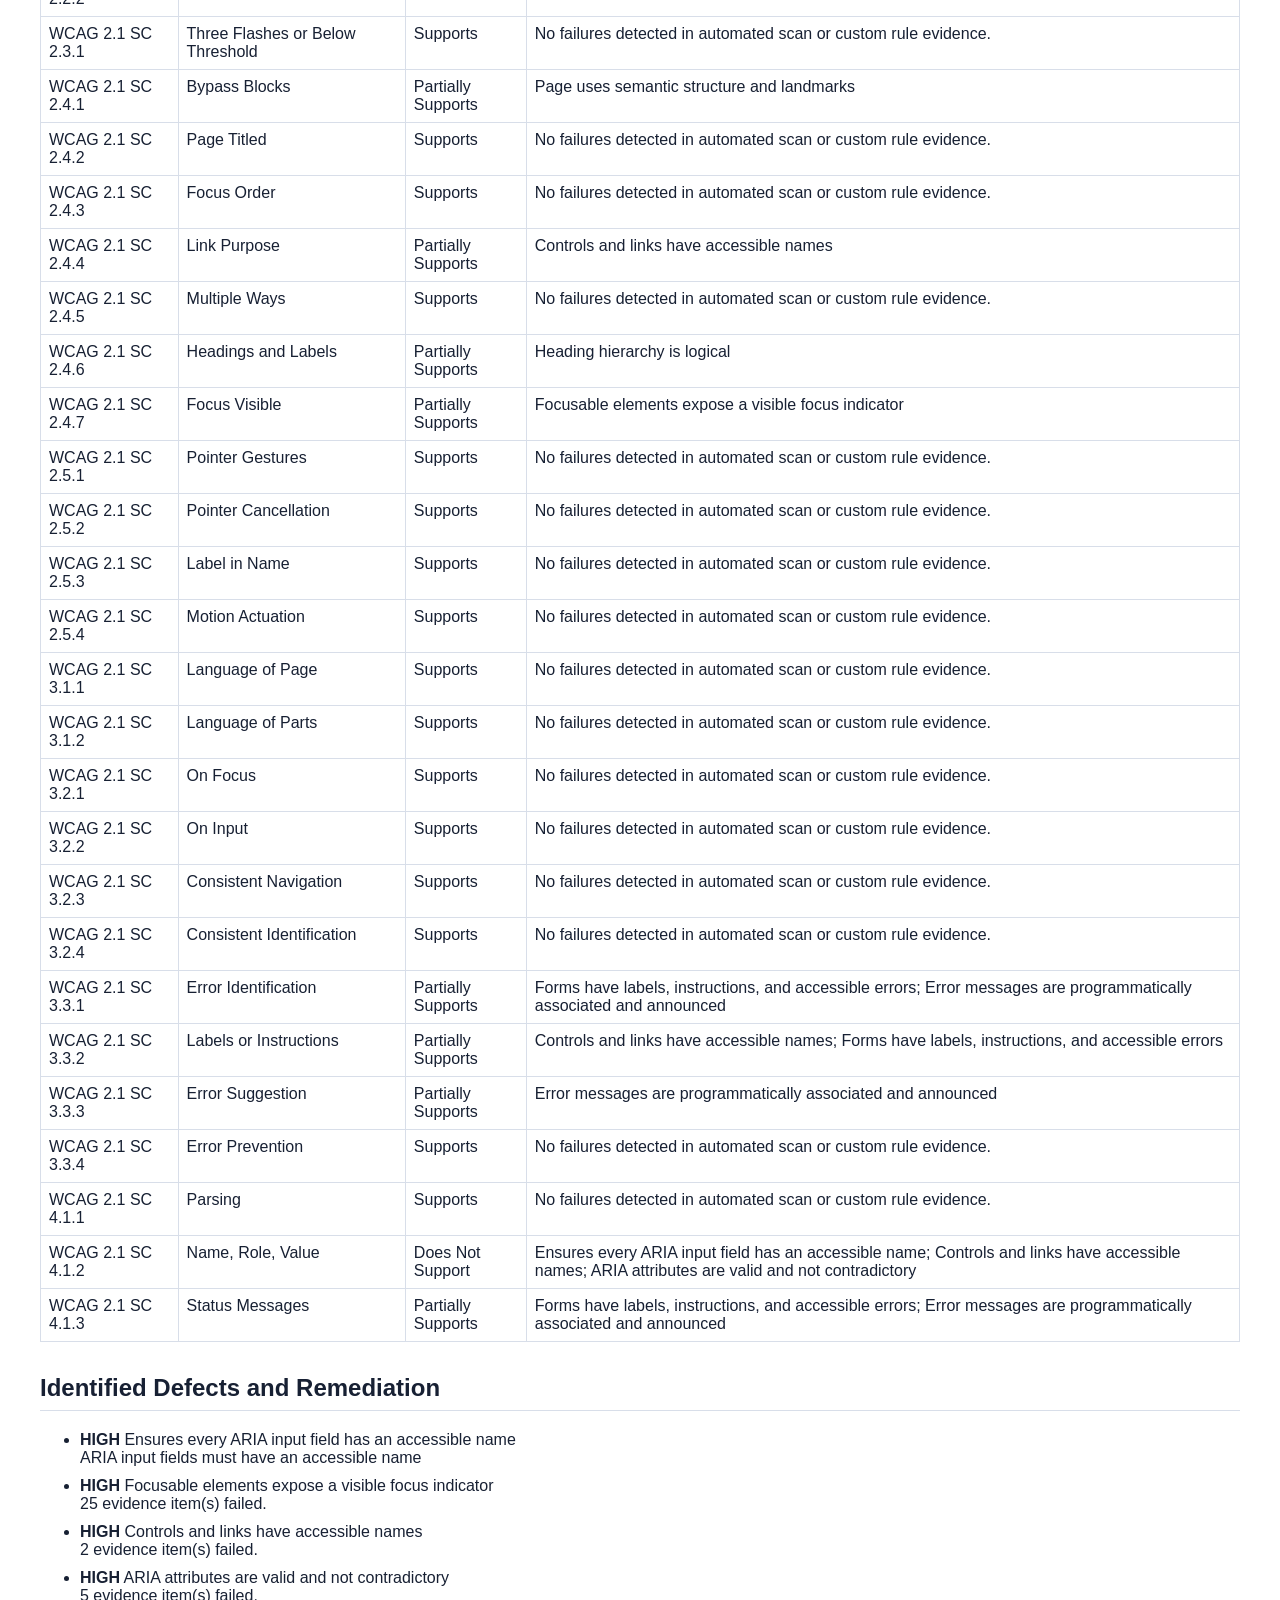
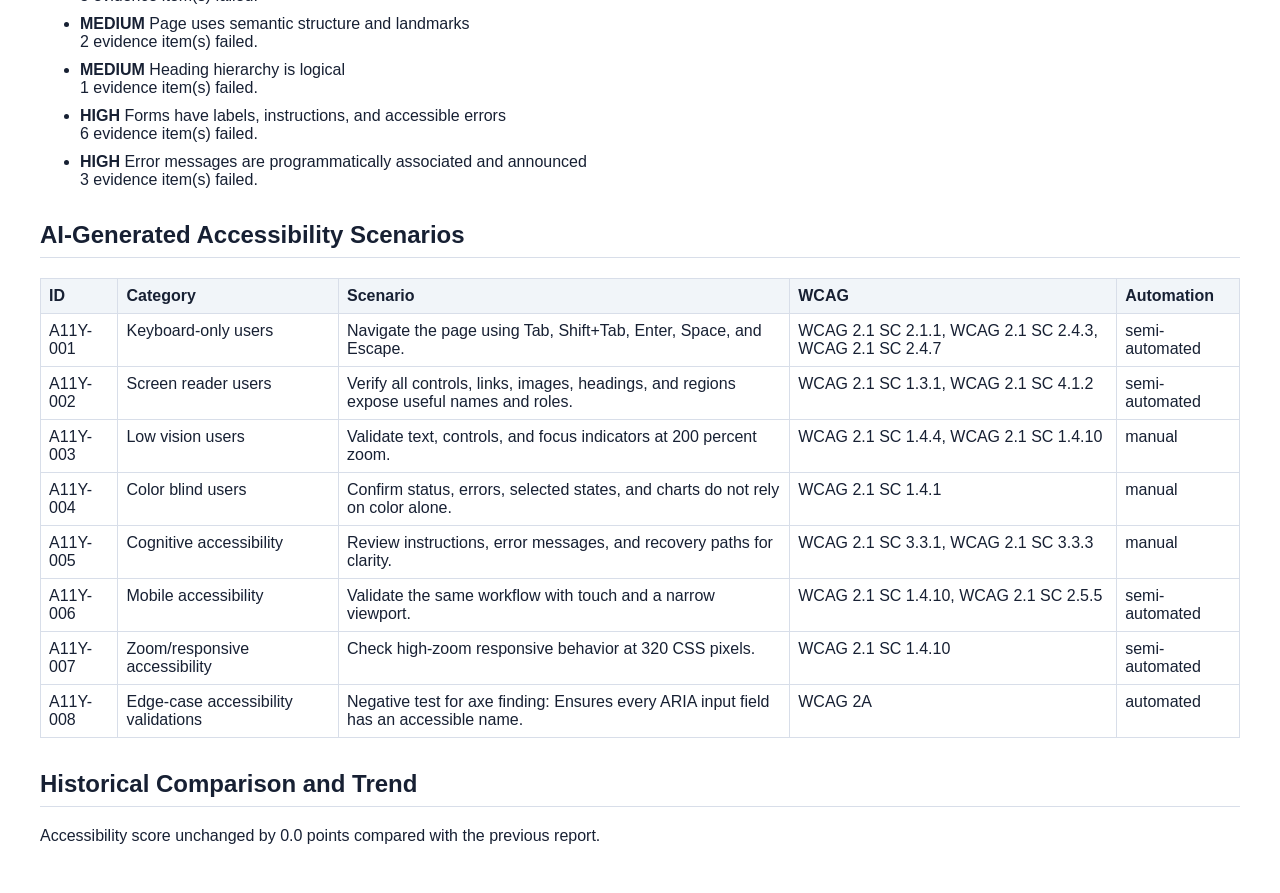
<file: data/reports/vpat-e44affe2.html>
<!doctype html>
<html lang="en">
<head>
<meta charset="utf-8">
<title>VPAT ACR - https://www.primark.com/en-gb</title>
<style>
body { font-family: Arial, sans-serif; color: #172033; margin: 0; }
header { padding: 32px 40px; background: #0f172a; color: white; }
.logo { max-height: 48px; margin-bottom: 16px; }
main { padding: 32px 40px; }
h1 { margin: 0 0 8px; font-size: 28px; }
h2 { margin-top: 32px; border-bottom: 1px solid #d8dee9; padding-bottom: 8px; }
.metrics { display: grid; grid-template-columns: repeat(4, 1fr); gap: 12px; }
.metric { border: 1px solid #d8dee9; padding: 14px; border-radius: 6px; }
.metric strong { display: block; font-size: 26px; }
table { border-collapse: collapse; width: 100%; margin-top: 12px; }
th, td { border: 1px solid #d8dee9; padding: 8px; text-align: left; vertical-align: top; }
th { background: #f1f5f9; }
li { margin-bottom: 10px; }
</style>
</head>
<body>
<header><h1>AccessAI VPAT / ACR</h1><p>https://www.primark.com/en-gb</p><p>Generated 2026-06-01</p></header>
<main>
<section class="metrics">
<div class="metric"><strong>96.4</strong>Accessibility score</div>
<div class="metric"><strong>77.8%</strong>Compliance</div>
<div class="metric"><strong>0</strong>Critical</div>
<div class="metric"><strong>1</strong>High</div>
</section>
<h2>Executive Summary</h2>
<p>Primark&#x27;s website has achieved an impressive accessibility score of 96/100, with only one minor violation to address.</p>
<p>Primark&#x27;s website is largely compliant with WCAG 2.1 AA guidelines, with only one minor violation to address.</p>
<h2>WCAG Criteria Mapping</h2>
<table><thead><tr><th>Criterion</th><th>Name</th><th>Status</th><th>Remarks and Evidence</th></tr></thead><tbody><tr><td>WCAG 2.1 SC 1.1.1</td><td>Non-text Content</td><td>Supports</td><td>No failures detected in automated scan or custom rule evidence.</td></tr>
<tr><td>WCAG 2.1 SC 1.2.1</td><td>Audio-only and Video-only</td><td>Supports</td><td>No failures detected in automated scan or custom rule evidence.</td></tr>
<tr><td>WCAG 2.1 SC 1.2.2</td><td>Captions</td><td>Supports</td><td>No failures detected in automated scan or custom rule evidence.</td></tr>
<tr><td>WCAG 2.1 SC 1.2.3</td><td>Audio Description or Media Alternative</td><td>Supports</td><td>No failures detected in automated scan or custom rule evidence.</td></tr>
<tr><td>WCAG 2.1 SC 1.3.1</td><td>Info and Relationships</td><td>Does Not Support</td><td>Controls and links have accessible names; Page uses semantic structure and landmarks; Heading hierarchy is logical</td></tr>
<tr><td>WCAG 2.1 SC 1.3.2</td><td>Meaningful Sequence</td><td>Supports</td><td>No failures detected in automated scan or custom rule evidence.</td></tr>
<tr><td>WCAG 2.1 SC 1.3.3</td><td>Sensory Characteristics</td><td>Supports</td><td>No failures detected in automated scan or custom rule evidence.</td></tr>
<tr><td>WCAG 2.1 SC 1.4.1</td><td>Use of Color</td><td>Supports</td><td>No failures detected in automated scan or custom rule evidence.</td></tr>
<tr><td>WCAG 2.1 SC 1.4.3</td><td>Contrast Minimum</td><td>Supports</td><td>No failures detected in automated scan or custom rule evidence.</td></tr>
<tr><td>WCAG 2.1 SC 1.4.4</td><td>Resize Text</td><td>Supports</td><td>No failures detected in automated scan or custom rule evidence.</td></tr>
<tr><td>WCAG 2.1 SC 1.4.5</td><td>Images of Text</td><td>Supports</td><td>No failures detected in automated scan or custom rule evidence.</td></tr>
<tr><td>WCAG 2.1 SC 1.4.10</td><td>Reflow</td><td>Supports</td><td>No failures detected in automated scan or custom rule evidence.</td></tr>
<tr><td>WCAG 2.1 SC 1.4.11</td><td>Non-text Contrast</td><td>Supports</td><td>No failures detected in automated scan or custom rule evidence.</td></tr>
<tr><td>WCAG 2.1 SC 1.4.12</td><td>Text Spacing</td><td>Supports</td><td>No failures detected in automated scan or custom rule evidence.</td></tr>
<tr><td>WCAG 2.1 SC 1.4.13</td><td>Content on Hover or Focus</td><td>Supports</td><td>No failures detected in automated scan or custom rule evidence.</td></tr>
<tr><td>WCAG 2.1 SC 2.1.1</td><td>Keyboard</td><td>Supports</td><td>No failures detected in automated scan or custom rule evidence.</td></tr>
<tr><td>WCAG 2.1 SC 2.1.2</td><td>No Keyboard Trap</td><td>Supports</td><td>No failures detected in automated scan or custom rule evidence.</td></tr>
<tr><td>WCAG 2.1 SC 2.1.4</td><td>Character Key Shortcuts</td><td>Supports</td><td>No failures detected in automated scan or custom rule evidence.</td></tr>
<tr><td>WCAG 2.1 SC 2.2.1</td><td>Timing Adjustable</td><td>Supports</td><td>No failures detected in automated scan or custom rule evidence.</td></tr>
<tr><td>WCAG 2.1 SC 2.2.2</td><td>Pause, Stop, Hide</td><td>Supports</td><td>No failures detected in automated scan or custom rule evidence.</td></tr>
<tr><td>WCAG 2.1 SC 2.3.1</td><td>Three Flashes or Below Threshold</td><td>Supports</td><td>No failures detected in automated scan or custom rule evidence.</td></tr>
<tr><td>WCAG 2.1 SC 2.4.1</td><td>Bypass Blocks</td><td>Partially Supports</td><td>Page uses semantic structure and landmarks</td></tr>
<tr><td>WCAG 2.1 SC 2.4.2</td><td>Page Titled</td><td>Supports</td><td>No failures detected in automated scan or custom rule evidence.</td></tr>
<tr><td>WCAG 2.1 SC 2.4.3</td><td>Focus Order</td><td>Supports</td><td>No failures detected in automated scan or custom rule evidence.</td></tr>
<tr><td>WCAG 2.1 SC 2.4.4</td><td>Link Purpose</td><td>Partially Supports</td><td>Controls and links have accessible names</td></tr>
<tr><td>WCAG 2.1 SC 2.4.5</td><td>Multiple Ways</td><td>Supports</td><td>No failures detected in automated scan or custom rule evidence.</td></tr>
<tr><td>WCAG 2.1 SC 2.4.6</td><td>Headings and Labels</td><td>Partially Supports</td><td>Heading hierarchy is logical</td></tr>
<tr><td>WCAG 2.1 SC 2.4.7</td><td>Focus Visible</td><td>Partially Supports</td><td>Focusable elements expose a visible focus indicator</td></tr>
<tr><td>WCAG 2.1 SC 2.5.1</td><td>Pointer Gestures</td><td>Supports</td><td>No failures detected in automated scan or custom rule evidence.</td></tr>
<tr><td>WCAG 2.1 SC 2.5.2</td><td>Pointer Cancellation</td><td>Supports</td><td>No failures detected in automated scan or custom rule evidence.</td></tr>
<tr><td>WCAG 2.1 SC 2.5.3</td><td>Label in Name</td><td>Supports</td><td>No failures detected in automated scan or custom rule evidence.</td></tr>
<tr><td>WCAG 2.1 SC 2.5.4</td><td>Motion Actuation</td><td>Supports</td><td>No failures detected in automated scan or custom rule evidence.</td></tr>
<tr><td>WCAG 2.1 SC 3.1.1</td><td>Language of Page</td><td>Supports</td><td>No failures detected in automated scan or custom rule evidence.</td></tr>
<tr><td>WCAG 2.1 SC 3.1.2</td><td>Language of Parts</td><td>Supports</td><td>No failures detected in automated scan or custom rule evidence.</td></tr>
<tr><td>WCAG 2.1 SC 3.2.1</td><td>On Focus</td><td>Supports</td><td>No failures detected in automated scan or custom rule evidence.</td></tr>
<tr><td>WCAG 2.1 SC 3.2.2</td><td>On Input</td><td>Supports</td><td>No failures detected in automated scan or custom rule evidence.</td></tr>
<tr><td>WCAG 2.1 SC 3.2.3</td><td>Consistent Navigation</td><td>Supports</td><td>No failures detected in automated scan or custom rule evidence.</td></tr>
<tr><td>WCAG 2.1 SC 3.2.4</td><td>Consistent Identification</td><td>Supports</td><td>No failures detected in automated scan or custom rule evidence.</td></tr>
<tr><td>WCAG 2.1 SC 3.3.1</td><td>Error Identification</td><td>Partially Supports</td><td>Forms have labels, instructions, and accessible errors; Error messages are programmatically associated and announced</td></tr>
<tr><td>WCAG 2.1 SC 3.3.2</td><td>Labels or Instructions</td><td>Partially Supports</td><td>Controls and links have accessible names; Forms have labels, instructions, and accessible errors</td></tr>
<tr><td>WCAG 2.1 SC 3.3.3</td><td>Error Suggestion</td><td>Partially Supports</td><td>Error messages are programmatically associated and announced</td></tr>
<tr><td>WCAG 2.1 SC 3.3.4</td><td>Error Prevention</td><td>Supports</td><td>No failures detected in automated scan or custom rule evidence.</td></tr>
<tr><td>WCAG 2.1 SC 4.1.1</td><td>Parsing</td><td>Supports</td><td>No failures detected in automated scan or custom rule evidence.</td></tr>
<tr><td>WCAG 2.1 SC 4.1.2</td><td>Name, Role, Value</td><td>Does Not Support</td><td>Ensures every ARIA input field has an accessible name; Controls and links have accessible names; ARIA attributes are valid and not contradictory</td></tr>
<tr><td>WCAG 2.1 SC 4.1.3</td><td>Status Messages</td><td>Partially Supports</td><td>Forms have labels, instructions, and accessible errors; Error messages are programmatically associated and announced</td></tr></tbody></table>
<h2>Identified Defects and Remediation</h2>
<ul><li><strong>HIGH</strong> Ensures every ARIA input field has an accessible name<br><span>ARIA input fields must have an accessible name</span></li>
<li><strong>HIGH</strong> Focusable elements expose a visible focus indicator<br><span>25 evidence item(s) failed.</span></li>
<li><strong>HIGH</strong> Controls and links have accessible names<br><span>2 evidence item(s) failed.</span></li>
<li><strong>HIGH</strong> ARIA attributes are valid and not contradictory<br><span>5 evidence item(s) failed.</span></li>
<li><strong>MEDIUM</strong> Page uses semantic structure and landmarks<br><span>2 evidence item(s) failed.</span></li>
<li><strong>MEDIUM</strong> Heading hierarchy is logical<br><span>1 evidence item(s) failed.</span></li>
<li><strong>HIGH</strong> Forms have labels, instructions, and accessible errors<br><span>6 evidence item(s) failed.</span></li>
<li><strong>HIGH</strong> Error messages are programmatically associated and announced<br><span>3 evidence item(s) failed.</span></li></ul>
<h2>AI-Generated Accessibility Scenarios</h2>
<table><thead><tr><th>ID</th><th>Category</th><th>Scenario</th><th>WCAG</th><th>Automation</th></tr></thead><tbody><tr><td>A11Y-001</td><td>Keyboard-only users</td><td>Navigate the page using Tab, Shift+Tab, Enter, Space, and Escape.</td><td>WCAG 2.1 SC 2.1.1, WCAG 2.1 SC 2.4.3, WCAG 2.1 SC 2.4.7</td><td>semi-automated</td></tr>
<tr><td>A11Y-002</td><td>Screen reader users</td><td>Verify all controls, links, images, headings, and regions expose useful names and roles.</td><td>WCAG 2.1 SC 1.3.1, WCAG 2.1 SC 4.1.2</td><td>semi-automated</td></tr>
<tr><td>A11Y-003</td><td>Low vision users</td><td>Validate text, controls, and focus indicators at 200 percent zoom.</td><td>WCAG 2.1 SC 1.4.4, WCAG 2.1 SC 1.4.10</td><td>manual</td></tr>
<tr><td>A11Y-004</td><td>Color blind users</td><td>Confirm status, errors, selected states, and charts do not rely on color alone.</td><td>WCAG 2.1 SC 1.4.1</td><td>manual</td></tr>
<tr><td>A11Y-005</td><td>Cognitive accessibility</td><td>Review instructions, error messages, and recovery paths for clarity.</td><td>WCAG 2.1 SC 3.3.1, WCAG 2.1 SC 3.3.3</td><td>manual</td></tr>
<tr><td>A11Y-006</td><td>Mobile accessibility</td><td>Validate the same workflow with touch and a narrow viewport.</td><td>WCAG 2.1 SC 1.4.10, WCAG 2.1 SC 2.5.5</td><td>semi-automated</td></tr>
<tr><td>A11Y-007</td><td>Zoom/responsive accessibility</td><td>Check high-zoom responsive behavior at 320 CSS pixels.</td><td>WCAG 2.1 SC 1.4.10</td><td>semi-automated</td></tr>
<tr><td>A11Y-008</td><td>Edge-case accessibility validations</td><td>Negative test for axe finding: Ensures every ARIA input field has an accessible name.</td><td>WCAG 2A</td><td>automated</td></tr></tbody></table>
<h2>Historical Comparison and Trend</h2>
<p>Accessibility score unchanged by 0.0 points compared with the previous report.</p>
</main>
</body>
</html>
</file>
<file: frontend/styles/main.css>
/* ===========================
   AccessAI — main.css
   Enterprise Design System
   =========================== */

:root {
  --font-sans: -apple-system, BlinkMacSystemFont, 'Segoe UI', Roboto, sans-serif;
  --font-mono: 'JetBrains Mono', 'Fira Code', Consolas, monospace;

  /* DARK THEME (default) */
  --bg-base:     #0d1117;
  --bg-surface:  #161b22;
  --bg-elevated: #21262d;
  --bg-hover:    #30363d;

  --text-primary:   #f0f6fc;
  --text-secondary: #8b949e;
  --text-muted:     #6e7681;

  --border:       #30363d;
  --border-light: #21262d;

  --accent:       #58a6ff;
  --accent-hover: #79b8ff;
  --accent-dim:   rgba(88,166,255,0.1);

  --critical: #ff7b72;
  --critical-bg: rgba(255,123,114,0.1);
  --high:     #ffa657;
  --high-bg:  rgba(255,166,87,0.1);
  --medium:   #e3b341;
  --medium-bg:rgba(227,179,65,0.1);
  --low:      #7ee787;
  --low-bg:   rgba(126,231,135,0.1);
  --passed:   #58a6ff;
  --passed-bg:rgba(88,166,255,0.1);

  --radius-sm: 6px;
  --radius-md: 8px;
  --radius-lg: 12px;
  --radius-xl: 16px;

  --shadow-sm: 0 1px 3px rgba(0,0,0,0.4);
  --shadow-md: 0 4px 12px rgba(0,0,0,0.5);
  --shadow-lg: 0 8px 32px rgba(0,0,0,0.6);

  --sidebar-w: 280px;
  --navbar-h: 56px;
}

[data-theme="light"] {
  --bg-base:     #f6f8fa;
  --bg-surface:  #ffffff;
  --bg-elevated: #f0f2f4;
  --bg-hover:    #e8eaed;

  --text-primary:   #1c2128;
  --text-secondary: #57606a;
  --text-muted:     #8c959f;

  --border:       #d0d7de;
  --border-light: #e8eaed;

  --accent:       #0969da;
  --accent-hover: #0860ca;
  --accent-dim:   rgba(9,105,218,0.1);

  --shadow-sm: 0 1px 3px rgba(0,0,0,0.08);
  --shadow-md: 0 4px 12px rgba(0,0,0,0.12);
  --shadow-lg: 0 8px 32px rgba(0,0,0,0.16);
}

*, *::before, *::after { box-sizing: border-box; margin: 0; padding: 0; }

html { height: 100%; }

body {
  font-family: var(--font-sans);
  background: var(--bg-base);
  color: var(--text-primary);
  height: 100vh;
  overflow: hidden;
  font-size: 14px;
  line-height: 1.6;
  transition: background 0.2s, color 0.2s;
}

/* === NAVBAR === */
.navbar {
  position: fixed;
  top: 0; left: 0; right: 0;
  height: var(--navbar-h);
  background: var(--bg-surface);
  border-bottom: 1px solid var(--border);
  display: flex;
  align-items: center;
  justify-content: space-between;
  padding: 0 20px;
  z-index: 100;
  box-shadow: var(--shadow-sm);
}

.nav-brand {
  display: flex;
  align-items: center;
  gap: 10px;
}

.brand-icon {
  font-size: 20px;
  width: 32px;
  height: 32px;
  background: var(--accent);
  border-radius: var(--radius-md);
  display: flex;
  align-items: center;
  justify-content: center;
}

.brand-name {
  font-size: 18px;
  font-weight: 700;
  color: var(--text-primary);
  letter-spacing: -0.3px;
}

.brand-tag {
  font-size: 10px;
  font-weight: 600;
  background: var(--accent-dim);
  color: var(--accent);
  padding: 2px 7px;
  border-radius: 20px;
  border: 1px solid var(--accent);
  letter-spacing: 0.5px;
  text-transform: uppercase;
}

.nav-actions {
  display: flex;
  align-items: center;
  gap: 10px;
}

.btn-icon {
  background: none;
  border: 1px solid var(--border);
  color: var(--text-secondary);
  border-radius: var(--radius-sm);
  width: 32px; height: 32px;
  cursor: pointer;
  font-size: 16px;
  transition: all 0.15s;
}
.btn-icon:hover { background: var(--bg-hover); color: var(--text-primary); }

.nav-model-label {
  font-size: 12px;
  color: var(--text-muted);
}

.model-select {
  background: var(--bg-elevated);
  border: 1px solid var(--border);
  color: var(--text-primary);
  border-radius: var(--radius-sm);
  padding: 4px 8px;
  font-size: 13px;
  cursor: pointer;
}

.status-dot {
  width: 8px; height: 8px;
  border-radius: 50%;
  background: #e3b341;
  transition: background 0.3s;
}
.status-dot.online  { background: var(--low); }
.status-dot.offline { background: var(--critical); }

/* === LAYOUT === */
.app-layout {
  display: flex;
  height: 100vh;
  padding-top: var(--navbar-h);
}

/* === SIDEBAR === */
.sidebar {
  width: var(--sidebar-w);
  min-width: var(--sidebar-w);
  background: var(--bg-surface);
  border-right: 1px solid var(--border);
  overflow-y: auto;
  padding: 16px;
  display: flex;
  flex-direction: column;
  gap: 4px;
}

.sidebar-section {
  background: var(--bg-elevated);
  border: 1px solid var(--border);
  border-radius: var(--radius-lg);
  padding: 14px;
  margin-bottom: 8px;
}

.sidebar-title {
  font-size: 11px;
  font-weight: 600;
  color: var(--text-muted);
  text-transform: uppercase;
  letter-spacing: 0.8px;
  margin-bottom: 12px;
}

.input-group { margin-bottom: 10px; }

.input-label {
  display: block;
  font-size: 12px;
  color: var(--text-secondary);
  margin-bottom: 4px;
  font-weight: 500;
}

.url-input, .select-input {
  width: 100%;
  background: var(--bg-base);
  border: 1px solid var(--border);
  color: var(--text-primary);
  border-radius: var(--radius-sm);
  padding: 8px 10px;
  font-size: 13px;
  transition: border-color 0.15s;
  font-family: var(--font-sans);
}

.url-input:focus, .select-input:focus {
  outline: none;
  border-color: var(--accent);
  box-shadow: 0 0 0 3px var(--accent-dim);
}

/* === MAIN CONTENT === */
.main-content {
  flex: 1;
  overflow-y: auto;
  padding: 20px 24px;
}

/* === SCROLLBAR === */
::-webkit-scrollbar { width: 6px; }
::-webkit-scrollbar-track { background: transparent; }
::-webkit-scrollbar-thumb { background: var(--border); border-radius: 3px; }
::-webkit-scrollbar-thumb:hover { background: var(--text-muted); }

/* === TRANSITIONS === */
.tab-panel { animation: fadeIn 0.2s ease; }
@keyframes fadeIn { from { opacity: 0; transform: translateY(4px); } to { opacity: 1; transform: none; } }
</file>
<file: frontend/styles/dashboard.css>
/* ===========================
   AccessAI — dashboard.css
   =========================== */

/* BUTTONS */
.btn-primary {
  background: var(--accent);
  color: #fff;
  border: none;
  border-radius: var(--radius-md);
  padding: 10px 16px;
  font-size: 14px;
  font-weight: 600;
  cursor: pointer;
  transition: all 0.15s;
  display: flex;
  align-items: center;
  justify-content: center;
  gap: 6px;
}
.btn-primary:hover { background: var(--accent-hover); transform: translateY(-1px); box-shadow: var(--shadow-sm); }
.btn-primary:disabled { opacity: 0.5; cursor: not-allowed; transform: none; }

.btn-secondary {
  background: var(--bg-elevated);
  color: var(--text-primary);
  border: 1px solid var(--border);
  border-radius: var(--radius-md);
  padding: 10px 16px;
  font-size: 14px;
  font-weight: 500;
  cursor: pointer;
  transition: all 0.15s;
  display: flex;
  align-items: center;
  justify-content: center;
  gap: 6px;
}
.btn-secondary:hover { background: var(--bg-hover); }

.btn-full { width: 100%; margin-bottom: 8px; }
.btn-icon-left { font-size: 12px; }

/* FILTERS */
.filter-group { margin-bottom: 12px; }
.filter-label { font-size: 11px; color: var(--text-muted); margin-bottom: 6px; }
.filter-chip {
  display: inline-flex;
  align-items: center;
  gap: 4px;
  font-size: 12px;
  color: var(--text-secondary);
  background: var(--bg-base);
  border: 1px solid var(--border);
  border-radius: 20px;
  padding: 3px 10px;
  margin: 2px;
  cursor: pointer;
  transition: all 0.15s;
  user-select: none;
}
.filter-chip input { display: none; }
.filter-chip.active {
  background: var(--accent-dim);
  border-color: var(--accent);
  color: var(--accent);
}

/* HISTORY */
.history-list { display: flex; flex-direction: column; gap: 4px; }
.history-empty { font-size: 12px; color: var(--text-muted); text-align: center; padding: 8px; }
.history-item {
  background: var(--bg-base);
  border: 1px solid var(--border);
  border-radius: var(--radius-sm);
  padding: 8px 10px;
  cursor: pointer;
  transition: all 0.15s;
}
.history-item:hover { border-color: var(--accent); background: var(--accent-dim); }
.history-url { font-size: 11px; color: var(--text-secondary); white-space: nowrap; overflow: hidden; text-overflow: ellipsis; }
.history-score { font-size: 12px; font-weight: 600; color: var(--accent); }

/* WELCOME STATE */
.welcome-state {
  text-align: center;
  padding: 60px 20px;
  max-width: 700px;
  margin: 0 auto;
}
.welcome-icon { font-size: 52px; margin-bottom: 16px; }
.welcome-title { font-size: 28px; font-weight: 700; margin-bottom: 10px; letter-spacing: -0.5px; }
.welcome-sub { color: var(--text-secondary); font-size: 15px; line-height: 1.7; margin-bottom: 36px; }

.feature-grid {
  display: grid;
  grid-template-columns: 1fr 1fr;
  gap: 12px;
  text-align: left;
}
.feature-card {
  background: var(--bg-surface);
  border: 1px solid var(--border);
  border-radius: var(--radius-lg);
  padding: 16px;
  transition: border-color 0.15s;
}
.feature-card:hover { border-color: var(--accent); }
.feature-icon { font-size: 22px; margin-bottom: 8px; }
.feature-title { font-size: 14px; font-weight: 600; margin-bottom: 4px; }
.feature-desc { font-size: 13px; color: var(--text-secondary); }

/* SCAN PROGRESS */
.scan-progress-state {
  max-width: 500px;
  margin: 80px auto;
  text-align: center;
}
.progress-header { display: flex; align-items: center; justify-content: center; gap: 14px; margin-bottom: 24px; }
.spinner {
  width: 28px; height: 28px;
  border: 3px solid var(--border);
  border-top-color: var(--accent);
  border-radius: 50%;
  animation: spin 0.8s linear infinite;
}
@keyframes spin { to { transform: rotate(360deg); } }

.progress-title { font-size: 18px; font-weight: 600; }
.progress-bar-wrapper {
  background: var(--bg-elevated);
  border-radius: 99px;
  height: 6px;
  overflow: hidden;
  margin-bottom: 28px;
}
.progress-bar {
  height: 100%;
  background: var(--accent);
  border-radius: 99px;
  transition: width 0.4s ease;
}
.progress-steps { display: flex; flex-direction: column; gap: 8px; text-align: left; }
.progress-step {
  display: flex;
  align-items: center;
  gap: 12px;
  font-size: 14px;
  color: var(--text-muted);
  transition: color 0.2s;
}
.progress-step.active { color: var(--text-primary); }
.progress-step.done   { color: var(--low); }
.step-dot {
  width: 10px; height: 10px;
  border-radius: 50%;
  border: 2px solid var(--border);
  transition: all 0.2s;
  flex-shrink: 0;
}
.progress-step.active .step-dot { border-color: var(--accent); background: var(--accent); }
.progress-step.done   .step-dot { border-color: var(--low); background: var(--low); }

/* SCORE ROW */
.score-row {
  display: flex;
  gap: 16px;
  margin-bottom: 20px;
  align-items: flex-start;
}
.score-card {
  background: var(--bg-surface);
  border: 1px solid var(--border);
  border-radius: var(--radius-xl);
  padding: 20px;
  display: flex;
  flex-direction: column;
  align-items: center;
  gap: 8px;
  min-width: 160px;
}
.score-circle {
  position: relative;
  width: 100px; height: 100px;
}
.score-circle svg { width: 100%; height: 100%; transform: rotate(-90deg); }
.score-bg { fill: none; stroke: var(--bg-elevated); stroke-width: 8; }
.score-ring { fill: none; stroke: var(--accent); stroke-width: 8; stroke-linecap: round; transition: stroke-dashoffset 1s ease, stroke 0.5s; }
.score-ring.grade-a { stroke: var(--low); }
.score-ring.grade-b { stroke: var(--accent); }
.score-ring.grade-c { stroke: var(--medium); }
.score-ring.grade-d { stroke: var(--high); }
.score-ring.grade-f { stroke: var(--critical); }
.score-number {
  position: absolute;
  top: 50%; left: 50%;
  transform: translate(-50%,-50%);
  font-size: 22px;
  font-weight: 700;
}
.score-label { font-size: 12px; color: var(--text-muted); }
.score-formula { margin-top: 6px; font-size: 11px; line-height: 1.35; color: var(--text-muted); text-align: center; max-width: 180px; }
.score-grade { font-size: 28px; font-weight: 800; }

.metric-cards {
  display: flex;
  flex-wrap: wrap;
  gap: 10px;
  flex: 1;
  align-content: flex-start;
}
.metric-card {
  background: var(--bg-surface);
  border: 1px solid var(--border);
  border-radius: var(--radius-lg);
  padding: 14px 20px;
  text-align: center;
  min-width: 90px;
  flex: 1;
  transition: transform 0.15s;
}
.metric-card:hover { transform: translateY(-2px); }
.metric-value { font-size: 28px; font-weight: 700; line-height: 1; margin-bottom: 4px; }
.metric-label { font-size: 11px; color: var(--text-muted); font-weight: 500; text-transform: uppercase; letter-spacing: 0.5px; }
.metric-critical { border-left: 3px solid var(--critical); }
.metric-critical .metric-value { color: var(--critical); }
.metric-high    { border-left: 3px solid var(--high); }
.metric-high    .metric-value { color: var(--high); }
.metric-medium  { border-left: 3px solid var(--medium); }
.metric-medium  .metric-value { color: var(--medium); }
.metric-low     { border-left: 3px solid var(--low); }
.metric-low     .metric-value { color: var(--low); }
.metric-passed  { border-left: 3px solid var(--passed); }
.metric-passed  .metric-value { color: var(--passed); }

/* TABS */
.tab-bar {
  display: flex;
  border-bottom: 1px solid var(--border);
  margin-bottom: 16px;
  gap: 0;
}
.tab {
  background: none;
  border: none;
  border-bottom: 2px solid transparent;
  color: var(--text-secondary);
  padding: 10px 18px;
  font-size: 14px;
  cursor: pointer;
  transition: all 0.15s;
  font-weight: 500;
}
.tab:hover { color: var(--text-primary); }
.tab.active {
  color: var(--accent);
  border-bottom-color: var(--accent);
}

/* TABLE */
.table-toolbar {
  display: flex;
  align-items: center;
  justify-content: space-between;
  margin-bottom: 12px;
  gap: 12px;
}
.search-input {
  background: var(--bg-surface);
  border: 1px solid var(--border);
  border-radius: var(--radius-sm);
  color: var(--text-primary);
  padding: 8px 12px;
  font-size: 13px;
  width: 260px;
}
.search-input:focus { outline: none; border-color: var(--accent); }
.result-count { font-size: 12px; color: var(--text-muted); }

.violations-table-wrapper { overflow-x: auto; }
.violations-table {
  width: 100%;
  border-collapse: collapse;
  font-size: 13px;
}
.violations-table th {
  text-align: left;
  padding: 10px 14px;
  color: var(--text-muted);
  font-size: 11px;
  font-weight: 600;
  text-transform: uppercase;
  letter-spacing: 0.5px;
  border-bottom: 1px solid var(--border);
  background: var(--bg-elevated);
}
.violations-table td {
  padding: 12px 14px;
  border-bottom: 1px solid var(--border-light);
  vertical-align: top;
}
.violations-table tr:hover td { background: var(--bg-hover); }

.badge {
  display: inline-block;
  font-size: 11px;
  font-weight: 600;
  padding: 3px 9px;
  border-radius: 20px;
  text-transform: uppercase;
  letter-spacing: 0.3px;
}
.badge-critical { background: var(--critical-bg); color: var(--critical); border: 1px solid var(--critical); }
.badge-high     { background: var(--high-bg);     color: var(--high);     border: 1px solid var(--high); }
.badge-medium   { background: var(--medium-bg);   color: var(--medium);   border: 1px solid var(--medium); }
.badge-low      { background: var(--low-bg);      color: var(--low);      border: 1px solid var(--low); }

.violation-title { font-weight: 600; margin-bottom: 2px; }
.violation-desc  { color: var(--text-muted); font-size: 12px; }
.wcag-tag {
  display: inline-block;
  font-size: 11px;
  background: var(--bg-elevated);
  border: 1px solid var(--border);
  border-radius: var(--radius-sm);
  padding: 2px 7px;
  color: var(--text-secondary);
  font-family: var(--font-mono);
}
.btn-detail {
  background: var(--bg-elevated);
  border: 1px solid var(--border);
  color: var(--text-secondary);
  border-radius: var(--radius-sm);
  padding: 4px 10px;
  font-size: 12px;
  cursor: pointer;
  transition: all 0.15s;
}
.btn-detail:hover { border-color: var(--accent); color: var(--accent); }

/* AI ANALYSIS */
.ai-analysis-list { display: flex; flex-direction: column; gap: 14px; }
.ai-card {
  background: var(--bg-surface);
  border: 1px solid var(--border);
  border-radius: var(--radius-lg);
  padding: 18px;
  transition: border-color 0.15s;
}
.ai-card:hover { border-color: var(--accent); }
.ai-card-header { display: flex; align-items: center; justify-content: space-between; margin-bottom: 12px; gap: 10px; }
.ai-card-title  { font-size: 15px; font-weight: 600; }
.ai-card-body   { color: var(--text-secondary); font-size: 13px; line-height: 1.7; }
.ai-section { margin-top: 12px; }
.ai-section-label { font-size: 11px; font-weight: 600; color: var(--text-muted); text-transform: uppercase; letter-spacing: 0.5px; margin-bottom: 4px; }
.ai-section-content { font-size: 13px; color: var(--text-secondary); }
.ai-code-fix {
  background: var(--bg-base);
  border: 1px solid var(--border);
  border-radius: var(--radius-md);
  padding: 12px 14px;
  font-family: var(--font-mono);
  font-size: 12px;
  overflow-x: auto;
  color: var(--low);
  margin-top: 8px;
  white-space: pre-wrap;
}
.ai-loading {
  display: flex;
  align-items: center;
  gap: 8px;
  color: var(--text-muted);
  font-size: 13px;
  padding: 16px;
}
.ai-loading-dot {
  width: 6px; height: 6px; border-radius: 50%;
  background: var(--accent);
  animation: blink 1s infinite;
}
.ai-loading-dot:nth-child(2) { animation-delay: 0.2s; }
.ai-loading-dot:nth-child(3) { animation-delay: 0.4s; }
@keyframes blink { 0%,80%,100% { opacity: 0.2; } 40% { opacity: 1; } }

/* SCREENSHOT */
.screenshot-wrapper {
  background: var(--bg-elevated);
  border: 1px solid var(--border);
  border-radius: var(--radius-lg);
  overflow: hidden;
  min-height: 300px;
  display: flex;
  align-items: center;
  justify-content: center;
}
.screenshot-img { max-width: 100%; display: block; }
.screenshot-placeholder { color: var(--text-muted); font-size: 14px; }

/* EXECUTIVE SUMMARY */
.executive-summary { max-width: 700px; }
.exec-section { margin-bottom: 24px; }
.exec-title { font-size: 16px; font-weight: 600; margin-bottom: 8px; padding-bottom: 6px; border-bottom: 1px solid var(--border); }
.exec-body  { color: var(--text-secondary); font-size: 14px; line-height: 1.8; }
.exec-recommendations { list-style: none; display: flex; flex-direction: column; gap: 8px; }
.exec-rec-item {
  display: flex;
  align-items: flex-start;
  gap: 10px;
  background: var(--bg-surface);
  border: 1px solid var(--border);
  border-radius: var(--radius-md);
  padding: 12px 14px;
  font-size: 13px;
}
.exec-rec-num {
  width: 22px; height: 22px;
  background: var(--accent-dim);
  color: var(--accent);
  border-radius: 50%;
  display: flex; align-items: center; justify-content: center;
  font-size: 11px; font-weight: 700; flex-shrink: 0;
}

/* MODAL */
.modal-overlay {
  position: fixed; inset: 0;
  background: rgba(0,0,0,0.7);
  z-index: 200;
  display: flex;
  align-items: center;
  justify-content: center;
  backdrop-filter: blur(4px);
}
.modal {
  background: var(--bg-surface);
  border: 1px solid var(--border);
  border-radius: var(--radius-xl);
  width: 90%;
  max-width: 680px;
  max-height: 85vh;
  display: flex;
  flex-direction: column;
  box-shadow: var(--shadow-lg);
  animation: slideUp 0.2s ease;
}
@keyframes slideUp { from { opacity: 0; transform: translateY(20px); } to { opacity: 1; transform: none; } }
.modal-header {
  display: flex;
  align-items: center;
  justify-content: space-between;
  padding: 18px 20px;
  border-bottom: 1px solid var(--border);
}
.modal-title { font-size: 16px; font-weight: 600; }
.modal-close {
  background: none;
  border: none;
  color: var(--text-muted);
  cursor: pointer;
  font-size: 18px;
  padding: 4px 8px;
  border-radius: var(--radius-sm);
  transition: all 0.15s;
}
.modal-close:hover { background: var(--bg-hover); color: var(--text-primary); }
.modal-body { padding: 20px; overflow-y: auto; }
.modal-section { margin-bottom: 16px; }
.modal-section-label {
  font-size: 11px;
  font-weight: 600;
  color: var(--text-muted);
  text-transform: uppercase;
  letter-spacing: 0.5px;
  margin-bottom: 6px;
}
.modal-section-content { font-size: 13px; color: var(--text-secondary); line-height: 1.7; }
.code-block {
  background: var(--bg-base);
  border: 1px solid var(--border);
  border-radius: var(--radius-md);
  padding: 12px 14px;
  font-family: var(--font-mono);
  font-size: 12px;
  color: var(--low);
  overflow-x: auto;
  white-space: pre-wrap;
}

/* TOAST */
.toast-container {
  position: fixed;
  bottom: 20px; right: 20px;
  z-index: 300;
  display: flex;
  flex-direction: column;
  gap: 8px;
}
.toast {
  background: var(--bg-elevated);
  border: 1px solid var(--border);
  border-radius: var(--radius-md);
  padding: 12px 16px;
  font-size: 13px;
  min-width: 260px;
  box-shadow: var(--shadow-md);
  display: flex;
  align-items: center;
  gap: 10px;
  animation: toastIn 0.2s ease;
}
@keyframes toastIn { from { opacity: 0; transform: translateX(20px); } to { opacity: 1; transform: none; } }
.toast-success { border-left: 3px solid var(--low); }
.toast-error   { border-left: 3px solid var(--critical); }
.toast-info    { border-left: 3px solid var(--accent); }
</file>
<file: frontend/styles/components.css>
/* ===========================
   AccessAI — components.css
   Responsive & Utility
   =========================== */

/* RESPONSIVE */
@media (max-width: 900px) {
  :root { --sidebar-w: 240px; }
  .feature-grid { grid-template-columns: 1fr; }
  .score-row { flex-direction: column; }
  .metric-cards { flex-direction: row; flex-wrap: wrap; }
}
@media (max-width: 700px) {
  .app-layout { flex-direction: column; }
  .sidebar {
    width: 100%;
    min-width: unset;
    border-right: none;
    border-bottom: 1px solid var(--border);
    max-height: 240px;
  }
  .navbar { padding: 0 12px; }
  .brand-tag { display: none; }
}

/* UTILITY */
.text-critical { color: var(--critical); }
.text-high     { color: var(--high); }
.text-medium   { color: var(--medium); }
.text-low      { color: var(--low); }
.text-muted    { color: var(--text-muted); }
.text-secondary { color: var(--text-secondary); }
.font-mono { font-family: var(--font-mono); }
.flex { display: flex; }
.items-center { align-items: center; }
.gap-8 { gap: 8px; }
.gap-12 { gap: 12px; }
.hidden { display: none !important; }

/* PRIORITY BADGE */
.priority-badge {
  font-size: 10px;
  font-weight: 700;
  padding: 2px 7px;
  border-radius: 4px;
  text-transform: uppercase;
  letter-spacing: 0.4px;
}
.priority-p1 { background: var(--critical-bg); color: var(--critical); }
.priority-p2 { background: var(--high-bg);     color: var(--high); }
.priority-p3 { background: var(--medium-bg);   color: var(--medium); }

/* EMPTY STATE */
.empty-state {
  text-align: center;
  padding: 40px;
  color: var(--text-muted);
  font-size: 14px;
}
.empty-state-icon { font-size: 32px; margin-bottom: 8px; }

/* DIVIDER */
.divider { border: none; border-top: 1px solid var(--border); margin: 16px 0; }

/* TAG */
.tag {
  display: inline-block;
  font-size: 11px;
  padding: 2px 8px;
  border-radius: 20px;
  background: var(--bg-elevated);
  border: 1px solid var(--border);
  color: var(--text-secondary);
}

/* IMPACT ROW */
.impact-row {
  display: flex;
  gap: 8px;
  flex-wrap: wrap;
  margin-top: 6px;
}
.impact-chip {
  font-size: 12px;
  background: var(--bg-elevated);
  border: 1px solid var(--border);
  border-radius: var(--radius-sm);
  padding: 4px 10px;
  color: var(--text-secondary);
  display: flex;
  align-items: center;
  gap: 4px;
}

/* SKELETON LOADER */
.skeleton {
  background: linear-gradient(90deg, var(--bg-elevated) 25%, var(--bg-hover) 50%, var(--bg-elevated) 75%);
  background-size: 200% 100%;
  animation: shimmer 1.4s infinite;
  border-radius: var(--radius-sm);
}
@keyframes shimmer { 0% { background-position: 200% 0; } 100% { background-position: -200% 0; } }

/* PAGINATION */
.pagination {
  display: flex;
  justify-content: center;
  gap: 6px;
  margin-top: 16px;
}
.page-btn {
  background: var(--bg-elevated);
  border: 1px solid var(--border);
  color: var(--text-secondary);
  border-radius: var(--radius-sm);
  padding: 5px 10px;
  font-size: 13px;
  cursor: pointer;
}
.page-btn.active { background: var(--accent-dim); border-color: var(--accent); color: var(--accent); }

/* ── NOTICE BOX ──────────────────────────────────────── */
.notice-box {
  display: flex;
  gap: 10px;
  background: rgba(227,179,65,0.08);
  border: 1px solid rgba(227,179,65,0.3);
  border-radius: var(--radius-md);
  padding: 12px 14px;
  font-size: 13px;
  color: var(--text-secondary);
  line-height: 1.6;
}
.notice-box.info { background: var(--accent-dim); border-color: var(--accent); }
.notice-icon { font-size: 16px; flex-shrink: 0; margin-top: 1px; }
.notice-body strong { color: var(--text-primary); }
.notice-body code {
  background: var(--bg-elevated);
  padding: 1px 5px;
  border-radius: 3px;
  font-family: var(--font-mono);
  font-size: 11px;
  color: var(--low);
}

/* ── TOGGLE ROW ──────────────────────────────────────── */
.toggle-row {
  display: flex;
  align-items: center;
  gap: 8px;
  font-size: 12px;
  color: var(--text-secondary);
  cursor: pointer;
  margin-bottom: 6px;
}
.toggle-row input[type="checkbox"] { cursor: pointer; accent-color: var(--accent); }
.toggle-label { user-select: none; }

/* ── RULE EVIDENCE TABLE ─────────────────────────────── */
.rule-evidence-table { width: 100%; border-collapse: collapse; font-size: 13px; }
.rule-evidence-table th {
  text-align: left; padding: 8px 12px;
  font-size: 11px; text-transform: uppercase; letter-spacing: .5px;
  color: var(--text-muted); border-bottom: 1px solid var(--border);
  background: var(--bg-elevated);
}
.rule-evidence-table td { padding: 10px 12px; border-bottom: 1px solid var(--border-light); vertical-align: top; }
.rule-evidence-table tr:hover td { background: var(--bg-hover); }
.status-pass { color: var(--low); font-weight: 700; font-size: 11px; }
.status-fail { color: var(--critical); font-weight: 700; font-size: 11px; }
.status-skip { color: var(--text-muted); font-size: 11px; }
.evidence-text { font-size: 11px; color: var(--text-muted); font-family: var(--font-mono); }
.rule-name { font-weight: 600; font-size: 13px; }
.rule-cat  { font-size: 11px; color: var(--text-muted); }

/* ── PASSED CHECKS TABLE ─────────────────────────────── */
.passed-table { width: 100%; border-collapse: collapse; font-size: 13px; }
.passed-table th {
  text-align: left; padding: 8px 12px;
  font-size: 11px; text-transform: uppercase; letter-spacing: .5px;
  color: var(--text-muted); border-bottom: 1px solid var(--border);
  background: var(--bg-elevated);
}
.passed-table td { padding: 9px 12px; border-bottom: 1px solid var(--border-light); vertical-align: top; }
.passed-table tr:hover td { background: var(--bg-hover); }
.pass-badge {
  display: inline-block; font-size: 10px; font-weight: 700;
  padding: 2px 8px; border-radius: 20px;
  background: var(--low-bg); color: var(--low); border: 1px solid var(--low);
}
.passed-rule-id { font-family: var(--font-mono); font-size: 12px; color: var(--low); }
.passed-rule-help { font-size: 12px; color: var(--text-muted); }
.passed-wcag { font-size: 11px; font-family: var(--font-mono); }
.wcag-link { color: var(--accent); text-decoration: none; font-size: 11px; }
.wcag-link:hover { text-decoration: underline; }
.passed-legend { display: flex; gap: 16px; margin-bottom: 14px; font-size: 12px; color: var(--text-muted); }
.legend-item { display: flex; align-items: center; gap: 5px; }
.legend-dot { width: 8px; height: 8px; border-radius: 50%; }

/* ── SCENARIOS TABLE ─────────────────────────────────── */
.scenarios-table { width: 100%; border-collapse: collapse; font-size: 13px; }
.scenarios-table th {
  text-align: left; padding: 8px 12px;
  font-size: 11px; text-transform: uppercase; letter-spacing: .5px;
  color: var(--text-muted); border-bottom: 1px solid var(--border);
  background: var(--bg-elevated);
}
.scenarios-table td { padding: 10px 12px; border-bottom: 1px solid var(--border-light); vertical-align: top; }
.scenarios-table tr:hover td { background: var(--bg-hover); }
.test-id { font-family: var(--font-mono); font-size: 11px; color: var(--accent); font-weight: 700; }
.scenario-title { font-weight: 600; font-size: 13px; margin-bottom: 3px; }
.scenario-desc  { font-size: 12px; color: var(--text-muted); }
.auto-badge {
  font-size: 10px; font-weight: 600; padding: 2px 7px;
  border-radius: 20px; border: 1px solid;
}
.auto-yes     { background: var(--low-bg);    color: var(--low);    border-color: var(--low); }
.auto-partial { background: var(--medium-bg); color: var(--medium); border-color: var(--medium); }
.auto-manual  { background: var(--high-bg);   color: var(--high);   border-color: var(--high); }
.cat-badge {
  font-size: 10px; font-weight: 600; padding: 2px 7px;
  border-radius: 20px; background: var(--accent-dim); color: var(--accent);
  border: 1px solid var(--accent); white-space: nowrap;
}
.edge-flag, .neg-flag {
  font-size: 9px; font-weight: 700; padding: 1px 5px; border-radius: 3px;
  margin-left: 4px;
}
.edge-flag { background: var(--medium-bg); color: var(--medium); }
.neg-flag  { background: var(--critical-bg); color: var(--critical); }

/* ── SCREENSHOTS GRID ────────────────────────────────── */
.screenshots-grid {
  display: grid;
  grid-template-columns: 1fr;
  gap: 16px;
}
.screenshot-card {
  background: var(--bg-surface);
  border: 1px solid var(--border);
  border-radius: var(--radius-lg);
  overflow: hidden;
}
.screenshot-card-header {
  display: flex; align-items: center; justify-content: space-between;
  padding: 10px 14px;
  background: var(--bg-elevated);
  border-bottom: 1px solid var(--border);
  font-size: 12px;
}
.screenshot-card-url { color: var(--text-secondary); font-family: var(--font-mono); font-size: 11px; }
.screenshot-card-time { color: var(--text-muted); font-size: 11px; }
.screenshot-card img { width: 100%; display: block; }
.screenshot-placeholder-state {
  text-align: center; padding: 60px 20px;
  color: var(--text-muted); font-size: 14px;
}
</file>
